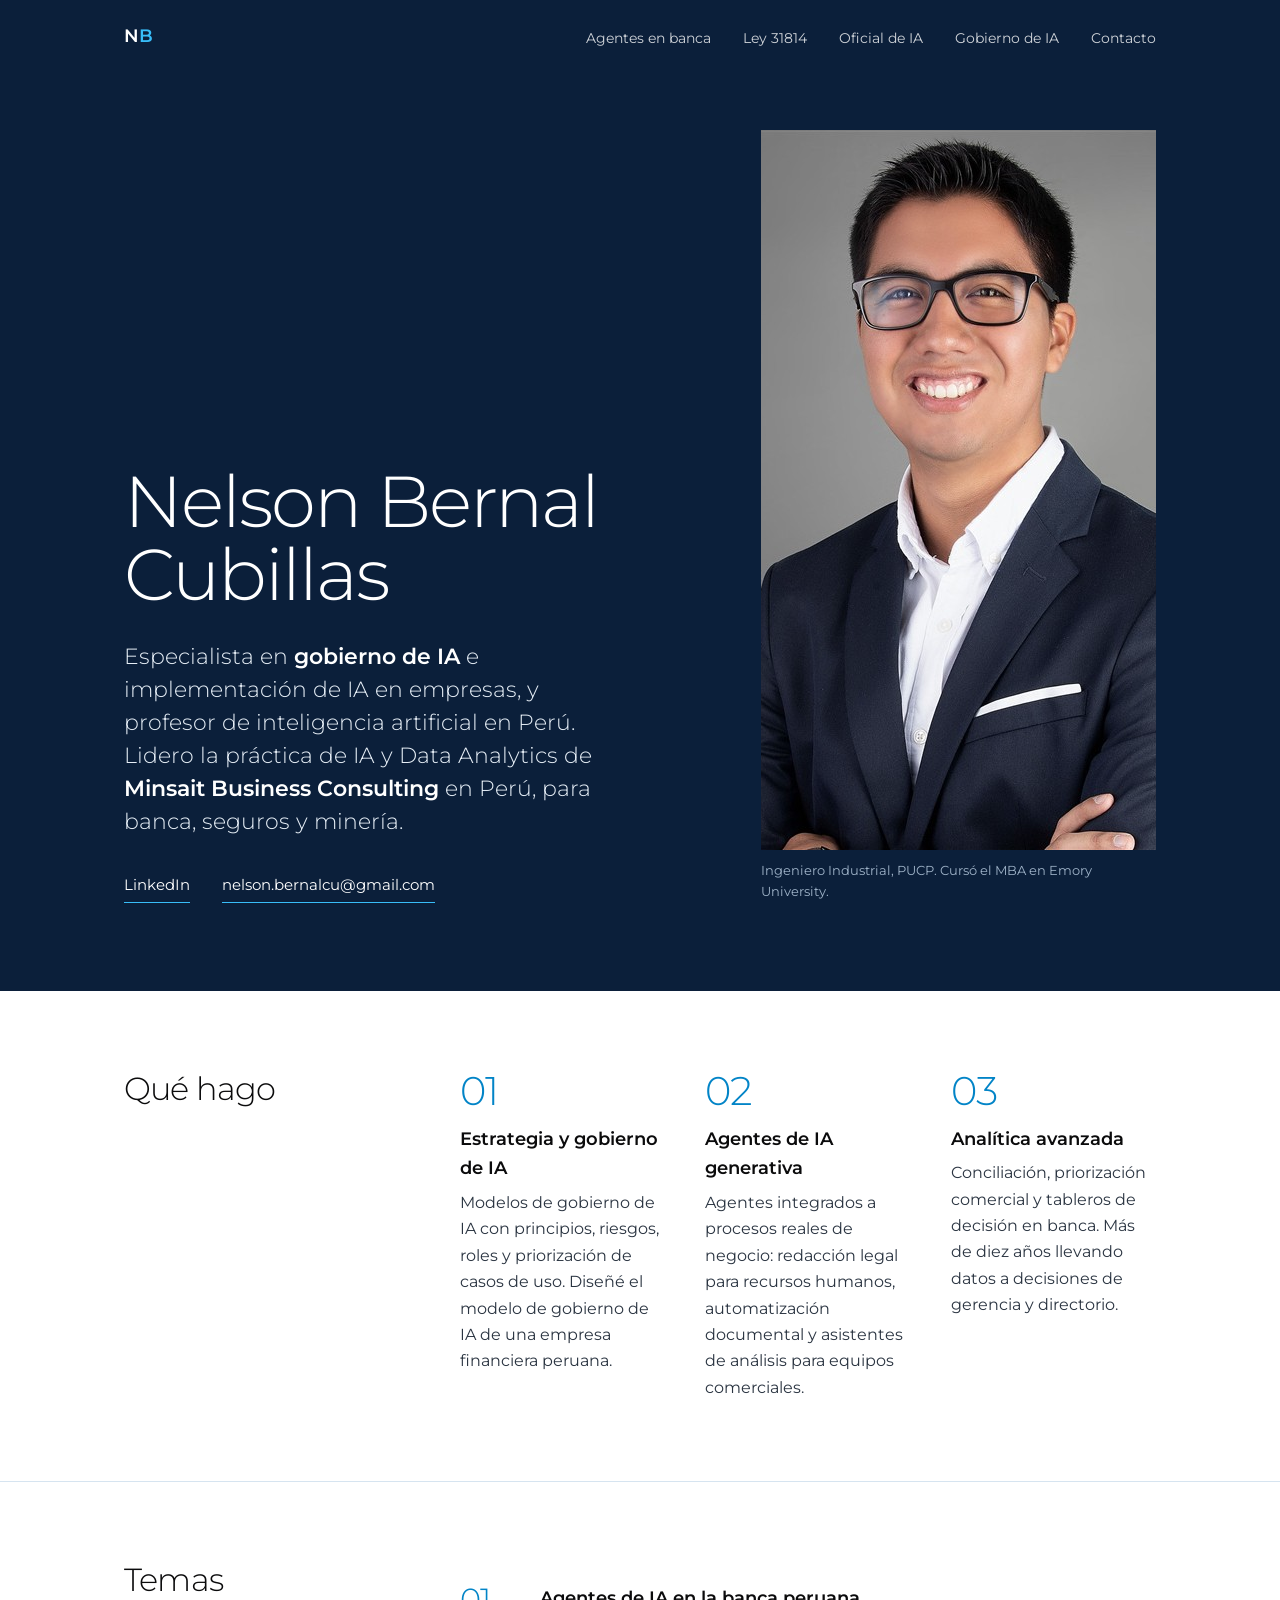
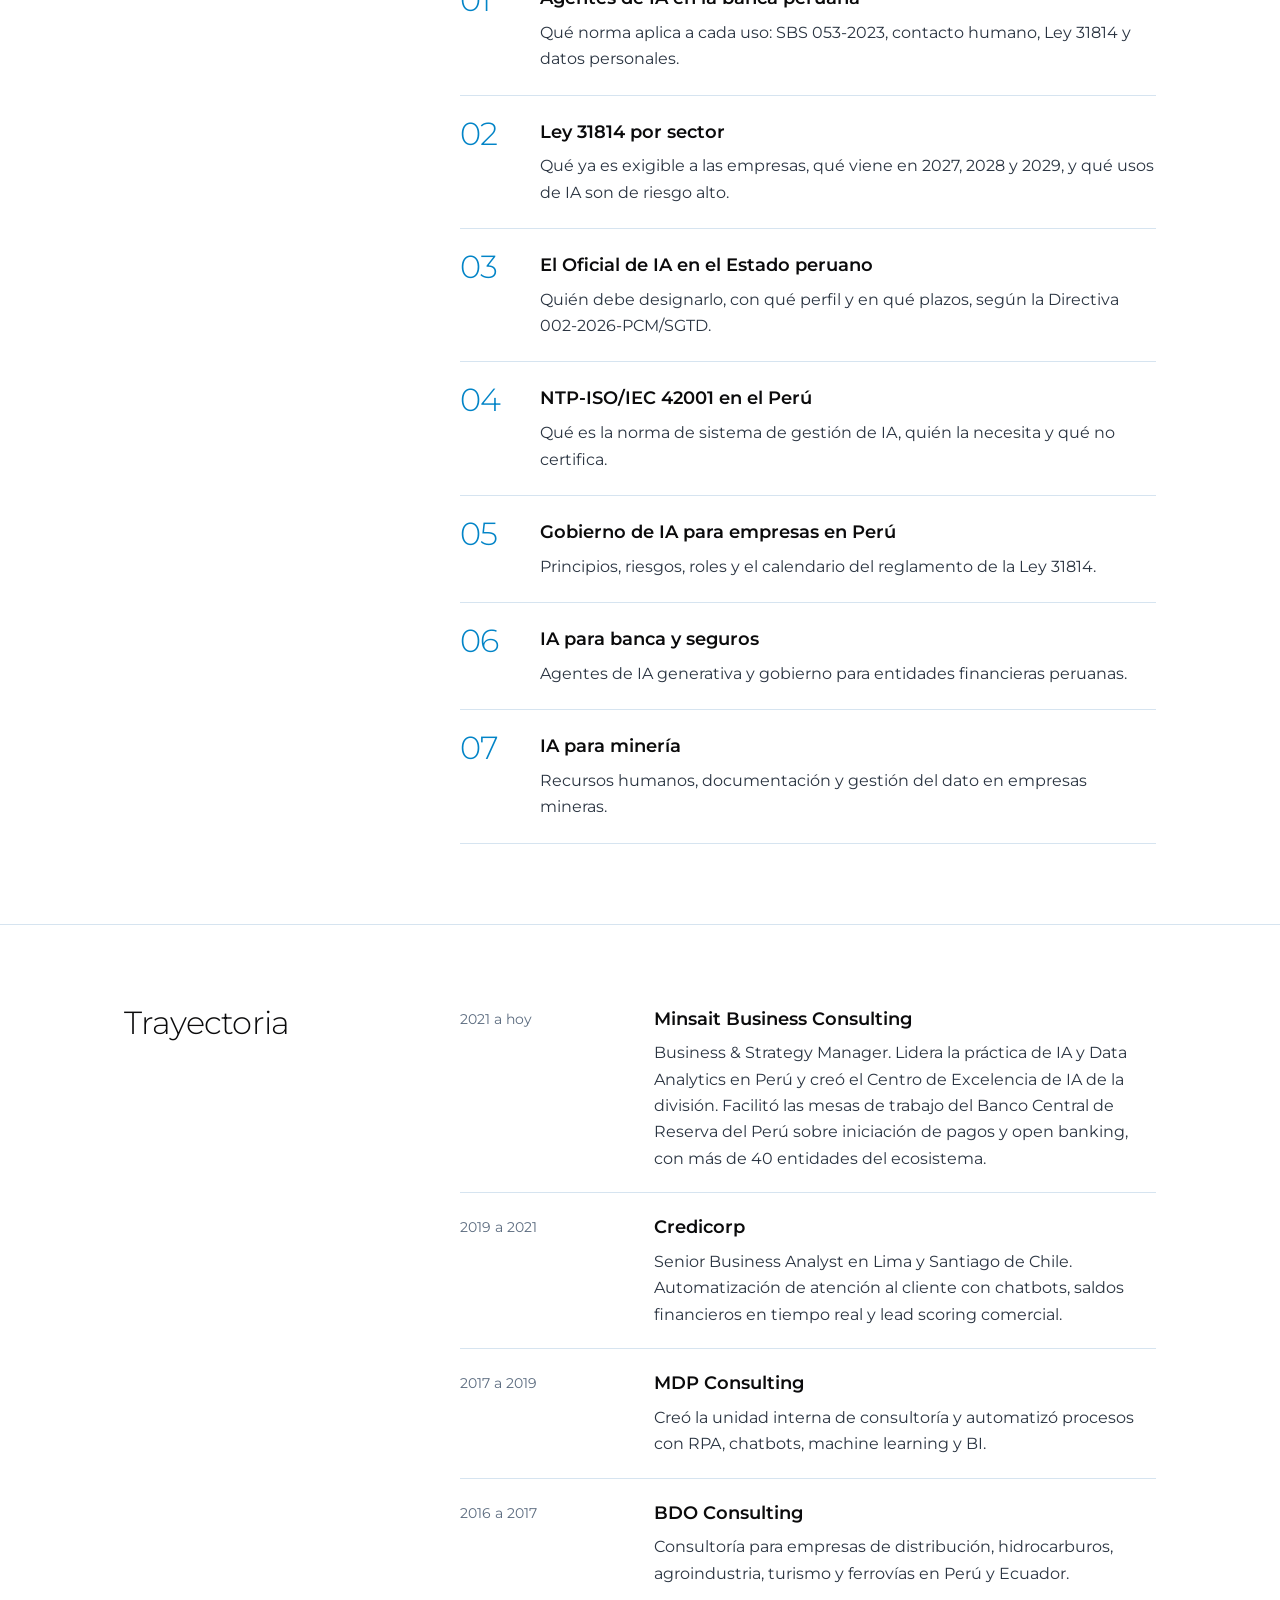
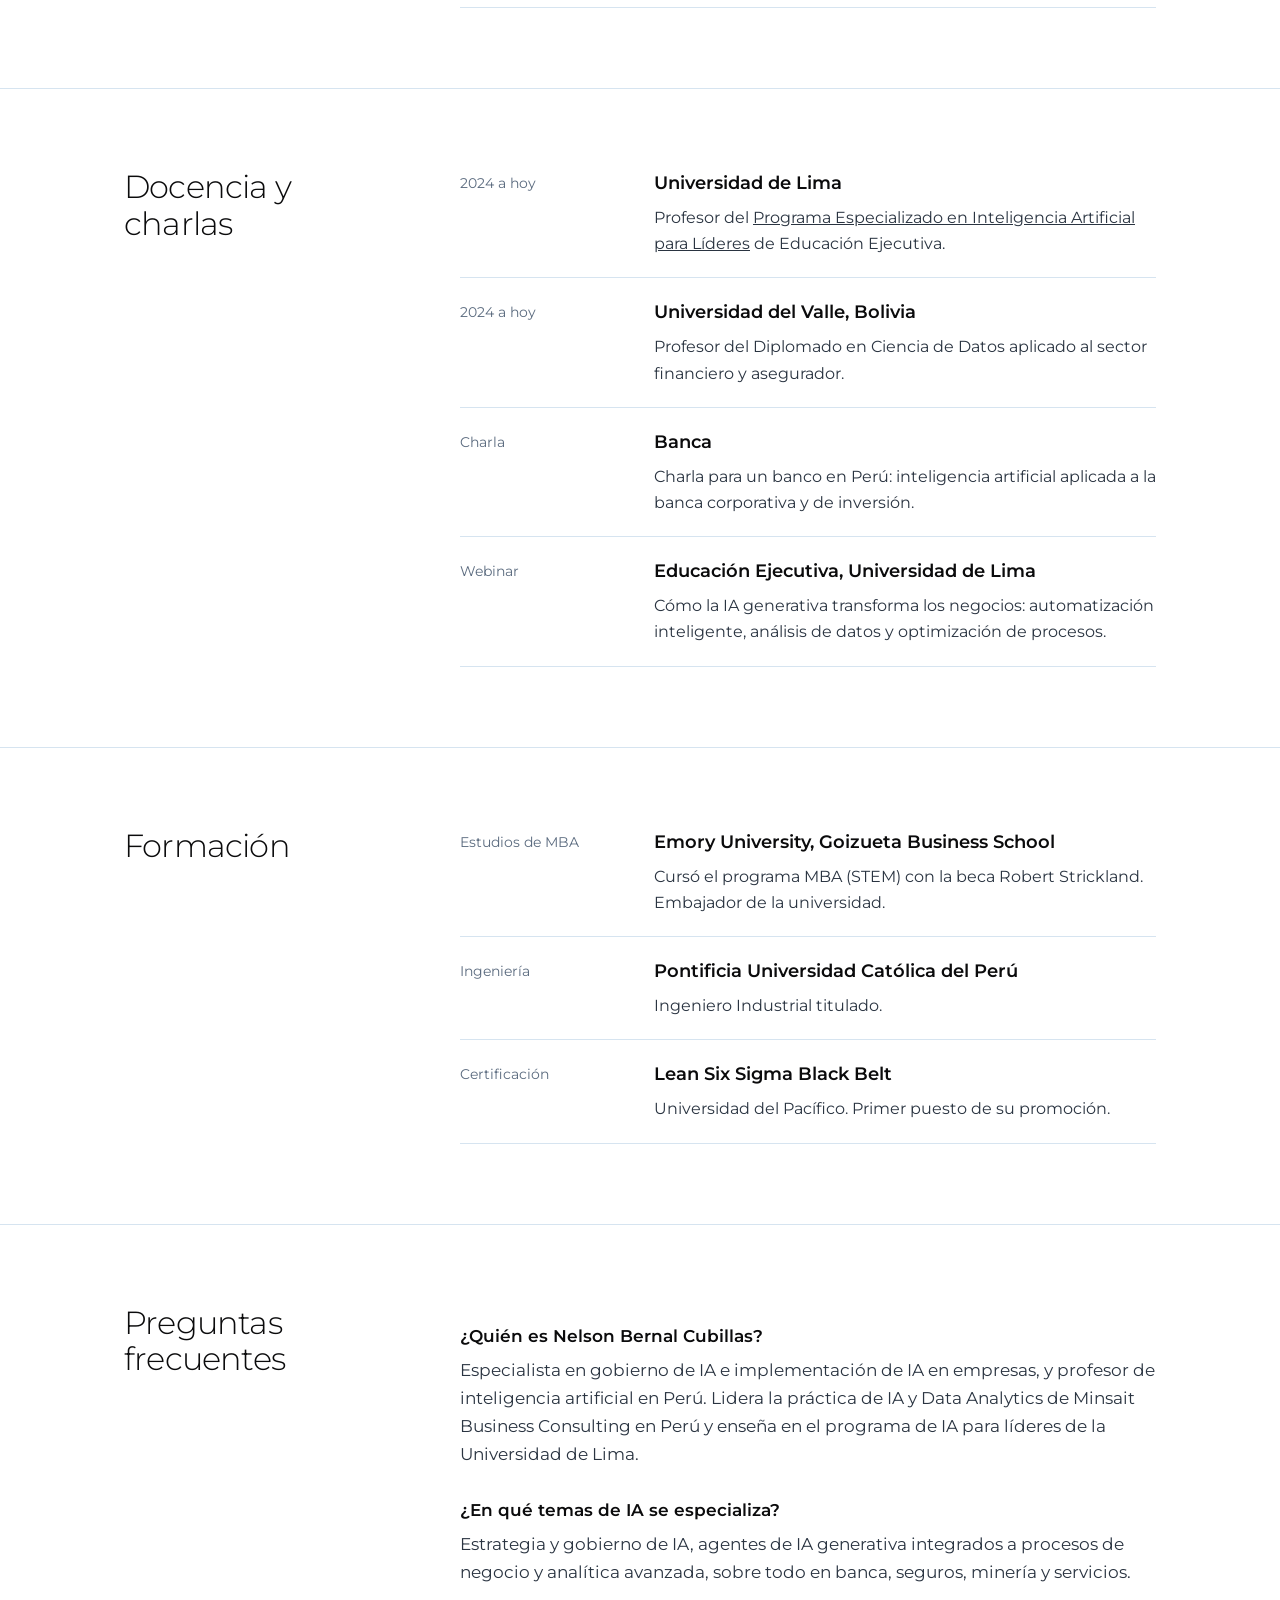
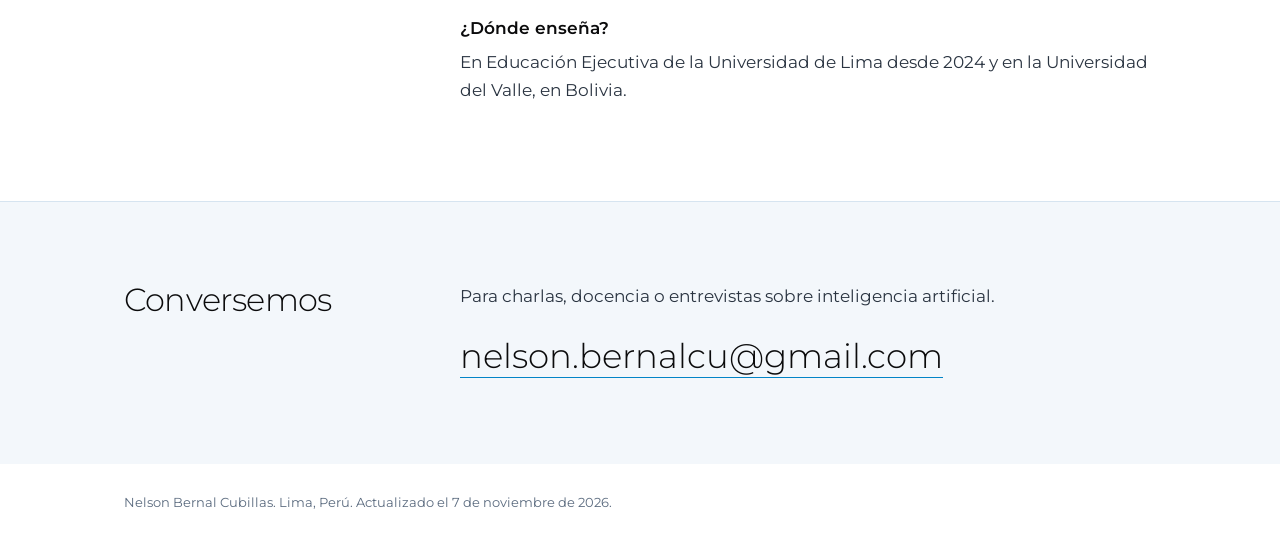
<file: index.html>
<!doctype html>
<html lang="es-PE">
<head>
<meta charset="utf-8">
<meta name="viewport" content="width=device-width, initial-scale=1">
<title>Nelson Bernal Cubillas | Especialista en gobierno de IA e implementación de IA en Perú</title>
<meta name="description" content="Nelson Bernal Cubillas es especialista en gobierno de IA e implementación de IA en empresas, y profesor de inteligencia artificial en Perú. Lidera la práctica de IA y Data Analytics de Minsait Perú: estrategia y gobierno de IA, agentes de IA generativa y analítica avanzada para banca, seguros y minería.">
<link rel="canonical" href="https://nelson2206.github.io/nelson-bernal-cubillas/">
<link rel="icon" href="favicon.svg" type="image/svg+xml">
<meta property="og:type" content="profile">
<meta property="og:title" content="Nelson Bernal Cubillas | Especialista en gobierno de IA e implementación de IA en Perú">
<meta property="og:description" content="Estrategia y gobierno de IA, agentes de IA generativa y analítica avanzada para banca, seguros y minería.">
<meta property="og:url" content="https://nelson2206.github.io/nelson-bernal-cubillas/">
<meta property="og:image" content="https://nelson2206.github.io/nelson-bernal-cubillas/nelson-bernal-cubillas.jpg">
<meta property="og:locale" content="es_PE">
<meta name="twitter:card" content="summary">
<link rel="preconnect" href="https://fonts.googleapis.com">
<link rel="preconnect" href="https://fonts.gstatic.com" crossorigin>
<link href="https://fonts.googleapis.com/css2?family=Montserrat:wght@300;400;600&display=swap" rel="stylesheet">

<script type="application/ld+json">
{
  "@context": "https://schema.org",
  "@graph": [
    {
      "@type": "ProfilePage",
      "@id": "https://nelson2206.github.io/nelson-bernal-cubillas/#page",
      "url": "https://nelson2206.github.io/nelson-bernal-cubillas/",
      "name": "Nelson Bernal Cubillas",
      "inLanguage": "es-PE",
      "dateModified": "2026-11-08",
      "mainEntity": {
        "@id": "https://nelson2206.github.io/nelson-bernal-cubillas/#person"
      }
    },
    {
      "@type": "Person",
      "@id": "https://nelson2206.github.io/nelson-bernal-cubillas/#person",
      "name": "Nelson Bernal Cubillas",
      "alternateName": [
        "Nelson Eduardo Bernal Cubillas",
        "Nelson Bernal"
      ],
      "givenName": "Nelson",
      "familyName": "Bernal Cubillas",
      "description": "Especialista en gobierno de IA e implementación de IA en empresas, y profesor de inteligencia artificial en Perú. Lidera la práctica de IA y Data Analytics de Minsait Business Consulting en Perú.",
      "jobTitle": "Líder de la práctica de IA y Data Analytics, Minsait Business Consulting Perú",
      "image": "https://nelson2206.github.io/nelson-bernal-cubillas/nelson-bernal-cubillas.jpg",
      "url": "https://nelson2206.github.io/nelson-bernal-cubillas/",
      "email": "mailto:nelson.bernalcu@gmail.com",
      "nationality": {
        "@type": "Country",
        "name": "Perú"
      },
      "homeLocation": {
        "@type": "Place",
        "name": "Lima, Perú"
      },
      "worksFor": {
        "@type": "Organization",
        "name": "Minsait Business Consulting",
        "url": "https://www.minsait.com"
      },
      "hasOccupation": [
        {
          "@type": "Occupation",
          "name": "Consultor de inteligencia artificial",
          "occupationLocation": {
            "@type": "Country",
            "name": "Perú"
          }
        },
        {
          "@type": "Occupation",
          "name": "Profesor de posgrado en inteligencia artificial y ciencia de datos"
        }
      ],
      "alumniOf": [
        {
          "@type": "CollegeOrUniversity",
          "name": "Emory University, Goizueta Business School"
        },
        {
          "@type": "CollegeOrUniversity",
          "name": "Pontificia Universidad Católica del Perú"
        }
      ],
      "affiliation": [
        {
          "@type": "CollegeOrUniversity",
          "name": "Universidad de Lima",
          "url": "https://www.ulima.edu.pe/educacion-ejecutiva/programas-de-especializacion/pec-inteligencia-artificial"
        }
      ],
      "hasCredential": [
        {
          "@type": "EducationalOccupationalCredential",
          "name": "Ingeniero Industrial, Pontificia Universidad Católica del Perú"
        },
        {
          "@type": "EducationalOccupationalCredential",
          "name": "Lean Six Sigma Black Belt, Universidad del Pacífico"
        }
      ],
      "knowsAbout": [
        "Inteligencia artificial",
        "Estrategia de inteligencia artificial",
        "Gobierno de la inteligencia artificial",
        "IA generativa",
        "Agentes de IA",
        "Analítica avanzada",
        "Ciencia de datos",
        "Open banking",
        "Banca corporativa",
        "Transformación digital en minería"
      ],
      "knowsLanguage": [
        "es",
        "en"
      ],
      "sameAs": [
        "https://www.linkedin.com/in/nelson-bernal/"
      ],
      "subjectOf": [
        {
          "@type": "WebPage",
          "name": "Docentes del Programa Especializado en Inteligencia Artificial para Líderes, Universidad de Lima",
          "url": "https://www.ulima.edu.pe/educacion-ejecutiva/programas-de-especializacion/pec-inteligencia-artificial"
        },
        {
          "@type": "WebPage",
          "name": "Tesis de Nelson Eduardo Bernal Cubillas, Repositorio de Tesis PUCP",
          "url": "https://tesis.pucp.edu.pe/repositorio/handle/20.500.12404/13/browse?type=author&value=Bernal+Cubillas,+Nelson+Eduardo"
        }
      ]
    },
    {
      "@type": "FAQPage",
      "mainEntity": [
        {
          "@type": "Question",
          "name": "¿Quién es Nelson Bernal Cubillas?",
          "acceptedAnswer": {
            "@type": "Answer",
            "text": "Nelson Bernal Cubillas es especialista en gobierno de IA e implementación de IA en empresas, y profesor de inteligencia artificial en Perú. Lidera la práctica de IA y Data Analytics de Minsait Business Consulting en Perú y enseña en el Programa Especializado en Inteligencia Artificial para Líderes de la Universidad de Lima. Es Ingeniero Industrial por la PUCP y cursó el MBA en Emory University (Goizueta Business School)."
          }
        },
        {
          "@type": "Question",
          "name": "¿En qué temas de inteligencia artificial se especializa?",
          "acceptedAnswer": {
            "@type": "Answer",
            "text": "Estrategia y gobierno de IA, diseño e implementación de agentes de IA generativa integrados a procesos de negocio, y analítica avanzada. Trabaja principalmente con banca, seguros, minería y empresas de servicios."
          }
        },
        {
          "@type": "Question",
          "name": "¿Dónde enseña inteligencia artificial?",
          "acceptedAnswer": {
            "@type": "Answer",
            "text": "En el Programa Especializado en Inteligencia Artificial para Líderes de Educación Ejecutiva de la Universidad de Lima, desde 2024, y en el Diplomado en Ciencia de Datos aplicado al sector financiero y asegurador de la Universidad del Valle, en Bolivia."
          }
        },
        {
          "@type": "Question",
          "name": "¿Cómo contactar a Nelson Bernal Cubillas?",
          "acceptedAnswer": {
            "@type": "Answer",
            "text": "Por correo a nelson.bernalcu@gmail.com o por LinkedIn en linkedin.com/in/nelson-bernal."
          }
        }
      ]
    }
  ]
}
</script>

<link rel="stylesheet" href="styles.css">
</head>
<body>

<header class="top">
  <div class="wrap">
    <a class="mark" href="#">N<span>B</span></a>
    <nav aria-label="Secciones">
      <a href="agentes-ia-banca/">Agentes en banca</a>
      <a href="ley-31814/">Ley 31814</a>
      <a href="oficial-de-ia/">Oficial de IA</a>
      <a href="gobierno-de-ia/">Gobierno de IA</a>
      <a href="#contacto">Contacto</a>
    </nav>
  </div>
</header>

<main>
<div class="hero">
  <div class="wrap">
    <div>
      <h1>Nelson Bernal Cubillas</h1>
      <p class="lead">Especialista en <strong>gobierno de IA</strong> e implementación de IA en empresas, y profesor de inteligencia artificial en Perú. Lidero la práctica de IA y Data Analytics de <strong>Minsait Business Consulting</strong> en Perú, para banca, seguros y minería.</p>
      <div class="links">
        <a href="https://www.linkedin.com/in/nelson-bernal/" rel="me">LinkedIn</a>
        <a href="mailto:nelson.bernalcu@gmail.com">nelson.bernalcu@gmail.com</a>
      </div>
    </div>
    <figure>
      <img src="nelson-bernal-cubillas.jpg" alt="Nelson Bernal Cubillas, consultor de inteligencia artificial en Perú" width="720" height="720">
      <figcaption>Ingeniero Industrial, PUCP. Cursó el MBA en Emory University.</figcaption>
    </figure>
  </div>
</div>

<section id="practica">
  <div class="wrap grid">
    <h2>Qué hago</h2>
    <div class="three">
      <div>
        <div class="num">01</div>
        <h3>Estrategia y gobierno de IA</h3>
        <p>Modelos de gobierno de IA con principios, riesgos, roles y priorización de casos de uso. Diseñé el modelo de gobierno de IA de una empresa financiera peruana.</p>
      </div>
      <div>
        <div class="num">02</div>
        <h3>Agentes de IA generativa</h3>
        <p>Agentes integrados a procesos reales de negocio: redacción legal para recursos humanos, automatización documental y asistentes de análisis para equipos comerciales.</p>
      </div>
      <div>
        <div class="num">03</div>
        <h3>Analítica avanzada</h3>
        <p>Conciliación, priorización comercial y tableros de decisión en banca. Más de diez años llevando datos a decisiones de gerencia y directorio.</p>
      </div>
    </div>
  </div>
</section>


<section id="temas">
  <div class="wrap grid">
    <h2>Temas</h2>
    <ul class="topics">
      <li><a href="agentes-ia-banca/"><div class="num">01</div><div><h3>Agentes de IA en la banca peruana</h3><p>Qué norma aplica a cada uso: SBS 053-2023, contacto humano, Ley 31814 y datos personales.</p></div></a></li>
      <li><a href="ley-31814/"><div class="num">02</div><div><h3>Ley 31814 por sector</h3><p>Qué ya es exigible a las empresas, qué viene en 2027, 2028 y 2029, y qué usos de IA son de riesgo alto.</p></div></a></li>
      <li><a href="oficial-de-ia/"><div class="num">03</div><div><h3>El Oficial de IA en el Estado peruano</h3><p>Quién debe designarlo, con qué perfil y en qué plazos, según la Directiva 002-2026-PCM/SGTD.</p></div></a></li>
      <li><a href="iso-42001/"><div class="num">04</div><div><h3>NTP-ISO/IEC 42001 en el Perú</h3><p>Qué es la norma de sistema de gestión de IA, quién la necesita y qué no certifica.</p></div></a></li>
      <li><a href="gobierno-de-ia/"><div class="num">05</div><div><h3>Gobierno de IA para empresas en Perú</h3><p>Principios, riesgos, roles y el calendario del reglamento de la Ley 31814.</p></div></a></li>
      <li><a href="ia-banca-seguros/"><div class="num">06</div><div><h3>IA para banca y seguros</h3><p>Agentes de IA generativa y gobierno para entidades financieras peruanas.</p></div></a></li>
      <li><a href="ia-mineria/"><div class="num">07</div><div><h3>IA para minería</h3><p>Recursos humanos, documentación y gestión del dato en empresas mineras.</p></div></a></li>
    </ul>
  </div>
</section>

<section id="trayectoria">
  <div class="wrap grid">
    <h2>Trayectoria</h2>
    <ul class="list">
      <li><span class="when">2021 a hoy</span><div><h3>Minsait Business Consulting</h3><p>Business &amp; Strategy Manager. Lidera la práctica de IA y Data Analytics en Perú y creó el Centro de Excelencia de IA de la división. Facilitó las mesas de trabajo del Banco Central de Reserva del Perú sobre iniciación de pagos y open banking, con más de 40 entidades del ecosistema.</p></div></li>
      <li><span class="when">2019 a 2021</span><div><h3>Credicorp</h3><p>Senior Business Analyst en Lima y Santiago de Chile. Automatización de atención al cliente con chatbots, saldos financieros en tiempo real y lead scoring comercial.</p></div></li>
      <li><span class="when">2017 a 2019</span><div><h3>MDP Consulting</h3><p>Creó la unidad interna de consultoría y automatizó procesos con RPA, chatbots, machine learning y BI.</p></div></li>
      <li><span class="when">2016 a 2017</span><div><h3>BDO Consulting</h3><p>Consultoría para empresas de distribución, hidrocarburos, agroindustria, turismo y ferrovías en Perú y Ecuador.</p></div></li>
    </ul>
  </div>
</section>

<section id="docencia">
  <div class="wrap grid">
    <h2>Docencia y charlas</h2>
    <ul class="list">
      <li><span class="when">2024 a hoy</span><div><h3>Universidad de Lima</h3><p>Profesor del <a href="https://www.ulima.edu.pe/educacion-ejecutiva/programas-de-especializacion/pec-inteligencia-artificial">Programa Especializado en Inteligencia Artificial para Líderes</a> de Educación Ejecutiva.</p></div></li>
      <li><span class="when">2024 a hoy</span><div><h3>Universidad del Valle, Bolivia</h3><p>Profesor del Diplomado en Ciencia de Datos aplicado al sector financiero y asegurador.</p></div></li>
      <li><span class="when">Charla</span><div><h3>Banca</h3><p>Charla para un banco en Perú: inteligencia artificial aplicada a la banca corporativa y de inversión.</p></div></li>
      <li><span class="when">Webinar</span><div><h3>Educación Ejecutiva, Universidad de Lima</h3><p>Cómo la IA generativa transforma los negocios: automatización inteligente, análisis de datos y optimización de procesos.</p></div></li>
    </ul>
  </div>
</section>

<section id="formacion">
  <div class="wrap grid">
    <h2>Formación</h2>
    <ul class="list">
      <li><span class="when">Estudios de MBA</span><div><h3>Emory University, Goizueta Business School</h3><p>Cursó el programa MBA (STEM) con la beca Robert Strickland. Embajador de la universidad.</p></div></li>
      <li><span class="when">Ingeniería</span><div><h3>Pontificia Universidad Católica del Perú</h3><p>Ingeniero Industrial titulado.</p></div></li>
      <li><span class="when">Certificación</span><div><h3>Lean Six Sigma Black Belt</h3><p>Universidad del Pacífico. Primer puesto de su promoción.</p></div></li>
    </ul>
  </div>
</section>

<section id="preguntas">
  <div class="wrap grid">
    <h2>Preguntas frecuentes</h2>
    <dl class="faq">
      <dt>¿Quién es Nelson Bernal Cubillas?</dt>
      <dd>Especialista en gobierno de IA e implementación de IA en empresas, y profesor de inteligencia artificial en Perú. Lidera la práctica de IA y Data Analytics de Minsait Business Consulting en Perú y enseña en el programa de IA para líderes de la Universidad de Lima.</dd>
      <dt>¿En qué temas de IA se especializa?</dt>
      <dd>Estrategia y gobierno de IA, agentes de IA generativa integrados a procesos de negocio y analítica avanzada, sobre todo en banca, seguros, minería y servicios.</dd>
      <dt>¿Dónde enseña?</dt>
      <dd>En Educación Ejecutiva de la Universidad de Lima desde 2024 y en la Universidad del Valle, en Bolivia.</dd>
    </dl>
  </div>
</section>

<section id="contacto" class="contact">
  <div class="wrap grid">
    <h2>Conversemos</h2>
    <div>
      <p style="margin:0 0 18px;color:#2A3441">Para charlas, docencia o entrevistas sobre inteligencia artificial.</p>
      <a class="big" href="mailto:nelson.bernalcu@gmail.com">nelson.bernalcu@gmail.com</a>
    </div>
  </div>
</section>
</main>

<footer>
  <div class="wrap">Nelson Bernal Cubillas. Lima, Perú. Actualizado el 7 de noviembre de 2026.</div>
</footer>

</body>
</html>
</file>
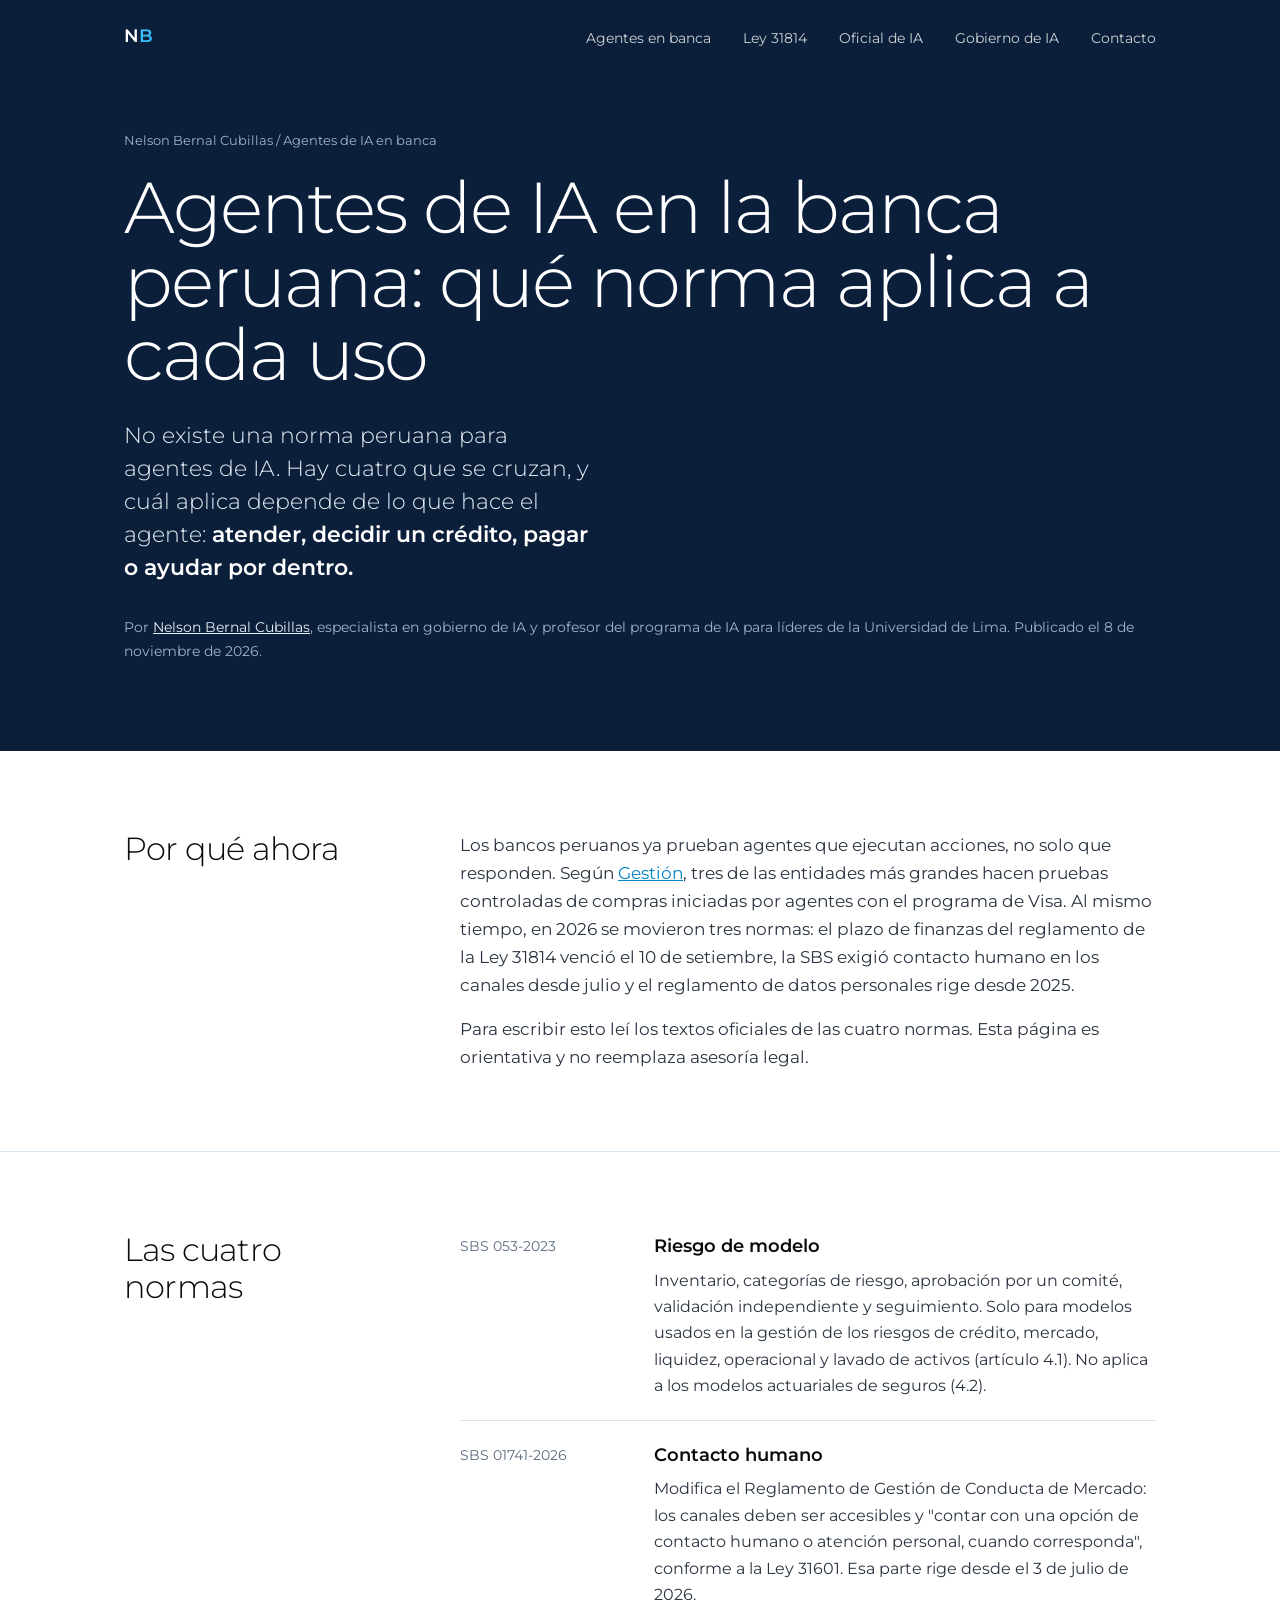
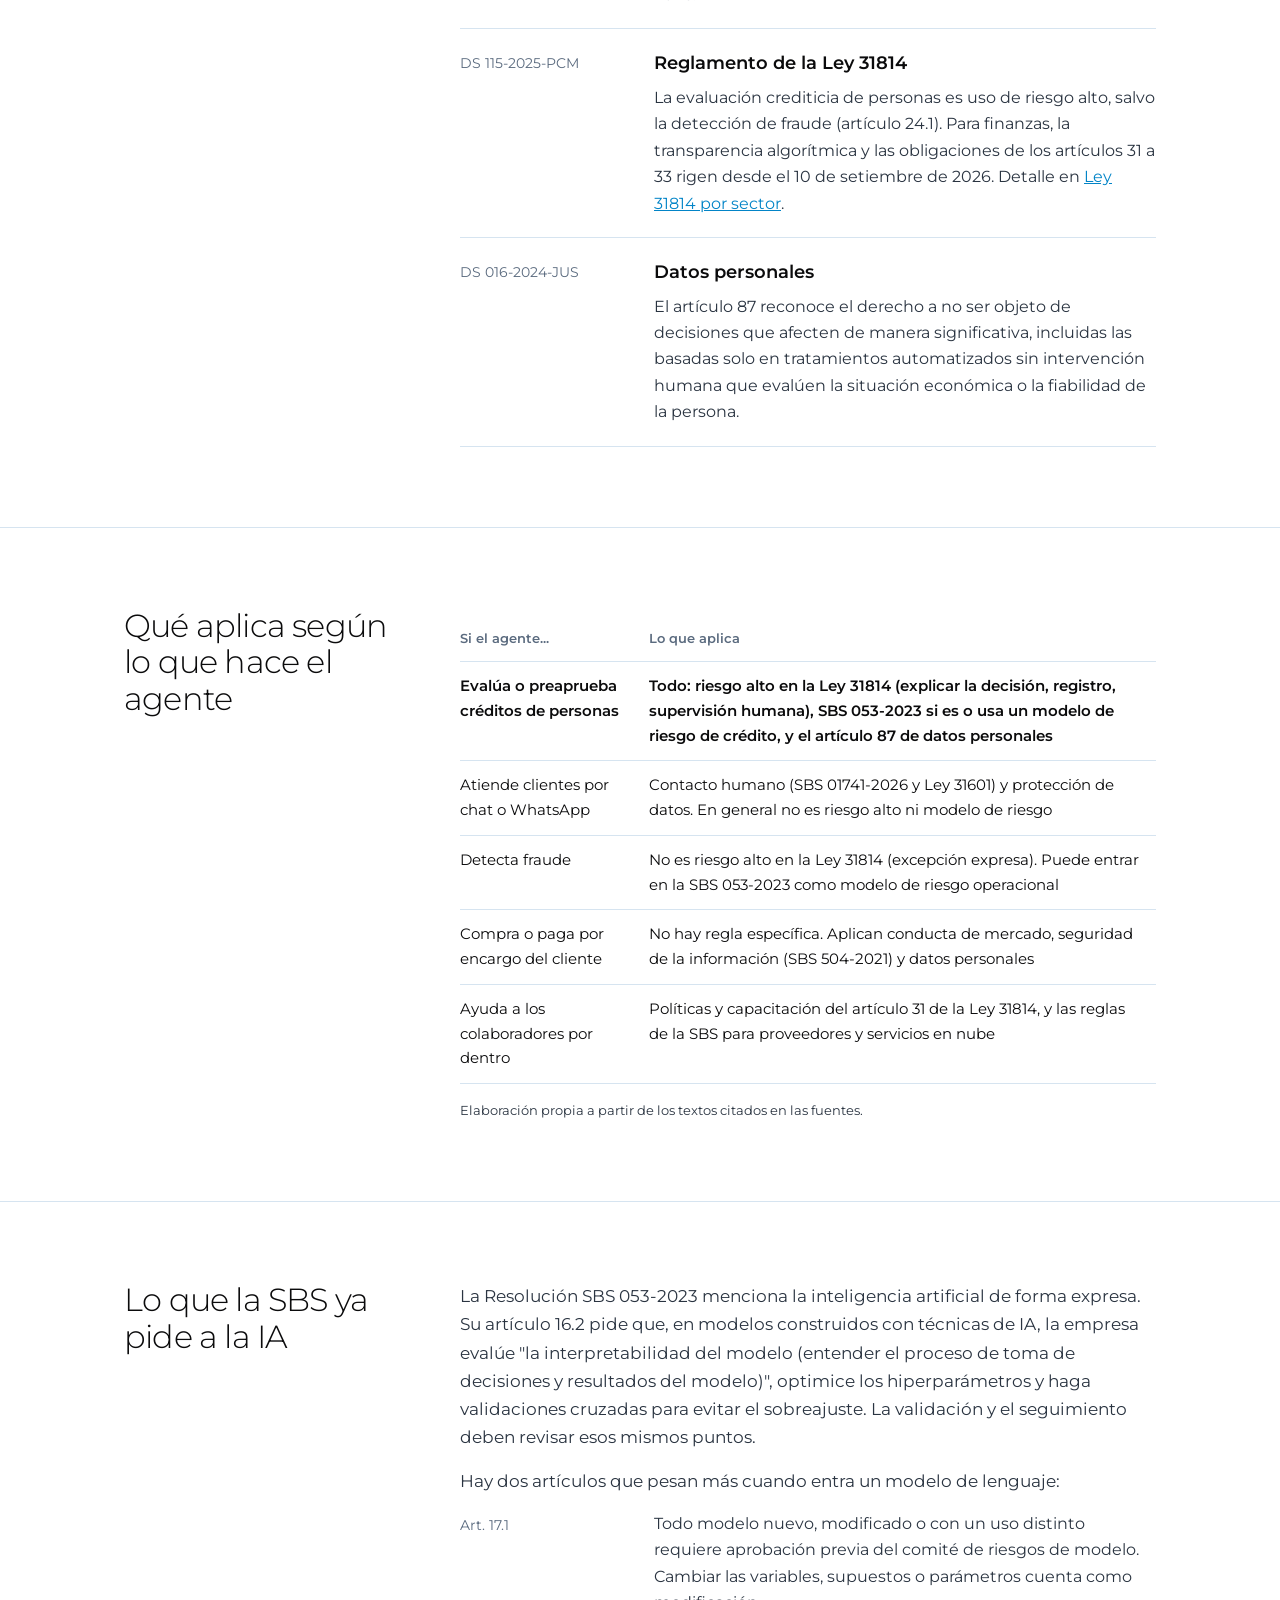
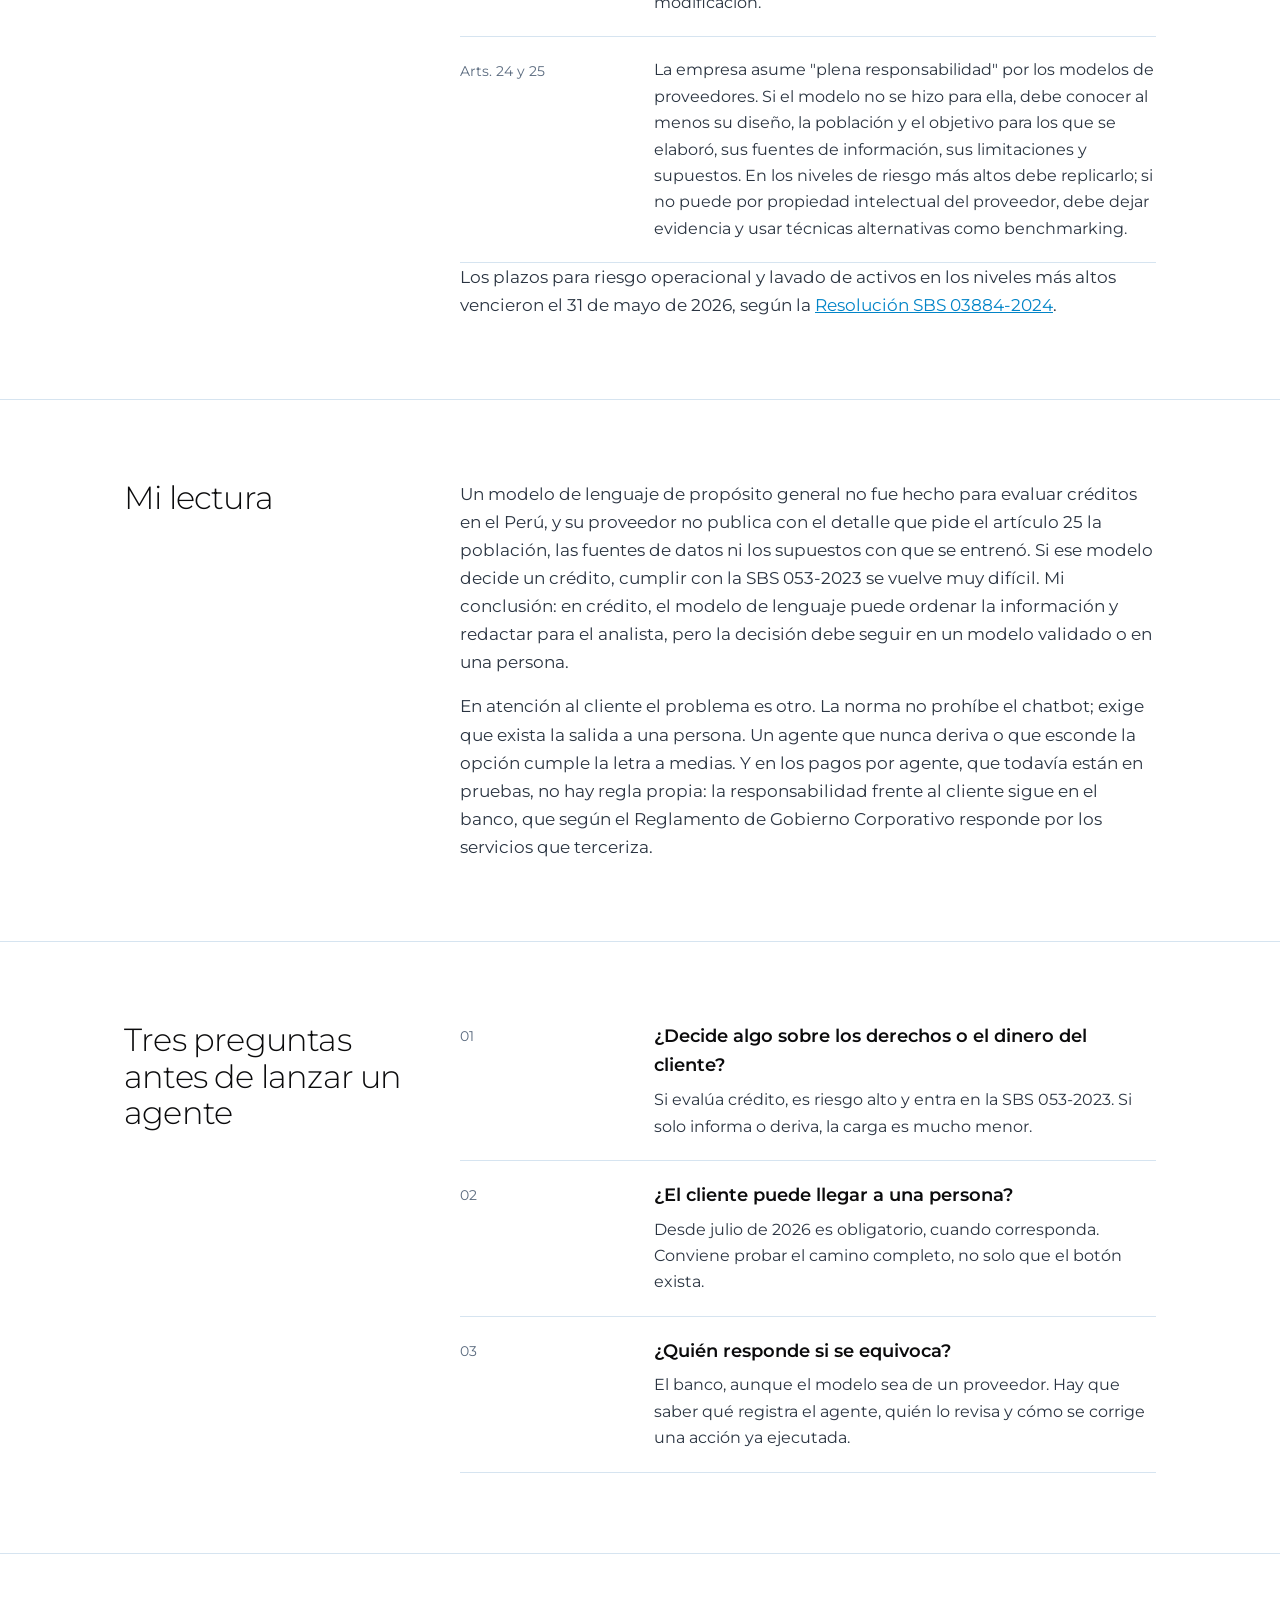
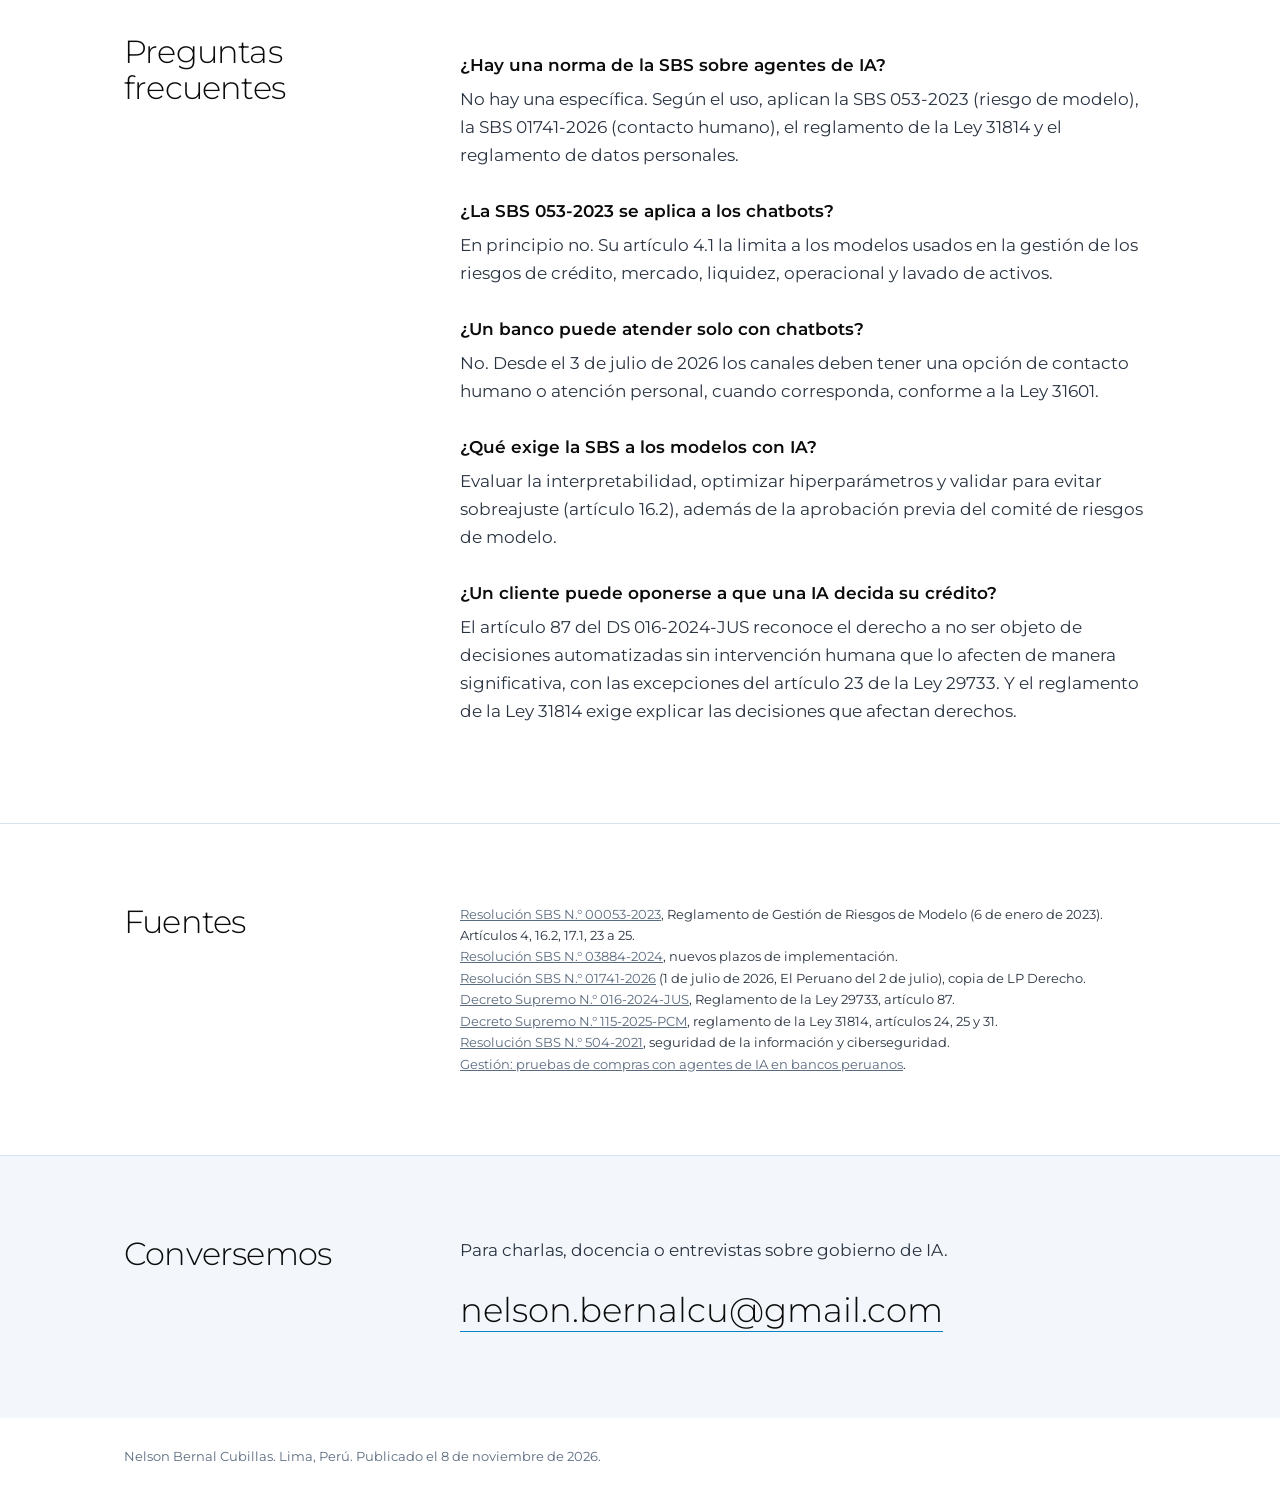
<file: agentes-ia-banca/index.html>
<!doctype html>
<html lang="es-PE">
<head>
<meta charset="utf-8">
<meta name="viewport" content="width=device-width, initial-scale=1">
<title>Agentes de IA en la banca peruana: qué norma aplica a cada uso | Nelson Bernal Cubillas</title>
<meta name="description" content="No hay una norma peruana para agentes de IA. Según lo que haga el agente, aplican la Resolución SBS 053-2023 de riesgo de modelo, la SBS 01741-2026 sobre contacto humano, el reglamento de la Ley 31814 y el de datos personales. Explicado con el texto oficial.">
<meta name="author" content="Nelson Bernal Cubillas">
<link rel="canonical" href="https://nelson2206.github.io/nelson-bernal-cubillas/agentes-ia-banca/">
<link rel="icon" href="../favicon.svg" type="image/svg+xml">
<meta property="og:type" content="article">
<meta property="og:title" content="Agentes de IA en la banca peruana: qué norma aplica a cada uso">
<meta property="og:description" content="SBS 053-2023, SBS 01741-2026, Ley 31814 y datos personales: qué exige cada una según lo que hace el agente.">
<meta property="og:url" content="https://nelson2206.github.io/nelson-bernal-cubillas/agentes-ia-banca/">
<meta property="og:image" content="https://nelson2206.github.io/nelson-bernal-cubillas/nelson-bernal-cubillas.jpg">
<meta property="og:locale" content="es_PE">
<meta property="article:published_time" content="2026-11-08">
<meta name="twitter:card" content="summary">
<link rel="preconnect" href="https://fonts.googleapis.com">
<link rel="preconnect" href="https://fonts.gstatic.com" crossorigin>
<link href="https://fonts.googleapis.com/css2?family=Montserrat:wght@300;400;600&display=swap" rel="stylesheet">
<link rel="stylesheet" href="../styles.css">
<script type="application/ld+json">
{
  "@context": "https://schema.org",
  "@graph": [
    {
      "@type": "Article",
      "@id": "https://nelson2206.github.io/nelson-bernal-cubillas/agentes-ia-banca/#article",
      "headline": "Agentes de IA en la banca peruana: qué norma aplica a cada uso",
      "description": "No hay una norma peruana para agentes de IA. Según lo que haga el agente, aplican la Resolución SBS 053-2023 de riesgo de modelo, la SBS 01741-2026 sobre contacto humano, el reglamento de la Ley 31814 y el de datos personales.",
      "inLanguage": "es-PE",
      "datePublished": "2026-11-08",
      "dateModified": "2026-11-08",
      "url": "https://nelson2206.github.io/nelson-bernal-cubillas/agentes-ia-banca/",
      "mainEntityOfPage": "https://nelson2206.github.io/nelson-bernal-cubillas/agentes-ia-banca/",
      "image": "https://nelson2206.github.io/nelson-bernal-cubillas/nelson-bernal-cubillas.jpg",
      "author": { "@id": "https://nelson2206.github.io/nelson-bernal-cubillas/#person" },
      "publisher": { "@id": "https://nelson2206.github.io/nelson-bernal-cubillas/#person" },
      "isPartOf": { "@id": "https://nelson2206.github.io/nelson-bernal-cubillas/#page" },
      "about": [
        { "@type": "Thing", "name": "Agentes de inteligencia artificial en banca" },
        { "@type": "Legislation", "name": "Resolución SBS N.° 00053-2023, Reglamento de Gestión de Riesgos de Modelo", "legislationDate": "2023-01-06", "legislationJurisdiction": "PE" },
        { "@type": "Legislation", "name": "Resolución SBS N.° 01741-2026", "legislationDate": "2026-07-01", "legislationJurisdiction": "PE" },
        { "@type": "Legislation", "name": "Decreto Supremo N.° 016-2024-JUS, Reglamento de la Ley de Protección de Datos Personales", "legislationJurisdiction": "PE" }
      ],
      "citation": [
        "https://busquedas.elperuano.pe/dispositivo/NL/2141173-1",
        "https://img.lpderecho.pe/wp-content/uploads/2026/07/Resolucion-SBS-01741-2026-LPDerecho.pdf",
        "https://img.lpderecho.pe/wp-content/uploads/2024/11/Decreto-Supremo-016-2024-JUS-LPDerecho.pdf",
        "https://busquedas.elperuano.pe/dispositivo/NL/2436426-1"
      ]
    },
    {
      "@type": "BreadcrumbList",
      "itemListElement": [
        { "@type": "ListItem", "position": 1, "name": "Nelson Bernal Cubillas", "item": "https://nelson2206.github.io/nelson-bernal-cubillas/" },
        { "@type": "ListItem", "position": 2, "name": "Agentes de IA en banca", "item": "https://nelson2206.github.io/nelson-bernal-cubillas/agentes-ia-banca/" }
      ]
    },
    {
      "@type": "FAQPage",
      "mainEntity": [
        {
          "@type": "Question",
          "name": "¿Hay una norma de la SBS sobre agentes de IA?",
          "acceptedAnswer": { "@type": "Answer", "text": "No hay una norma específica para agentes de IA. Según el uso, aplican la Resolución SBS 00053-2023 (riesgo de modelo, si el agente es o usa un modelo de gestión de riesgos), la Resolución SBS 01741-2026 (contacto humano en los canales), el reglamento de la Ley 31814 (si el uso es de riesgo alto, como la evaluación crediticia) y el reglamento de protección de datos personales (DS 016-2024-JUS)." }
        },
        {
          "@type": "Question",
          "name": "¿La Resolución SBS 053-2023 se aplica a los chatbots de los bancos?",
          "acceptedAnswer": { "@type": "Answer", "text": "En principio no. Su artículo 4.1 limita el reglamento a los modelos usados en la gestión de los riesgos de crédito, mercado, liquidez, operacional y lavado de activos. Un chatbot de atención no es uno de esos modelos, salvo que decida o calcule algo dentro de esa gestión de riesgos." }
        },
        {
          "@type": "Question",
          "name": "¿Un banco puede atender solo con chatbots?",
          "acceptedAnswer": { "@type": "Answer", "text": "No. Desde el 3 de julio de 2026, el Reglamento de Gestión de Conducta de Mercado, modificado por la Resolución SBS 01741-2026, exige que los canales tengan una opción de contacto humano o atención personal, cuando corresponda, conforme a la Ley 31601." }
        },
        {
          "@type": "Question",
          "name": "¿Qué exige la SBS a los modelos construidos con inteligencia artificial?",
          "acceptedAnswer": { "@type": "Answer", "text": "El artículo 16.2 de la Resolución SBS 00053-2023 pide, como mínimo, evaluar la interpretabilidad del modelo, optimizar sus hiperparámetros y hacer validaciones cruzadas u otras técnicas para evitar el sobreajuste. Además, todo modelo nuevo o modificado necesita aprobación previa del comité de riesgos de modelo." }
        },
        {
          "@type": "Question",
          "name": "¿Un cliente puede oponerse a que una IA decida sobre su crédito?",
          "acceptedAnswer": { "@type": "Answer", "text": "El artículo 87 del reglamento de la Ley 29733 (DS 016-2024-JUS) reconoce el derecho a no ser objeto de decisiones que afecten de manera significativa, incluidas las basadas solo en tratamientos automatizados sin intervención humana que evalúen la situación económica o la fiabilidad, con las excepciones del artículo 23 de la Ley. Además, el reglamento de la Ley 31814 clasifica la evaluación crediticia como uso de riesgo alto y exige explicar las decisiones que afectan derechos." }
        }
      ]
    }
  ]
}
</script>
</head>
<body>

<header class="top">
  <div class="wrap">
    <a class="mark" href="../">N<span>B</span></a>
    <nav aria-label="Secciones">
      <a href="../agentes-ia-banca/">Agentes en banca</a>
      <a href="../ley-31814/">Ley 31814</a>
      <a href="../oficial-de-ia/">Oficial de IA</a>
      <a href="../gobierno-de-ia/">Gobierno de IA</a>
      <a href="../#contacto">Contacto</a>
    </nav>
  </div>
</header>
<main>
<div class="hero">
  <div class="wrap" style="display:block">
    <p class="crumbs"><a href="../">Nelson Bernal Cubillas</a> / Agentes de IA en banca</p>
    <h1>Agentes de IA en la banca peruana: qué norma aplica a cada uso</h1>
    <p class="lead">No existe una norma peruana para agentes de IA. Hay cuatro que se cruzan, y cuál aplica depende de lo que hace el agente: <strong>atender, decidir un crédito, pagar o ayudar por dentro.</strong></p>
    <p class="byline">Por <a href="../" rel="author" style="color:#E6EEF6">Nelson Bernal Cubillas</a>, especialista en gobierno de IA y profesor del programa de IA para líderes de la Universidad de Lima. Publicado el 8 de noviembre de 2026.</p>
  </div>
</div>

<section>
  <div class="wrap grid">
    <h2>Por qué ahora</h2>
    <div class="prose">
      <p>Los bancos peruanos ya prueban agentes que ejecutan acciones, no solo que responden. Según <a href="https://gestion.pe/tu-dinero/bancos-agentes-de-ia-ya-hacen-compras-de-peruanos-en-3-entidades-mas-grandes-pueden-salirse-de-control-noticia/">Gestión</a>, tres de las entidades más grandes hacen pruebas controladas de compras iniciadas por agentes con el programa de Visa. Al mismo tiempo, en 2026 se movieron tres normas: el plazo de finanzas del reglamento de la Ley 31814 venció el 10 de setiembre, la SBS exigió contacto humano en los canales desde julio y el reglamento de datos personales rige desde 2025.</p>
      <p>Para escribir esto leí los textos oficiales de las cuatro normas. Esta página es orientativa y no reemplaza asesoría legal.</p>
    </div>
  </div>
</section>

<section>
  <div class="wrap grid">
    <h2>Las cuatro normas</h2>
    <ul class="list">
      <li><span class="when">SBS 053-2023</span><div><h3>Riesgo de modelo</h3><p>Inventario, categorías de riesgo, aprobación por un comité, validación independiente y seguimiento. Solo para modelos usados en la gestión de los riesgos de crédito, mercado, liquidez, operacional y lavado de activos (artículo 4.1). No aplica a los modelos actuariales de seguros (4.2).</p></div></li>
      <li><span class="when">SBS 01741-2026</span><div><h3>Contacto humano</h3><p>Modifica el Reglamento de Gestión de Conducta de Mercado: los canales deben ser accesibles y "contar con una opción de contacto humano o atención personal, cuando corresponda", conforme a la Ley 31601. Esa parte rige desde el 3 de julio de 2026.</p></div></li>
      <li><span class="when">DS 115-2025-PCM</span><div><h3>Reglamento de la Ley 31814</h3><p>La evaluación crediticia de personas es uso de riesgo alto, salvo la detección de fraude (artículo 24.1). Para finanzas, la transparencia algorítmica y las obligaciones de los artículos 31 a 33 rigen desde el 10 de setiembre de 2026. Detalle en <a href="../ley-31814/" style="color:var(--sky-dark)">Ley 31814 por sector</a>.</p></div></li>
      <li><span class="when">DS 016-2024-JUS</span><div><h3>Datos personales</h3><p>El artículo 87 reconoce el derecho a no ser objeto de decisiones que afecten de manera significativa, incluidas las basadas solo en tratamientos automatizados sin intervención humana que evalúen la situación económica o la fiabilidad de la persona.</p></div></li>
    </ul>
  </div>
</section>

<section>
  <div class="wrap grid">
    <h2>Qué aplica según lo que hace el agente</h2>
    <div class="prose">
      <div class="tablewrap">
        <table class="plazos">
          <thead><tr><th>Si el agente...</th><th>Lo que aplica</th></tr></thead>
          <tbody>
            <tr class="hit"><td>Evalúa o preaprueba créditos de personas</td><td>Todo: riesgo alto en la Ley 31814 (explicar la decisión, registro, supervisión humana), SBS 053-2023 si es o usa un modelo de riesgo de crédito, y el artículo 87 de datos personales</td></tr>
            <tr><td>Atiende clientes por chat o WhatsApp</td><td>Contacto humano (SBS 01741-2026 y Ley 31601) y protección de datos. En general no es riesgo alto ni modelo de riesgo</td></tr>
            <tr><td>Detecta fraude</td><td>No es riesgo alto en la Ley 31814 (excepción expresa). Puede entrar en la SBS 053-2023 como modelo de riesgo operacional</td></tr>
            <tr><td>Compra o paga por encargo del cliente</td><td>No hay regla específica. Aplican conducta de mercado, seguridad de la información (SBS 504-2021) y datos personales</td></tr>
            <tr><td>Ayuda a los colaboradores por dentro</td><td>Políticas y capacitación del artículo 31 de la Ley 31814, y las reglas de la SBS para proveedores y servicios en nube</td></tr>
          </tbody>
        </table>
      </div>
      <p class="src">Elaboración propia a partir de los textos citados en las fuentes.</p>
    </div>
  </div>
</section>

<section>
  <div class="wrap grid">
    <h2>Lo que la SBS ya pide a la IA</h2>
    <div class="prose">
      <p>La Resolución SBS 053-2023 menciona la inteligencia artificial de forma expresa. Su artículo 16.2 pide que, en modelos construidos con técnicas de IA, la empresa evalúe "la interpretabilidad del modelo (entender el proceso de toma de decisiones y resultados del modelo)", optimice los hiperparámetros y haga validaciones cruzadas para evitar el sobreajuste. La validación y el seguimiento deben revisar esos mismos puntos.</p>
      <p>Hay dos artículos que pesan más cuando entra un modelo de lenguaje:</p>
      <ul class="list">
        <li><span class="when">Art. 17.1</span><div><p>Todo modelo nuevo, modificado o con un uso distinto requiere aprobación previa del comité de riesgos de modelo. Cambiar las variables, supuestos o parámetros cuenta como modificación.</p></div></li>
        <li><span class="when">Arts. 24 y 25</span><div><p>La empresa asume "plena responsabilidad" por los modelos de proveedores. Si el modelo no se hizo para ella, debe conocer al menos su diseño, la población y el objetivo para los que se elaboró, sus fuentes de información, sus limitaciones y supuestos. En los niveles de riesgo más altos debe replicarlo; si no puede por propiedad intelectual del proveedor, debe dejar evidencia y usar técnicas alternativas como benchmarking.</p></div></li>
      </ul>
      <p>Los plazos para riesgo operacional y lavado de activos en los niveles más altos vencieron el 31 de mayo de 2026, según la <a href="https://busquedas.elperuano.pe/dispositivo/NL/2343661-1">Resolución SBS 03884-2024</a>.</p>
    </div>
  </div>
</section>

<section>
  <div class="wrap grid">
    <h2>Mi lectura</h2>
    <div class="prose">
      <p>Un modelo de lenguaje de propósito general no fue hecho para evaluar créditos en el Perú, y su proveedor no publica con el detalle que pide el artículo 25 la población, las fuentes de datos ni los supuestos con que se entrenó. Si ese modelo decide un crédito, cumplir con la SBS 053-2023 se vuelve muy difícil. Mi conclusión: en crédito, el modelo de lenguaje puede ordenar la información y redactar para el analista, pero la decisión debe seguir en un modelo validado o en una persona.</p>
      <p>En atención al cliente el problema es otro. La norma no prohíbe el chatbot; exige que exista la salida a una persona. Un agente que nunca deriva o que esconde la opción cumple la letra a medias. Y en los pagos por agente, que todavía están en pruebas, no hay regla propia: la responsabilidad frente al cliente sigue en el banco, que según el Reglamento de Gobierno Corporativo responde por los servicios que terceriza.</p>
    </div>
  </div>
</section>

<section>
  <div class="wrap grid">
    <h2>Tres preguntas antes de lanzar un agente</h2>
    <ul class="list">
      <li><span class="when">01</span><div><h3>¿Decide algo sobre los derechos o el dinero del cliente?</h3><p>Si evalúa crédito, es riesgo alto y entra en la SBS 053-2023. Si solo informa o deriva, la carga es mucho menor.</p></div></li>
      <li><span class="when">02</span><div><h3>¿El cliente puede llegar a una persona?</h3><p>Desde julio de 2026 es obligatorio, cuando corresponda. Conviene probar el camino completo, no solo que el botón exista.</p></div></li>
      <li><span class="when">03</span><div><h3>¿Quién responde si se equivoca?</h3><p>El banco, aunque el modelo sea de un proveedor. Hay que saber qué registra el agente, quién lo revisa y cómo se corrige una acción ya ejecutada.</p></div></li>
    </ul>
  </div>
</section>

<section id="preguntas">
  <div class="wrap grid">
    <h2>Preguntas frecuentes</h2>
    <dl class="faq">
      <dt>¿Hay una norma de la SBS sobre agentes de IA?</dt>
      <dd>No hay una específica. Según el uso, aplican la SBS 053-2023 (riesgo de modelo), la SBS 01741-2026 (contacto humano), el reglamento de la Ley 31814 y el reglamento de datos personales.</dd>
      <dt>¿La SBS 053-2023 se aplica a los chatbots?</dt>
      <dd>En principio no. Su artículo 4.1 la limita a los modelos usados en la gestión de los riesgos de crédito, mercado, liquidez, operacional y lavado de activos.</dd>
      <dt>¿Un banco puede atender solo con chatbots?</dt>
      <dd>No. Desde el 3 de julio de 2026 los canales deben tener una opción de contacto humano o atención personal, cuando corresponda, conforme a la Ley 31601.</dd>
      <dt>¿Qué exige la SBS a los modelos con IA?</dt>
      <dd>Evaluar la interpretabilidad, optimizar hiperparámetros y validar para evitar sobreajuste (artículo 16.2), además de la aprobación previa del comité de riesgos de modelo.</dd>
      <dt>¿Un cliente puede oponerse a que una IA decida su crédito?</dt>
      <dd>El artículo 87 del DS 016-2024-JUS reconoce el derecho a no ser objeto de decisiones automatizadas sin intervención humana que lo afecten de manera significativa, con las excepciones del artículo 23 de la Ley 29733. Y el reglamento de la Ley 31814 exige explicar las decisiones que afectan derechos.</dd>
    </dl>
  </div>
</section>

<section>
  <div class="wrap grid">
    <h2>Fuentes</h2>
    <div class="prose">
      <p class="src"><a href="https://busquedas.elperuano.pe/dispositivo/NL/2141173-1">Resolución SBS N.° 00053-2023</a>, Reglamento de Gestión de Riesgos de Modelo (6 de enero de 2023). Artículos 4, 16.2, 17.1, 23 a 25.<br>
      <a href="https://busquedas.elperuano.pe/dispositivo/NL/2343661-1">Resolución SBS N.° 03884-2024</a>, nuevos plazos de implementación.<br>
      <a href="https://img.lpderecho.pe/wp-content/uploads/2026/07/Resolucion-SBS-01741-2026-LPDerecho.pdf">Resolución SBS N.° 01741-2026</a> (1 de julio de 2026, El Peruano del 2 de julio), copia de LP Derecho.<br>
      <a href="https://img.lpderecho.pe/wp-content/uploads/2024/11/Decreto-Supremo-016-2024-JUS-LPDerecho.pdf">Decreto Supremo N.° 016-2024-JUS</a>, Reglamento de la Ley 29733, artículo 87.<br>
      <a href="https://busquedas.elperuano.pe/dispositivo/NL/2436426-1">Decreto Supremo N.° 115-2025-PCM</a>, reglamento de la Ley 31814, artículos 24, 25 y 31.<br>
      <a href="https://busquedas.elperuano.pe/dispositivo/NL/1929393-1">Resolución SBS N.° 504-2021</a>, seguridad de la información y ciberseguridad.<br>
      <a href="https://gestion.pe/tu-dinero/bancos-agentes-de-ia-ya-hacen-compras-de-peruanos-en-3-entidades-mas-grandes-pueden-salirse-de-control-noticia/">Gestión: pruebas de compras con agentes de IA en bancos peruanos</a>.</p>
    </div>
  </div>
</section>

<section class="contact" id="contacto">
  <div class="wrap grid">
    <h2>Conversemos</h2>
    <div>
      <p style="margin:0 0 18px;color:#2A3441">Para charlas, docencia o entrevistas sobre gobierno de IA.</p>
      <a class="big" href="mailto:nelson.bernalcu@gmail.com">nelson.bernalcu@gmail.com</a>
    </div>
  </div>
</section>
</main>
<footer>
  <div class="wrap">Nelson Bernal Cubillas. Lima, Perú. Publicado el 8 de noviembre de 2026.</div>
</footer>
</body>
</html>
</file>
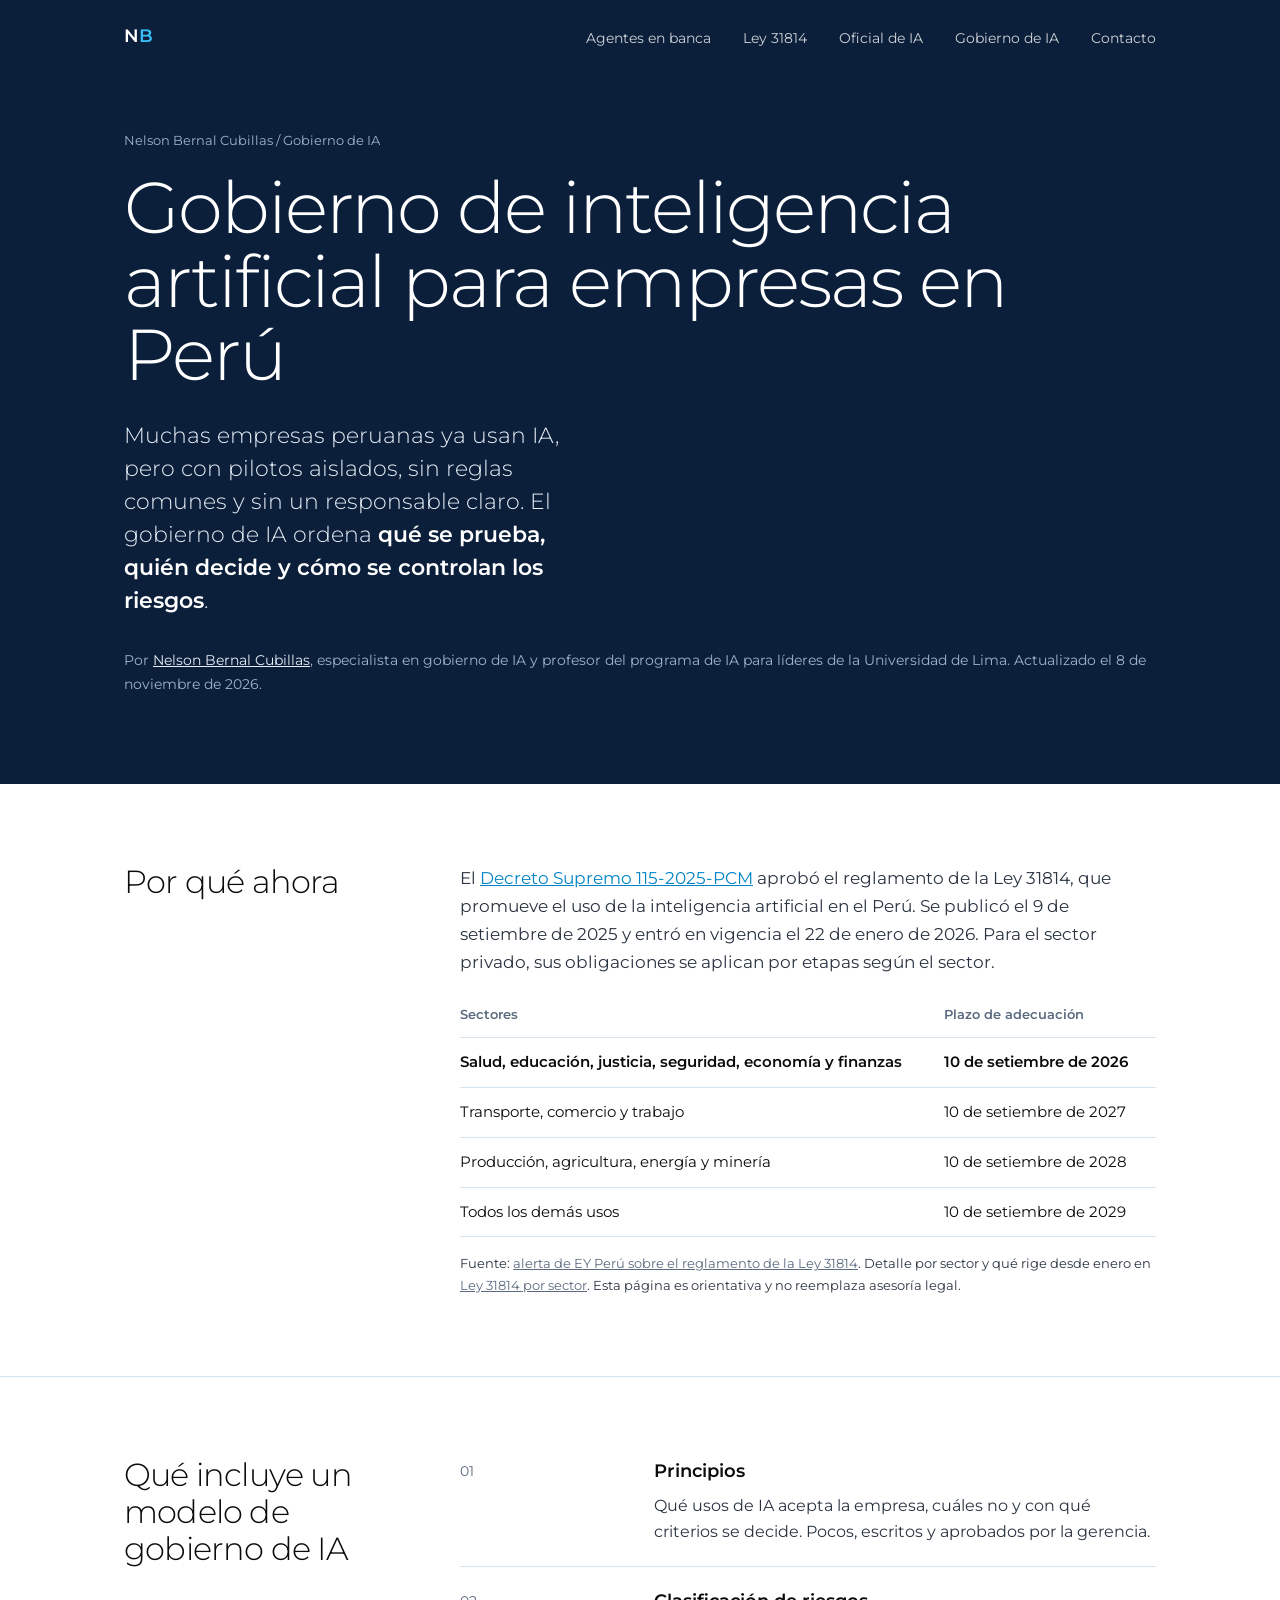
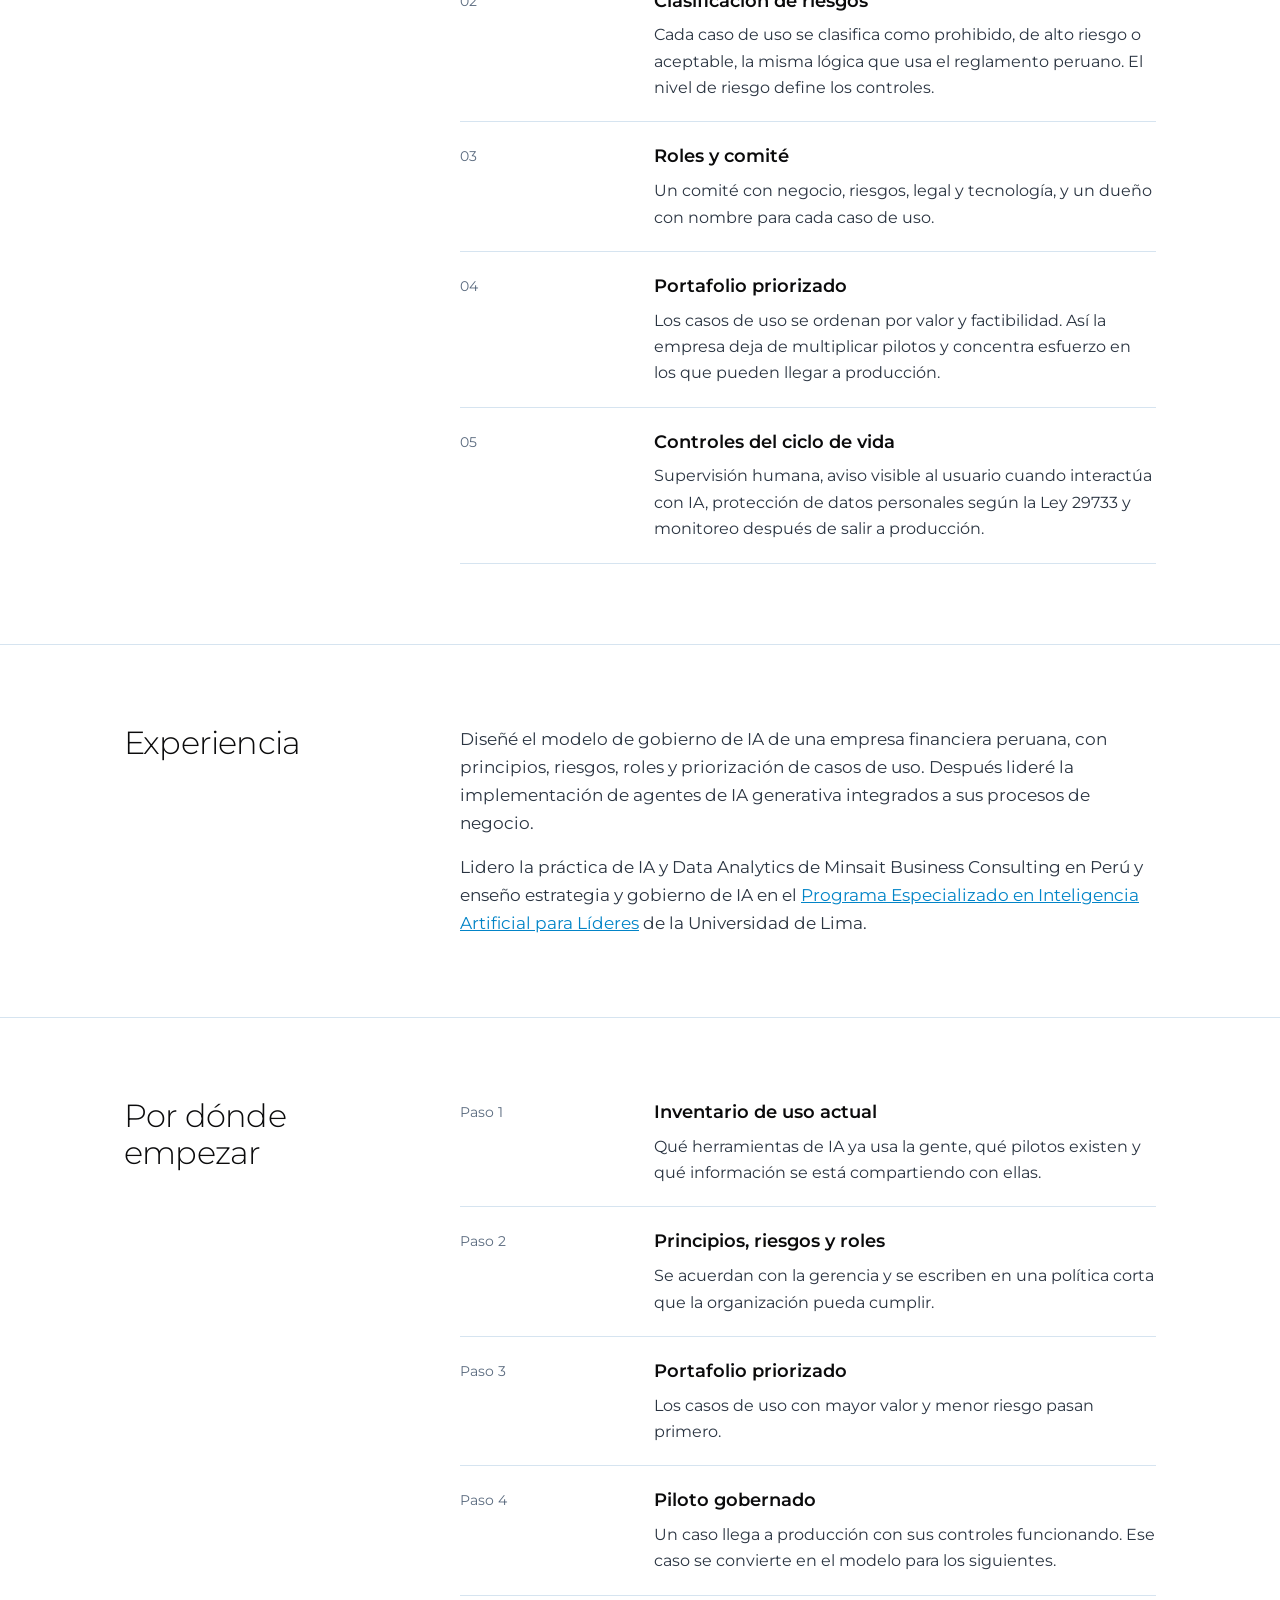
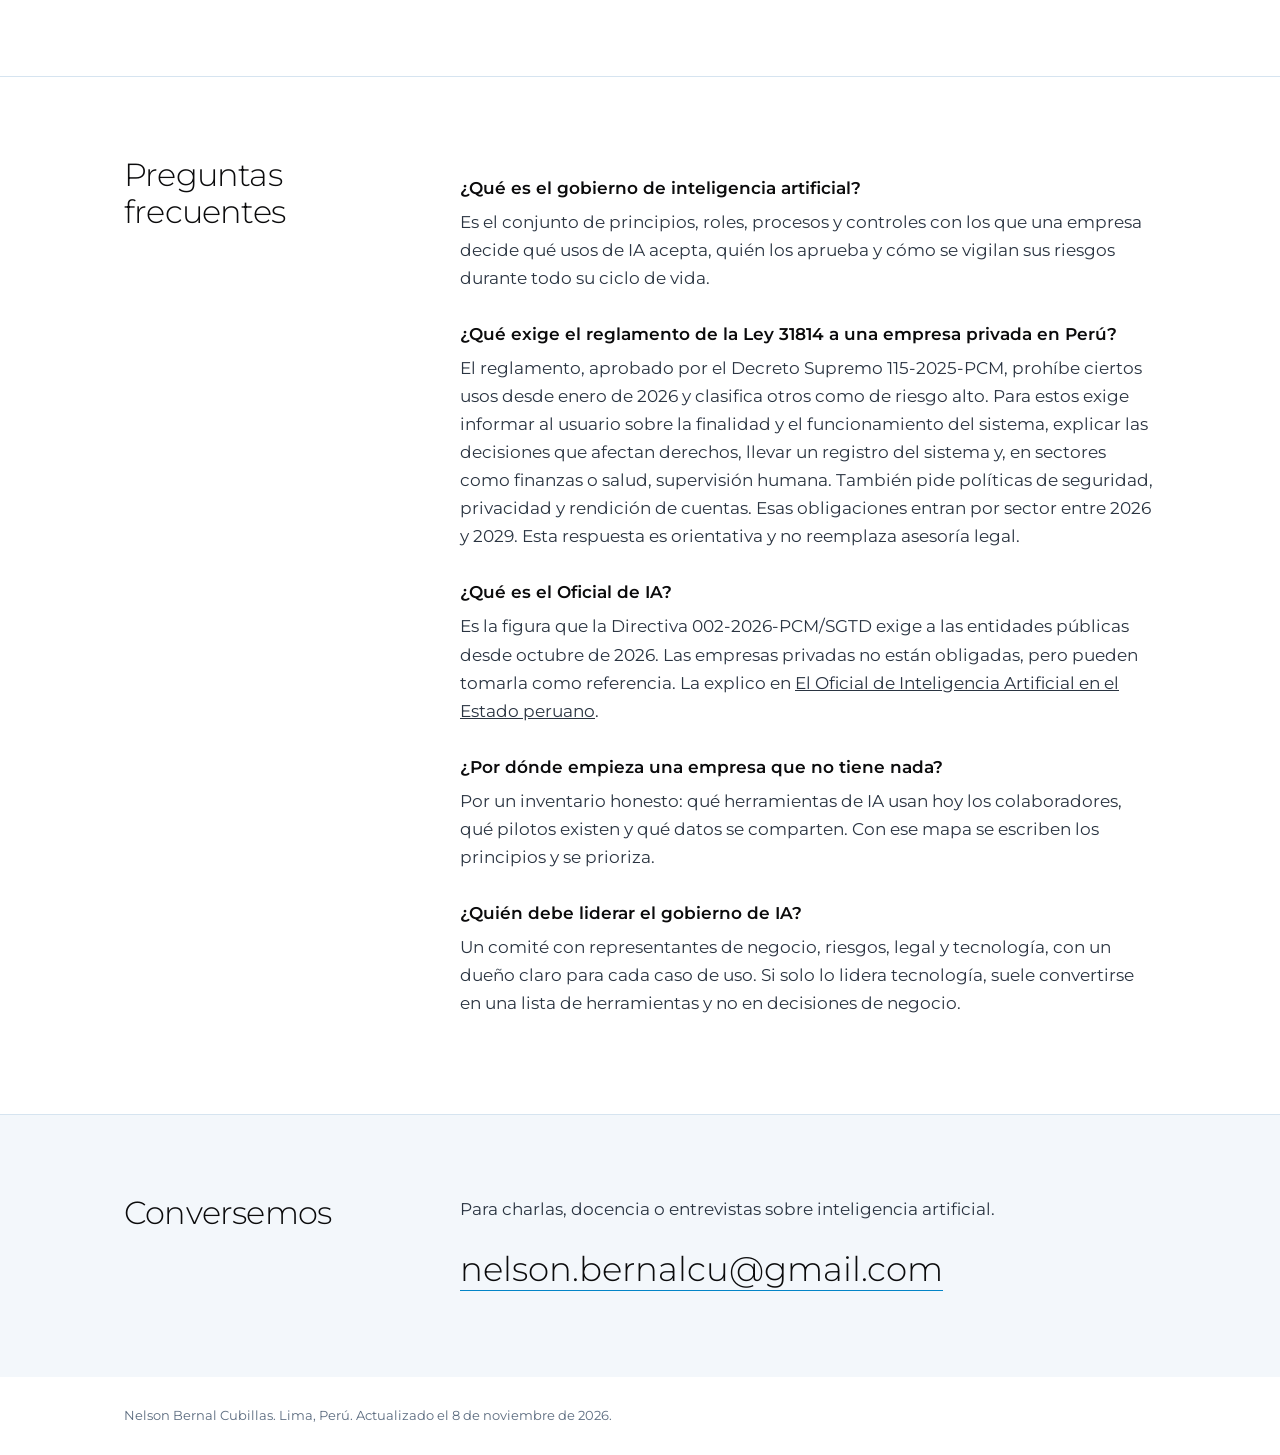
<file: gobierno-de-ia/index.html>
<!doctype html>
<html lang="es-PE">
<head>
<meta charset="utf-8">
<meta name="viewport" content="width=device-width, initial-scale=1">
<title>Gobierno de IA para empresas en Perú | Nelson Bernal Cubillas</title>
<meta name="description" content="Cómo diseñar el gobierno de inteligencia artificial de una empresa peruana: principios, riesgos, roles, priorización de casos de uso y adecuación al reglamento de la Ley 31814.">
<meta name="author" content="Nelson Bernal Cubillas">
<link rel="canonical" href="https://nelson2206.github.io/nelson-bernal-cubillas/gobierno-de-ia/">
<link rel="icon" href="../favicon.svg" type="image/svg+xml">
<meta property="og:type" content="article">
<meta property="og:title" content="Gobierno de IA para empresas en Perú | Nelson Bernal Cubillas">
<meta property="og:description" content="Cómo diseñar el gobierno de inteligencia artificial de una empresa peruana: principios, riesgos, roles, priorización de casos de uso y adecuación al reglamento de la Ley 31814.">
<meta property="og:url" content="https://nelson2206.github.io/nelson-bernal-cubillas/gobierno-de-ia/">
<meta property="og:image" content="https://nelson2206.github.io/nelson-bernal-cubillas/nelson-bernal-cubillas.jpg">
<meta property="og:locale" content="es_PE">
<meta name="twitter:card" content="summary">
<link rel="preconnect" href="https://fonts.googleapis.com">
<link rel="preconnect" href="https://fonts.gstatic.com" crossorigin>
<link href="https://fonts.googleapis.com/css2?family=Montserrat:wght@300;400;600&display=swap" rel="stylesheet">
<link rel="stylesheet" href="../styles.css">
<script type="application/ld+json">
{
  "@context": "https://schema.org",
  "@graph": [
    {
      "@type": "WebPage",
      "@id": "https://nelson2206.github.io/nelson-bernal-cubillas/gobierno-de-ia/#page",
      "url": "https://nelson2206.github.io/nelson-bernal-cubillas/gobierno-de-ia/",
      "name": "Gobierno de IA para empresas en Perú | Nelson Bernal Cubillas",
      "description": "Cómo diseñar el gobierno de inteligencia artificial de una empresa peruana: principios, riesgos, roles, priorización de casos de uso y adecuación al reglamento de la Ley 31814.",
      "inLanguage": "es-PE",
      "dateModified": "2026-11-08",
      "author": {
        "@id": "https://nelson2206.github.io/nelson-bernal-cubillas/#person"
      },
      "about": {
        "@id": "https://nelson2206.github.io/nelson-bernal-cubillas/gobierno-de-ia/#article"
      },
      "isPartOf": {
        "@id": "https://nelson2206.github.io/nelson-bernal-cubillas/#page"
      }
    },
    {
      "@type": "Article",
      "@id": "https://nelson2206.github.io/nelson-bernal-cubillas/gobierno-de-ia/#article",
      "headline": "Gobierno de IA para empresas en Perú",
      "description": "Cómo diseñar el gobierno de inteligencia artificial de una empresa peruana: principios, riesgos, roles, priorización de casos de uso y adecuación al reglamento de la Ley 31814.",
      "inLanguage": "es-PE",
      "datePublished": "2026-09-23",
      "dateModified": "2026-11-08",
      "url": "https://nelson2206.github.io/nelson-bernal-cubillas/gobierno-de-ia/",
      "mainEntityOfPage": {
        "@id": "https://nelson2206.github.io/nelson-bernal-cubillas/gobierno-de-ia/#page"
      },
      "image": "https://nelson2206.github.io/nelson-bernal-cubillas/nelson-bernal-cubillas.jpg",
      "author": {
        "@id": "https://nelson2206.github.io/nelson-bernal-cubillas/#person"
      },
      "publisher": {
        "@id": "https://nelson2206.github.io/nelson-bernal-cubillas/#person"
      },
      "about": {
        "@type": "Thing",
        "name": "Gobierno de la inteligencia artificial"
      }
    },
    {
      "@type": "BreadcrumbList",
      "itemListElement": [
        {
          "@type": "ListItem",
          "position": 1,
          "name": "Nelson Bernal Cubillas",
          "item": "https://nelson2206.github.io/nelson-bernal-cubillas/"
        },
        {
          "@type": "ListItem",
          "position": 2,
          "name": "Gobierno de IA",
          "item": "https://nelson2206.github.io/nelson-bernal-cubillas/gobierno-de-ia/"
        }
      ]
    },
    {
      "@type": "FAQPage",
      "mainEntity": [
        {
          "@type": "Question",
          "name": "¿Qué es el gobierno de inteligencia artificial?",
          "acceptedAnswer": {
            "@type": "Answer",
            "text": "Es el conjunto de principios, roles, procesos y controles con los que una empresa decide qué usos de IA acepta, quién los aprueba y cómo se vigilan sus riesgos durante todo su ciclo de vida."
          }
        },
        {
          "@type": "Question",
          "name": "¿Qué exige el reglamento de la Ley 31814 a una empresa privada en Perú?",
          "acceptedAnswer": {
            "@type": "Answer",
            "text": "El reglamento, aprobado por el Decreto Supremo 115-2025-PCM, prohíbe ciertos usos desde enero de 2026 y clasifica otros como de riesgo alto. Para estos exige informar al usuario sobre la finalidad y el funcionamiento del sistema, explicar las decisiones que afectan derechos, llevar un registro del sistema y, en sectores como finanzas o salud, supervisión humana. También pide políticas de seguridad, privacidad y rendición de cuentas. Esas obligaciones entran por sector entre 2026 y 2029. Esta respuesta es orientativa y no reemplaza asesoría legal."
          }
        },
        {
          "@type": "Question",
          "name": "¿Por dónde empieza una empresa que no tiene nada?",
          "acceptedAnswer": {
            "@type": "Answer",
            "text": "Por un inventario honesto: qué herramientas de IA usan hoy los colaboradores, qué pilotos existen y qué datos se comparten. Con ese mapa se escriben los principios y se prioriza."
          }
        },
        {
          "@type": "Question",
          "name": "¿Quién debe liderar el gobierno de IA?",
          "acceptedAnswer": {
            "@type": "Answer",
            "text": "Un comité con representantes de negocio, riesgos, legal y tecnología, con un dueño claro para cada caso de uso. Si solo lo lidera tecnología, suele convertirse en una lista de herramientas y no en decisiones de negocio."
          }
        }
      ]
    }
  ]
}
</script>
</head>
<body>

<header class="top">
  <div class="wrap">
    <a class="mark" href="../">N<span>B</span></a>
    <nav aria-label="Secciones">
      <a href="../agentes-ia-banca/">Agentes en banca</a>
      <a href="../ley-31814/">Ley 31814</a>
      <a href="../oficial-de-ia/">Oficial de IA</a>
      <a href="../gobierno-de-ia/">Gobierno de IA</a>
      <a href="../#contacto">Contacto</a>
    </nav>
  </div>
</header>
<main>
<div class="hero">
  <div class="wrap" style="display:block">
    <p class="crumbs"><a href="../">Nelson Bernal Cubillas</a> / Gobierno de IA</p>
    <h1>Gobierno de inteligencia artificial para empresas en Perú</h1>
    <p class="lead">Muchas empresas peruanas ya usan IA, pero con pilotos aislados, sin reglas comunes y sin un responsable claro. El gobierno de IA ordena <strong>qué se prueba, quién decide y cómo se controlan los riesgos</strong>.</p>
    <p class="byline">Por <a href="../" rel="author" style="color:#E6EEF6">Nelson Bernal Cubillas</a>, especialista en gobierno de IA y profesor del programa de IA para líderes de la Universidad de Lima. Actualizado el 8 de noviembre de 2026.</p>
  </div>
</div>

<section>
  <div class="wrap grid">
    <h2>Por qué ahora</h2>
    <div class="prose">
      <p>El <a href="https://busquedas.elperuano.pe/dispositivo/NL/2436426-1">Decreto Supremo 115-2025-PCM</a> aprobó el reglamento de la Ley 31814, que promueve el uso de la inteligencia artificial en el Perú. Se publicó el 9 de setiembre de 2025 y entró en vigencia el 22 de enero de 2026. Para el sector privado, sus obligaciones se aplican por etapas según el sector.</p>
      <div class="tablewrap">
        <table class="plazos">
          <thead><tr><th>Sectores</th><th>Plazo de adecuación</th></tr></thead>
          <tbody>
            <tr class="hit"><td>Salud, educación, justicia, seguridad, economía y finanzas</td><td>10 de setiembre de 2026</td></tr>
            <tr><td>Transporte, comercio y trabajo</td><td>10 de setiembre de 2027</td></tr>
            <tr><td>Producción, agricultura, energía y minería</td><td>10 de setiembre de 2028</td></tr>
            <tr><td>Todos los demás usos</td><td>10 de setiembre de 2029</td></tr>
          </tbody>
        </table>
      </div>
      
      <p class="src">Fuente: <a href="https://www.ey.com/es_pe/technical/tax-alert/reglamento-ley-promueve-uso-inteligencia-artificial">alerta de EY Perú sobre el reglamento de la Ley 31814</a>. Detalle por sector y qué rige desde enero en <a href="../ley-31814/">Ley 31814 por sector</a>. Esta página es orientativa y no reemplaza asesoría legal.</p>
    </div>
  </div>
</section>
<section>
  <div class="wrap grid">
    <h2>Qué incluye un modelo de gobierno de IA</h2>
    <ul class="list">
      <li><span class="when">01</span><div><h3>Principios</h3><p>Qué usos de IA acepta la empresa, cuáles no y con qué criterios se decide. Pocos, escritos y aprobados por la gerencia.</p></div></li>
      <li><span class="when">02</span><div><h3>Clasificación de riesgos</h3><p>Cada caso de uso se clasifica como prohibido, de alto riesgo o aceptable, la misma lógica que usa el reglamento peruano. El nivel de riesgo define los controles.</p></div></li>
      <li><span class="when">03</span><div><h3>Roles y comité</h3><p>Un comité con negocio, riesgos, legal y tecnología, y un dueño con nombre para cada caso de uso.</p></div></li>
      <li><span class="when">04</span><div><h3>Portafolio priorizado</h3><p>Los casos de uso se ordenan por valor y factibilidad. Así la empresa deja de multiplicar pilotos y concentra esfuerzo en los que pueden llegar a producción.</p></div></li>
      <li><span class="when">05</span><div><h3>Controles del ciclo de vida</h3><p>Supervisión humana, aviso visible al usuario cuando interactúa con IA, protección de datos personales según la Ley 29733 y monitoreo después de salir a producción.</p></div></li>
    </ul>
  </div>
</section>
<section>
  <div class="wrap grid">
    <h2>Experiencia</h2>
    <div class="prose">
      <p>Diseñé el modelo de gobierno de IA de una empresa financiera peruana, con principios, riesgos, roles y priorización de casos de uso. Después lideré la implementación de agentes de IA generativa integrados a sus procesos de negocio.</p>
      <p>Lidero la práctica de IA y Data Analytics de Minsait Business Consulting en Perú y enseño estrategia y gobierno de IA en el <a href="https://www.ulima.edu.pe/educacion-ejecutiva/programas-de-especializacion/pec-inteligencia-artificial">Programa Especializado en Inteligencia Artificial para Líderes</a> de la Universidad de Lima.</p>
    </div>
  </div>
</section>
<section>
  <div class="wrap grid">
    <h2>Por dónde empezar</h2>
    <ul class="list">
      <li><span class="when">Paso 1</span><div><h3>Inventario de uso actual</h3><p>Qué herramientas de IA ya usa la gente, qué pilotos existen y qué información se está compartiendo con ellas.</p></div></li>
      <li><span class="when">Paso 2</span><div><h3>Principios, riesgos y roles</h3><p>Se acuerdan con la gerencia y se escriben en una política corta que la organización pueda cumplir.</p></div></li>
      <li><span class="when">Paso 3</span><div><h3>Portafolio priorizado</h3><p>Los casos de uso con mayor valor y menor riesgo pasan primero.</p></div></li>
      <li><span class="when">Paso 4</span><div><h3>Piloto gobernado</h3><p>Un caso llega a producción con sus controles funcionando. Ese caso se convierte en el modelo para los siguientes.</p></div></li>
    </ul>
  </div>
</section>

<section id="preguntas">
  <div class="wrap grid">
    <h2>Preguntas frecuentes</h2>
    <dl class="faq">
      <dt>¿Qué es el gobierno de inteligencia artificial?</dt>
      <dd>Es el conjunto de principios, roles, procesos y controles con los que una empresa decide qué usos de IA acepta, quién los aprueba y cómo se vigilan sus riesgos durante todo su ciclo de vida.</dd>
      <dt>¿Qué exige el reglamento de la Ley 31814 a una empresa privada en Perú?</dt>
      <dd>El reglamento, aprobado por el Decreto Supremo 115-2025-PCM, prohíbe ciertos usos desde enero de 2026 y clasifica otros como de riesgo alto. Para estos exige informar al usuario sobre la finalidad y el funcionamiento del sistema, explicar las decisiones que afectan derechos, llevar un registro del sistema y, en sectores como finanzas o salud, supervisión humana. También pide políticas de seguridad, privacidad y rendición de cuentas. Esas obligaciones entran por sector entre 2026 y 2029. Esta respuesta es orientativa y no reemplaza asesoría legal.</dd>
      <dt>¿Qué es el Oficial de IA?</dt>
      <dd>Es la figura que la Directiva 002-2026-PCM/SGTD exige a las entidades públicas desde octubre de 2026. Las empresas privadas no están obligadas, pero pueden tomarla como referencia. La explico en <a href="../oficial-de-ia/">El Oficial de Inteligencia Artificial en el Estado peruano</a>.</dd>
      <dt>¿Por dónde empieza una empresa que no tiene nada?</dt>
      <dd>Por un inventario honesto: qué herramientas de IA usan hoy los colaboradores, qué pilotos existen y qué datos se comparten. Con ese mapa se escriben los principios y se prioriza.</dd>
      <dt>¿Quién debe liderar el gobierno de IA?</dt>
      <dd>Un comité con representantes de negocio, riesgos, legal y tecnología, con un dueño claro para cada caso de uso. Si solo lo lidera tecnología, suele convertirse en una lista de herramientas y no en decisiones de negocio.</dd>
    </dl>
  </div>
</section>

<section class="contact">
  <div class="wrap grid">
    <h2>Conversemos</h2>
    <div>
      <p style="margin:0 0 18px;color:#2A3441">Para charlas, docencia o entrevistas sobre inteligencia artificial.</p>
      <a class="big" href="mailto:nelson.bernalcu@gmail.com">nelson.bernalcu@gmail.com</a>
    </div>
  </div>
</section>
</main>
<footer>
  <div class="wrap">Nelson Bernal Cubillas. Lima, Perú. Actualizado el 8 de noviembre de 2026.</div>
</footer>
</body>
</html>
</file>
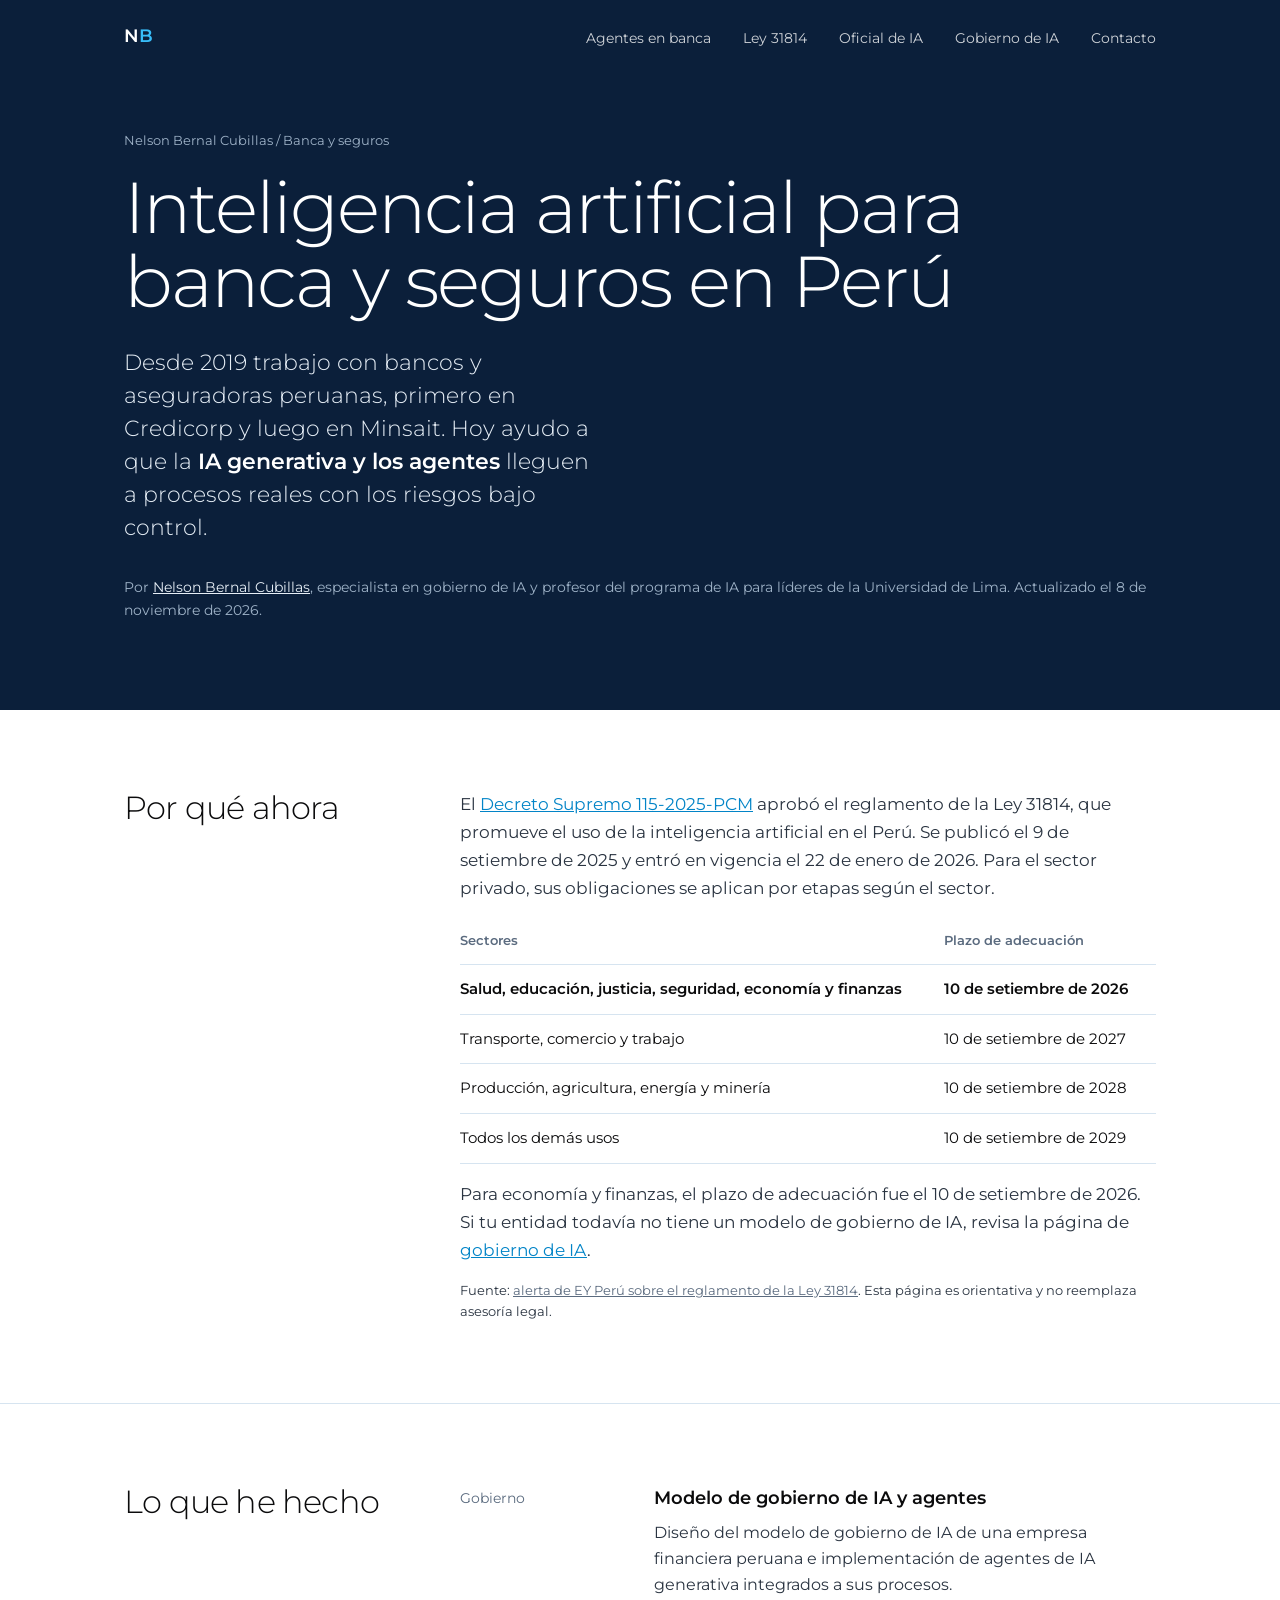
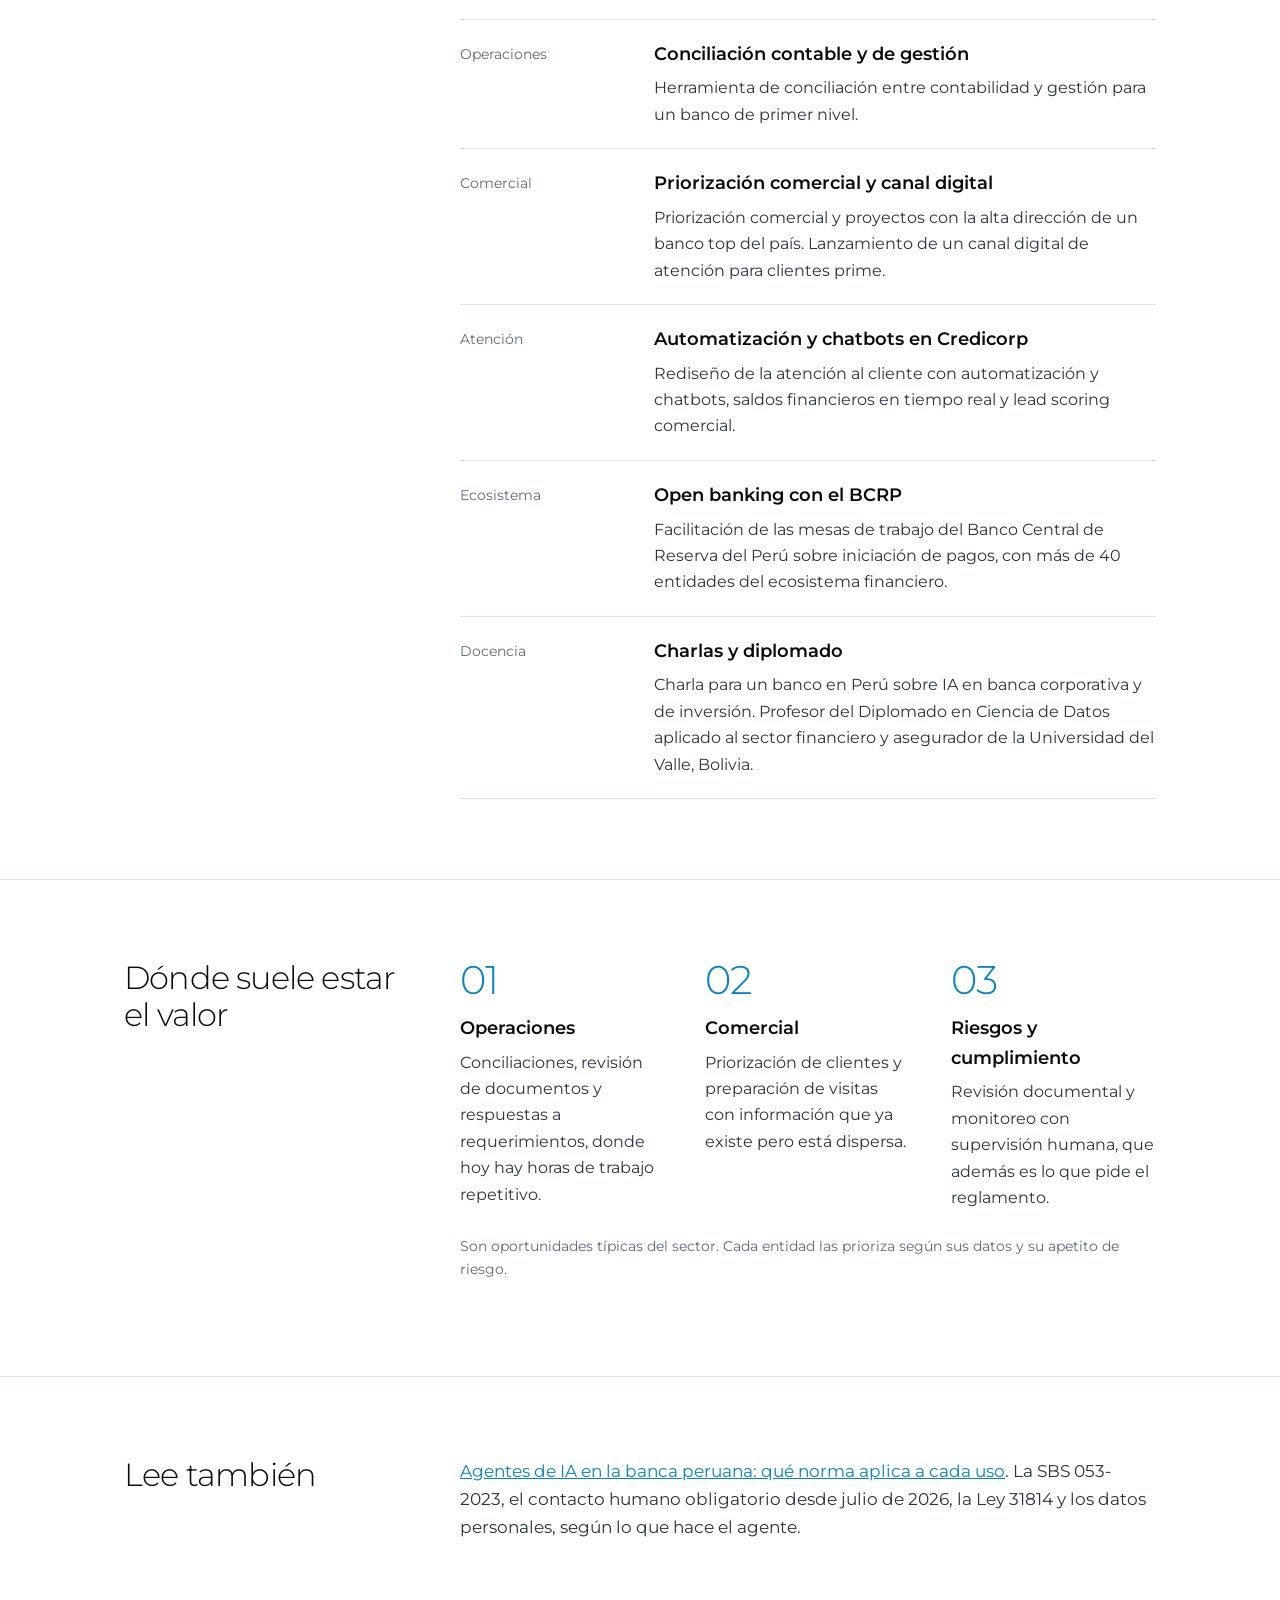
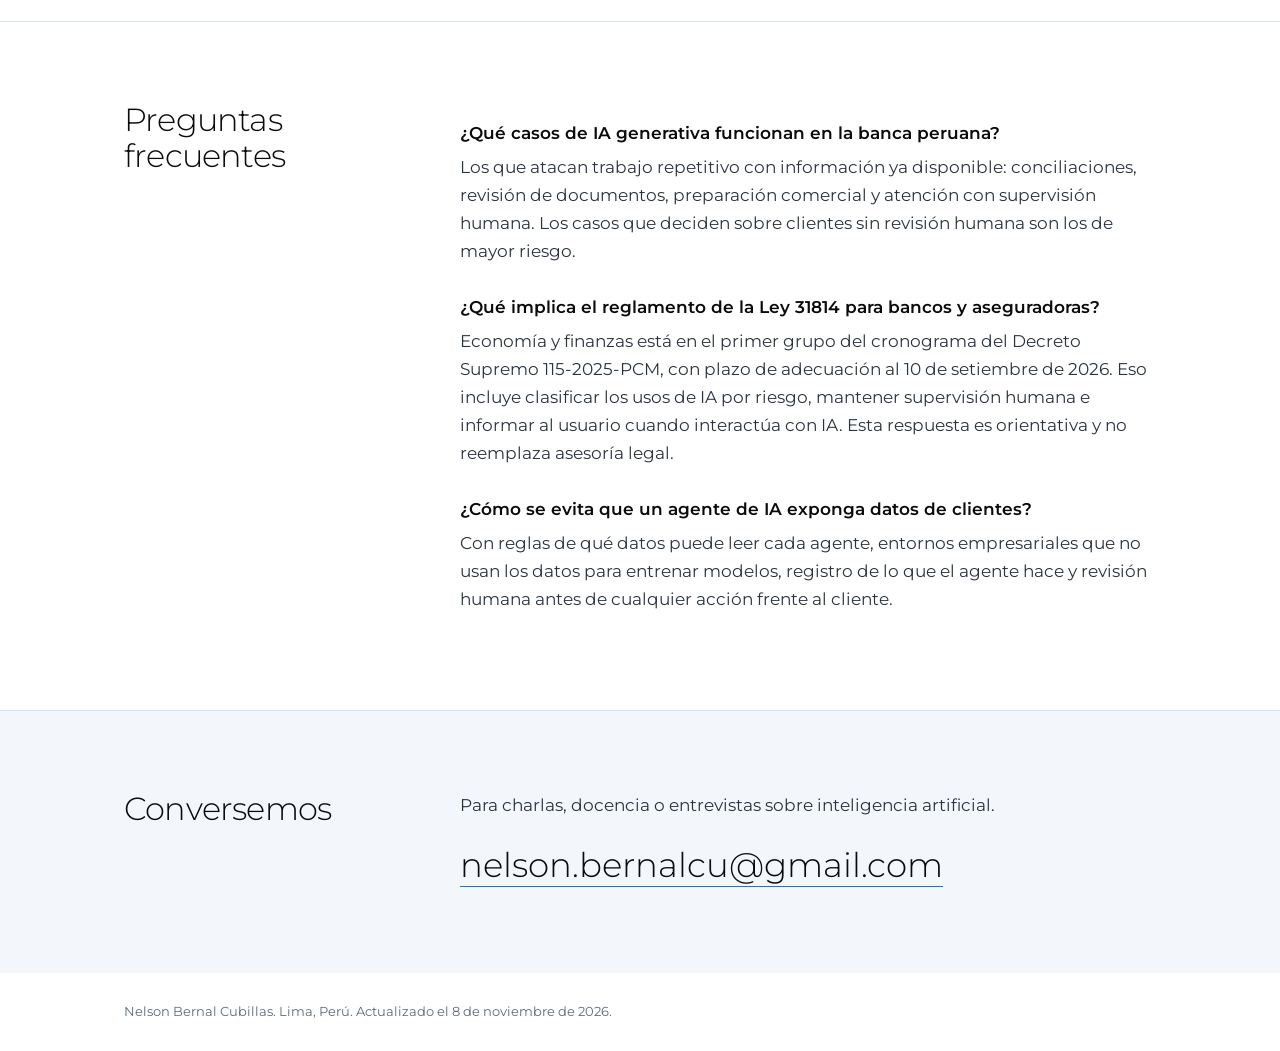
<file: ia-banca-seguros/index.html>
<!doctype html>
<html lang="es-PE">
<head>
<meta charset="utf-8">
<meta name="viewport" content="width=device-width, initial-scale=1">
<title>Inteligencia artificial para banca y seguros en Perú | Nelson Bernal Cubillas</title>
<meta name="description" content="Estrategia, gobierno y agentes de IA generativa para bancos y aseguradoras en Perú, con experiencia en Credicorp, Minsait y las mesas de trabajo del BCRP.">
<meta name="author" content="Nelson Bernal Cubillas">
<link rel="canonical" href="https://nelson2206.github.io/nelson-bernal-cubillas/ia-banca-seguros/">
<link rel="icon" href="../favicon.svg" type="image/svg+xml">
<meta property="og:type" content="article">
<meta property="og:title" content="Inteligencia artificial para banca y seguros en Perú | Nelson Bernal Cubillas">
<meta property="og:description" content="Estrategia, gobierno y agentes de IA generativa para bancos y aseguradoras en Perú, con experiencia en Credicorp, Minsait y las mesas de trabajo del BCRP.">
<meta property="og:url" content="https://nelson2206.github.io/nelson-bernal-cubillas/ia-banca-seguros/">
<meta property="og:image" content="https://nelson2206.github.io/nelson-bernal-cubillas/nelson-bernal-cubillas.jpg">
<meta property="og:locale" content="es_PE">
<meta name="twitter:card" content="summary">
<link rel="preconnect" href="https://fonts.googleapis.com">
<link rel="preconnect" href="https://fonts.gstatic.com" crossorigin>
<link href="https://fonts.googleapis.com/css2?family=Montserrat:wght@300;400;600&display=swap" rel="stylesheet">
<link rel="stylesheet" href="../styles.css">
<script type="application/ld+json">
{
  "@context": "https://schema.org",
  "@graph": [
    {
      "@type": "WebPage",
      "@id": "https://nelson2206.github.io/nelson-bernal-cubillas/ia-banca-seguros/#page",
      "url": "https://nelson2206.github.io/nelson-bernal-cubillas/ia-banca-seguros/",
      "name": "Inteligencia artificial para banca y seguros en Perú | Nelson Bernal Cubillas",
      "description": "Estrategia, gobierno y agentes de IA generativa para bancos y aseguradoras en Perú, con experiencia en Credicorp, Minsait y las mesas de trabajo del BCRP.",
      "inLanguage": "es-PE",
      "dateModified": "2026-11-08",
      "author": {
        "@id": "https://nelson2206.github.io/nelson-bernal-cubillas/#person"
      },
      "about": {
        "@id": "https://nelson2206.github.io/nelson-bernal-cubillas/ia-banca-seguros/#article"
      },
      "isPartOf": {
        "@id": "https://nelson2206.github.io/nelson-bernal-cubillas/#page"
      }
    },
    {
      "@type": "Article",
      "@id": "https://nelson2206.github.io/nelson-bernal-cubillas/ia-banca-seguros/#article",
      "headline": "Inteligencia artificial para banca y seguros en Perú",
      "description": "Estrategia, gobierno y agentes de IA generativa para bancos y aseguradoras en Perú, con experiencia en Credicorp, Minsait y las mesas de trabajo del BCRP.",
      "inLanguage": "es-PE",
      "datePublished": "2026-09-23",
      "dateModified": "2026-11-08",
      "url": "https://nelson2206.github.io/nelson-bernal-cubillas/ia-banca-seguros/",
      "mainEntityOfPage": {
        "@id": "https://nelson2206.github.io/nelson-bernal-cubillas/ia-banca-seguros/#page"
      },
      "image": "https://nelson2206.github.io/nelson-bernal-cubillas/nelson-bernal-cubillas.jpg",
      "author": {
        "@id": "https://nelson2206.github.io/nelson-bernal-cubillas/#person"
      },
      "publisher": {
        "@id": "https://nelson2206.github.io/nelson-bernal-cubillas/#person"
      },
      "about": {
        "@type": "Thing",
        "name": "Inteligencia artificial en banca y seguros"
      }
    },
    {
      "@type": "BreadcrumbList",
      "itemListElement": [
        {
          "@type": "ListItem",
          "position": 1,
          "name": "Nelson Bernal Cubillas",
          "item": "https://nelson2206.github.io/nelson-bernal-cubillas/"
        },
        {
          "@type": "ListItem",
          "position": 2,
          "name": "Banca y seguros",
          "item": "https://nelson2206.github.io/nelson-bernal-cubillas/ia-banca-seguros/"
        }
      ]
    },
    {
      "@type": "FAQPage",
      "mainEntity": [
        {
          "@type": "Question",
          "name": "¿Qué casos de IA generativa funcionan en la banca peruana?",
          "acceptedAnswer": {
            "@type": "Answer",
            "text": "Los que atacan trabajo repetitivo con información ya disponible: conciliaciones, revisión de documentos, preparación comercial y atención con supervisión humana. Los casos que deciden sobre clientes sin revisión humana son los de mayor riesgo."
          }
        },
        {
          "@type": "Question",
          "name": "¿Qué implica el reglamento de la Ley 31814 para bancos y aseguradoras?",
          "acceptedAnswer": {
            "@type": "Answer",
            "text": "Economía y finanzas está en el primer grupo del cronograma del Decreto Supremo 115-2025-PCM, con plazo de adecuación al 10 de setiembre de 2026. Eso incluye clasificar los usos de IA por riesgo, mantener supervisión humana e informar al usuario cuando interactúa con IA. Esta respuesta es orientativa y no reemplaza asesoría legal."
          }
        },
        {
          "@type": "Question",
          "name": "¿Cómo se evita que un agente de IA exponga datos de clientes?",
          "acceptedAnswer": {
            "@type": "Answer",
            "text": "Con reglas de qué datos puede leer cada agente, entornos empresariales que no usan los datos para entrenar modelos, registro de lo que el agente hace y revisión humana antes de cualquier acción frente al cliente."
          }
        }
      ]
    }
  ]
}
</script>
</head>
<body>

<header class="top">
  <div class="wrap">
    <a class="mark" href="../">N<span>B</span></a>
    <nav aria-label="Secciones">
      <a href="../agentes-ia-banca/">Agentes en banca</a>
      <a href="../ley-31814/">Ley 31814</a>
      <a href="../oficial-de-ia/">Oficial de IA</a>
      <a href="../gobierno-de-ia/">Gobierno de IA</a>
      <a href="../#contacto">Contacto</a>
    </nav>
  </div>
</header>
<main>
<div class="hero">
  <div class="wrap" style="display:block">
    <p class="crumbs"><a href="../">Nelson Bernal Cubillas</a> / Banca y seguros</p>
    <h1>Inteligencia artificial para banca y seguros en Perú</h1>
    <p class="lead">Desde 2019 trabajo con bancos y aseguradoras peruanas, primero en Credicorp y luego en Minsait. Hoy ayudo a que la <strong>IA generativa y los agentes</strong> lleguen a procesos reales con los riesgos bajo control.</p>
    <p class="byline">Por <a href="../" rel="author" style="color:#E6EEF6">Nelson Bernal Cubillas</a>, especialista en gobierno de IA y profesor del programa de IA para líderes de la Universidad de Lima. Actualizado el 8 de noviembre de 2026.</p>
  </div>
</div>

<section>
  <div class="wrap grid">
    <h2>Por qué ahora</h2>
    <div class="prose">
      <p>El <a href="https://busquedas.elperuano.pe/dispositivo/NL/2436426-1">Decreto Supremo 115-2025-PCM</a> aprobó el reglamento de la Ley 31814, que promueve el uso de la inteligencia artificial en el Perú. Se publicó el 9 de setiembre de 2025 y entró en vigencia el 22 de enero de 2026. Para el sector privado, sus obligaciones se aplican por etapas según el sector.</p>
      <div class="tablewrap">
        <table class="plazos">
          <thead><tr><th>Sectores</th><th>Plazo de adecuación</th></tr></thead>
          <tbody>
            <tr class="hit"><td>Salud, educación, justicia, seguridad, economía y finanzas</td><td>10 de setiembre de 2026</td></tr>
            <tr><td>Transporte, comercio y trabajo</td><td>10 de setiembre de 2027</td></tr>
            <tr><td>Producción, agricultura, energía y minería</td><td>10 de setiembre de 2028</td></tr>
            <tr><td>Todos los demás usos</td><td>10 de setiembre de 2029</td></tr>
          </tbody>
        </table>
      </div>
      <p>Para economía y finanzas, el plazo de adecuación fue el 10 de setiembre de 2026. Si tu entidad todavía no tiene un modelo de gobierno de IA, revisa la página de <a href="../gobierno-de-ia/">gobierno de IA</a>.</p>
      <p class="src">Fuente: <a href="https://www.ey.com/es_pe/technical/tax-alert/reglamento-ley-promueve-uso-inteligencia-artificial">alerta de EY Perú sobre el reglamento de la Ley 31814</a>. Esta página es orientativa y no reemplaza asesoría legal.</p>
    </div>
  </div>
</section>
<section>
  <div class="wrap grid">
    <h2>Lo que he hecho</h2>
    <ul class="list">
      <li><span class="when">Gobierno</span><div><h3>Modelo de gobierno de IA y agentes</h3><p>Diseño del modelo de gobierno de IA de una empresa financiera peruana e implementación de agentes de IA generativa integrados a sus procesos.</p></div></li>
      <li><span class="when">Operaciones</span><div><h3>Conciliación contable y de gestión</h3><p>Herramienta de conciliación entre contabilidad y gestión para un banco de primer nivel.</p></div></li>
      <li><span class="when">Comercial</span><div><h3>Priorización comercial y canal digital</h3><p>Priorización comercial y proyectos con la alta dirección de un banco top del país. Lanzamiento de un canal digital de atención para clientes prime.</p></div></li>
      <li><span class="when">Atención</span><div><h3>Automatización y chatbots en Credicorp</h3><p>Rediseño de la atención al cliente con automatización y chatbots, saldos financieros en tiempo real y lead scoring comercial.</p></div></li>
      <li><span class="when">Ecosistema</span><div><h3>Open banking con el BCRP</h3><p>Facilitación de las mesas de trabajo del Banco Central de Reserva del Perú sobre iniciación de pagos, con más de 40 entidades del ecosistema financiero.</p></div></li>
      <li><span class="when">Docencia</span><div><h3>Charlas y diplomado</h3><p>Charla para un banco en Perú sobre IA en banca corporativa y de inversión. Profesor del Diplomado en Ciencia de Datos aplicado al sector financiero y asegurador de la Universidad del Valle, Bolivia.</p></div></li>
    </ul>
  </div>
</section>
<section>
  <div class="wrap grid">
    <h2>Dónde suele estar el valor</h2>
    <div>
    <div class="three">
      <div><div class="num">01</div><h3>Operaciones</h3><p>Conciliaciones, revisión de documentos y respuestas a requerimientos, donde hoy hay horas de trabajo repetitivo.</p></div>
      <div><div class="num">02</div><h3>Comercial</h3><p>Priorización de clientes y preparación de visitas con información que ya existe pero está dispersa.</p></div>
      <div><div class="num">03</div><h3>Riesgos y cumplimiento</h3><p>Revisión documental y monitoreo con supervisión humana, que además es lo que pide el reglamento.</p></div>
    </div>
    <p class="note">Son oportunidades típicas del sector. Cada entidad las prioriza según sus datos y su apetito de riesgo.</p>
    </div>
  </div>
</section>

<section>
  <div class="wrap grid">
    <h2>Lee también</h2>
    <div class="prose">
      <p><a href="../agentes-ia-banca/">Agentes de IA en la banca peruana: qué norma aplica a cada uso</a>. La SBS 053-2023, el contacto humano obligatorio desde julio de 2026, la Ley 31814 y los datos personales, según lo que hace el agente.</p>
    </div>
  </div>
</section>

<section id="preguntas">
  <div class="wrap grid">
    <h2>Preguntas frecuentes</h2>
    <dl class="faq">
      <dt>¿Qué casos de IA generativa funcionan en la banca peruana?</dt>
      <dd>Los que atacan trabajo repetitivo con información ya disponible: conciliaciones, revisión de documentos, preparación comercial y atención con supervisión humana. Los casos que deciden sobre clientes sin revisión humana son los de mayor riesgo.</dd>
      <dt>¿Qué implica el reglamento de la Ley 31814 para bancos y aseguradoras?</dt>
      <dd>Economía y finanzas está en el primer grupo del cronograma del Decreto Supremo 115-2025-PCM, con plazo de adecuación al 10 de setiembre de 2026. Eso incluye clasificar los usos de IA por riesgo, mantener supervisión humana e informar al usuario cuando interactúa con IA. Esta respuesta es orientativa y no reemplaza asesoría legal.</dd>
      <dt>¿Cómo se evita que un agente de IA exponga datos de clientes?</dt>
      <dd>Con reglas de qué datos puede leer cada agente, entornos empresariales que no usan los datos para entrenar modelos, registro de lo que el agente hace y revisión humana antes de cualquier acción frente al cliente.</dd>
    </dl>
  </div>
</section>

<section class="contact">
  <div class="wrap grid">
    <h2>Conversemos</h2>
    <div>
      <p style="margin:0 0 18px;color:#2A3441">Para charlas, docencia o entrevistas sobre inteligencia artificial.</p>
      <a class="big" href="mailto:nelson.bernalcu@gmail.com">nelson.bernalcu@gmail.com</a>
    </div>
  </div>
</section>
</main>
<footer>
  <div class="wrap">Nelson Bernal Cubillas. Lima, Perú. Actualizado el 8 de noviembre de 2026.</div>
</footer>
</body>
</html>
</file>
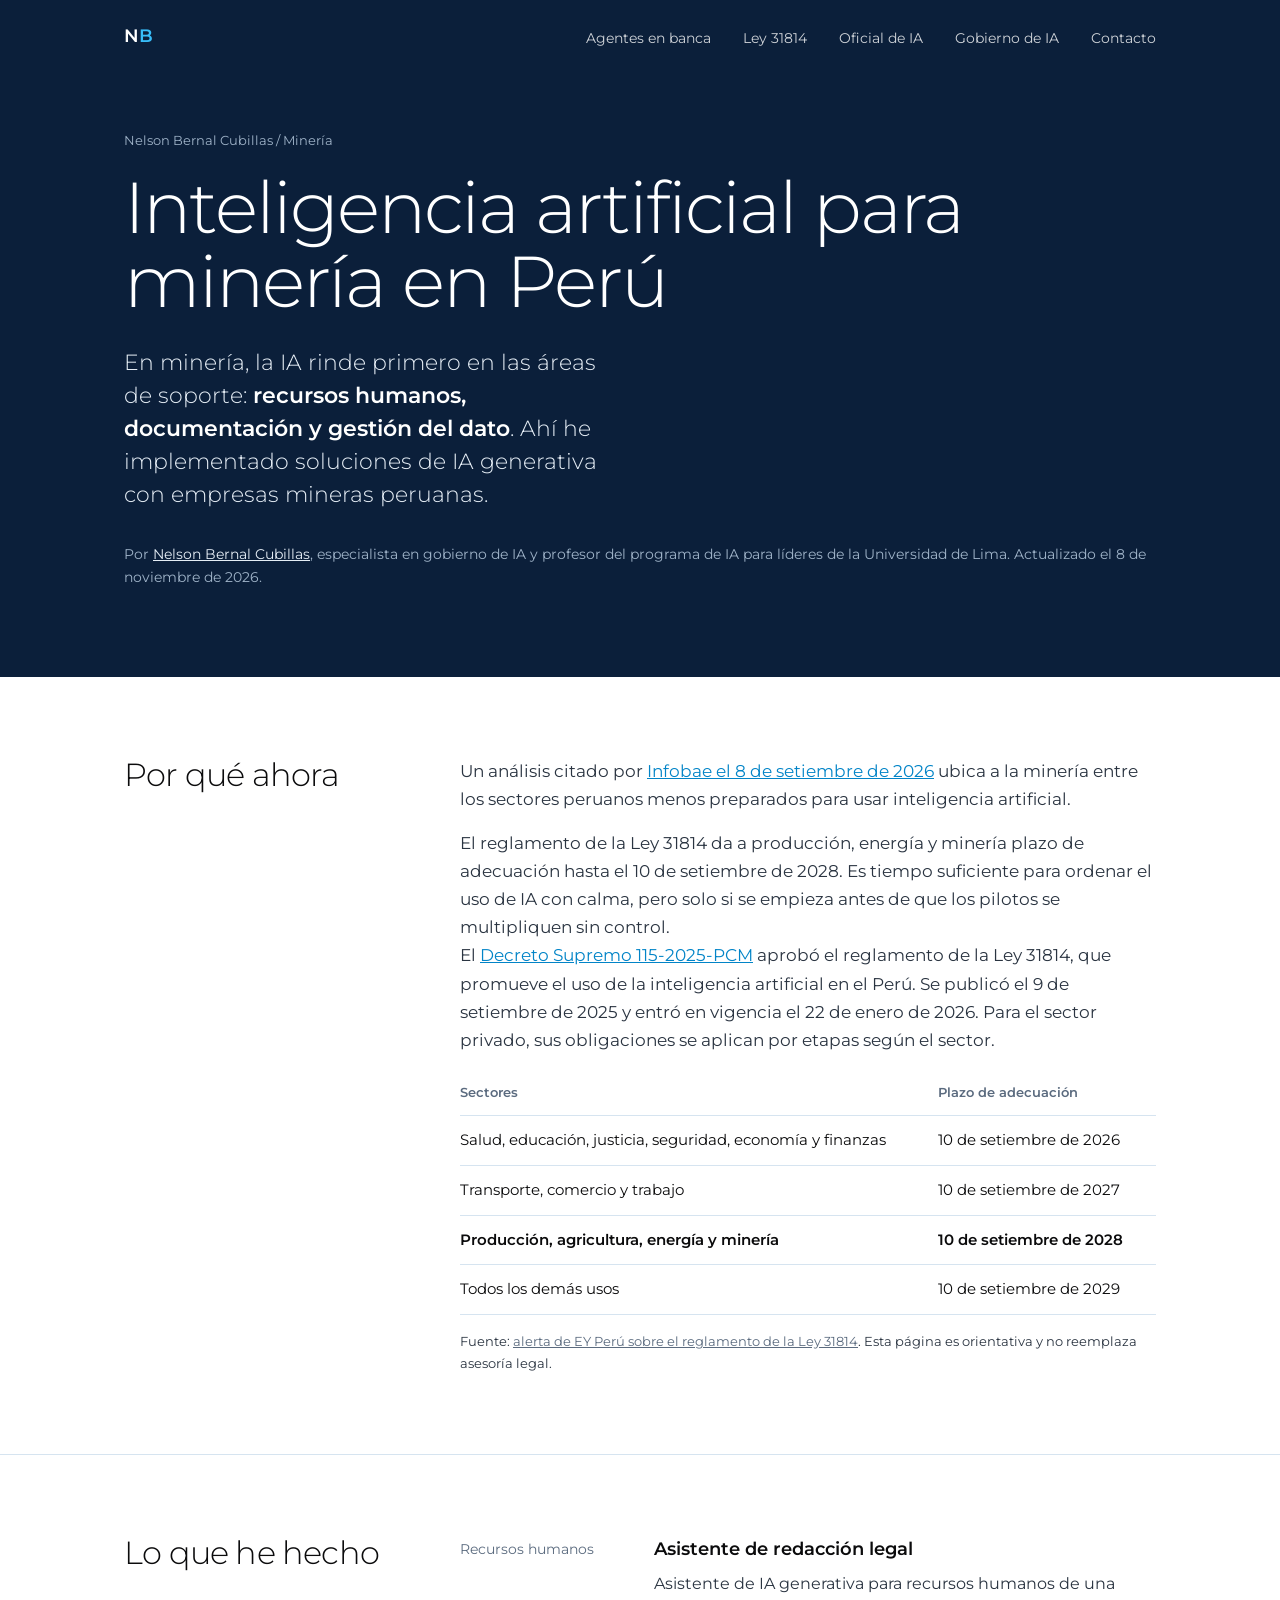
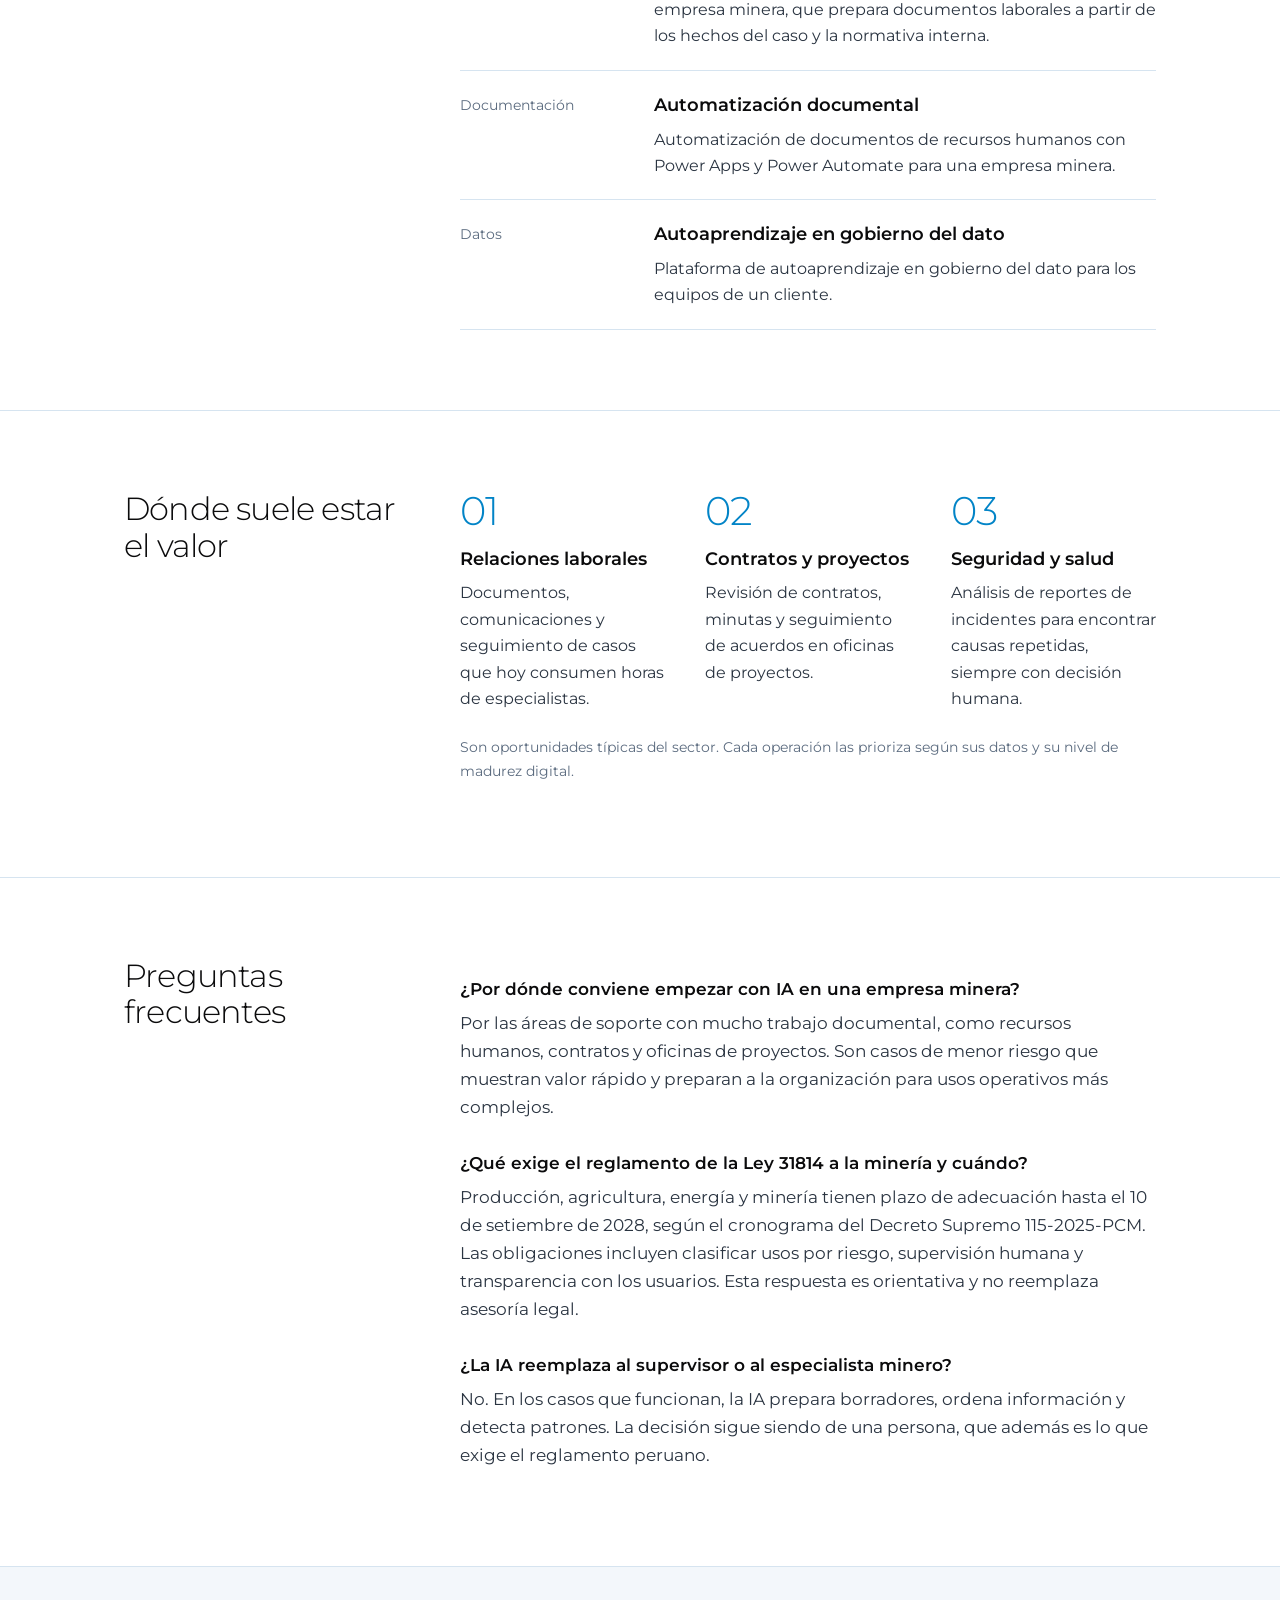
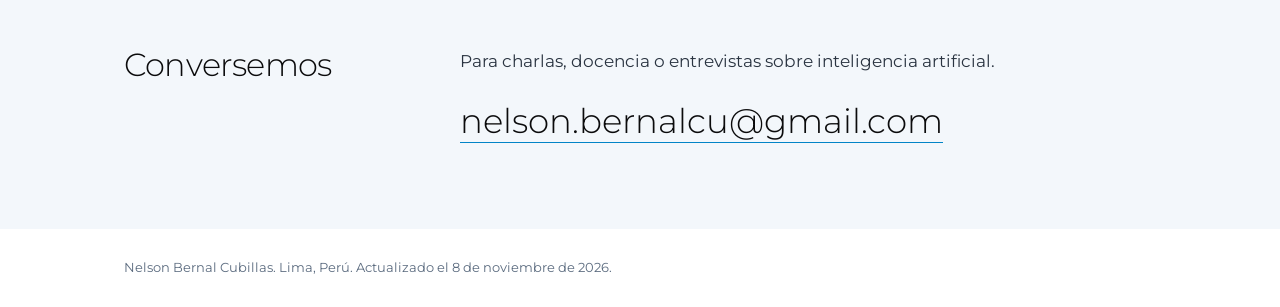
<file: ia-mineria/index.html>
<!doctype html>
<html lang="es-PE">
<head>
<meta charset="utf-8">
<meta name="viewport" content="width=device-width, initial-scale=1">
<title>Inteligencia artificial para minería en Perú | Nelson Bernal Cubillas</title>
<meta name="description" content="IA generativa aplicada a empresas mineras en Perú: recursos humanos, documentación y gestión del dato, con experiencia en proyectos reales y el calendario del reglamento de la Ley 31814.">
<meta name="author" content="Nelson Bernal Cubillas">
<link rel="canonical" href="https://nelson2206.github.io/nelson-bernal-cubillas/ia-mineria/">
<link rel="icon" href="../favicon.svg" type="image/svg+xml">
<meta property="og:type" content="article">
<meta property="og:title" content="Inteligencia artificial para minería en Perú | Nelson Bernal Cubillas">
<meta property="og:description" content="IA generativa aplicada a empresas mineras en Perú: recursos humanos, documentación y gestión del dato, con experiencia en proyectos reales y el calendario del reglamento de la Ley 31814.">
<meta property="og:url" content="https://nelson2206.github.io/nelson-bernal-cubillas/ia-mineria/">
<meta property="og:image" content="https://nelson2206.github.io/nelson-bernal-cubillas/nelson-bernal-cubillas.jpg">
<meta property="og:locale" content="es_PE">
<meta name="twitter:card" content="summary">
<link rel="preconnect" href="https://fonts.googleapis.com">
<link rel="preconnect" href="https://fonts.gstatic.com" crossorigin>
<link href="https://fonts.googleapis.com/css2?family=Montserrat:wght@300;400;600&display=swap" rel="stylesheet">
<link rel="stylesheet" href="../styles.css">
<script type="application/ld+json">
{
  "@context": "https://schema.org",
  "@graph": [
    {
      "@type": "WebPage",
      "@id": "https://nelson2206.github.io/nelson-bernal-cubillas/ia-mineria/#page",
      "url": "https://nelson2206.github.io/nelson-bernal-cubillas/ia-mineria/",
      "name": "Inteligencia artificial para minería en Perú | Nelson Bernal Cubillas",
      "description": "IA generativa aplicada a empresas mineras en Perú: recursos humanos, documentación y gestión del dato, con experiencia en proyectos reales y el calendario del reglamento de la Ley 31814.",
      "inLanguage": "es-PE",
      "dateModified": "2026-11-08",
      "author": {
        "@id": "https://nelson2206.github.io/nelson-bernal-cubillas/#person"
      },
      "about": {
        "@id": "https://nelson2206.github.io/nelson-bernal-cubillas/ia-mineria/#article"
      },
      "isPartOf": {
        "@id": "https://nelson2206.github.io/nelson-bernal-cubillas/#page"
      }
    },
    {
      "@type": "Article",
      "@id": "https://nelson2206.github.io/nelson-bernal-cubillas/ia-mineria/#article",
      "headline": "Inteligencia artificial para minería en Perú",
      "description": "IA generativa aplicada a empresas mineras en Perú: recursos humanos, documentación y gestión del dato, con experiencia en proyectos reales y el calendario del reglamento de la Ley 31814.",
      "inLanguage": "es-PE",
      "datePublished": "2026-09-23",
      "dateModified": "2026-11-08",
      "url": "https://nelson2206.github.io/nelson-bernal-cubillas/ia-mineria/",
      "mainEntityOfPage": {
        "@id": "https://nelson2206.github.io/nelson-bernal-cubillas/ia-mineria/#page"
      },
      "image": "https://nelson2206.github.io/nelson-bernal-cubillas/nelson-bernal-cubillas.jpg",
      "author": {
        "@id": "https://nelson2206.github.io/nelson-bernal-cubillas/#person"
      },
      "publisher": {
        "@id": "https://nelson2206.github.io/nelson-bernal-cubillas/#person"
      },
      "about": {
        "@type": "Thing",
        "name": "Inteligencia artificial en minería"
      }
    },
    {
      "@type": "BreadcrumbList",
      "itemListElement": [
        {
          "@type": "ListItem",
          "position": 1,
          "name": "Nelson Bernal Cubillas",
          "item": "https://nelson2206.github.io/nelson-bernal-cubillas/"
        },
        {
          "@type": "ListItem",
          "position": 2,
          "name": "Minería",
          "item": "https://nelson2206.github.io/nelson-bernal-cubillas/ia-mineria/"
        }
      ]
    },
    {
      "@type": "FAQPage",
      "mainEntity": [
        {
          "@type": "Question",
          "name": "¿Por dónde conviene empezar con IA en una empresa minera?",
          "acceptedAnswer": {
            "@type": "Answer",
            "text": "Por las áreas de soporte con mucho trabajo documental, como recursos humanos, contratos y oficinas de proyectos. Son casos de menor riesgo que muestran valor rápido y preparan a la organización para usos operativos más complejos."
          }
        },
        {
          "@type": "Question",
          "name": "¿Qué exige el reglamento de la Ley 31814 a la minería y cuándo?",
          "acceptedAnswer": {
            "@type": "Answer",
            "text": "Producción, agricultura, energía y minería tienen plazo de adecuación hasta el 10 de setiembre de 2028, según el cronograma del Decreto Supremo 115-2025-PCM. Las obligaciones incluyen clasificar usos por riesgo, supervisión humana y transparencia con los usuarios. Esta respuesta es orientativa y no reemplaza asesoría legal."
          }
        },
        {
          "@type": "Question",
          "name": "¿La IA reemplaza al supervisor o al especialista minero?",
          "acceptedAnswer": {
            "@type": "Answer",
            "text": "No. En los casos que funcionan, la IA prepara borradores, ordena información y detecta patrones. La decisión sigue siendo de una persona, que además es lo que exige el reglamento peruano."
          }
        }
      ]
    }
  ]
}
</script>
</head>
<body>

<header class="top">
  <div class="wrap">
    <a class="mark" href="../">N<span>B</span></a>
    <nav aria-label="Secciones">
      <a href="../agentes-ia-banca/">Agentes en banca</a>
      <a href="../ley-31814/">Ley 31814</a>
      <a href="../oficial-de-ia/">Oficial de IA</a>
      <a href="../gobierno-de-ia/">Gobierno de IA</a>
      <a href="../#contacto">Contacto</a>
    </nav>
  </div>
</header>
<main>
<div class="hero">
  <div class="wrap" style="display:block">
    <p class="crumbs"><a href="../">Nelson Bernal Cubillas</a> / Minería</p>
    <h1>Inteligencia artificial para minería en Perú</h1>
    <p class="lead">En minería, la IA rinde primero en las áreas de soporte: <strong>recursos humanos, documentación y gestión del dato</strong>. Ahí he implementado soluciones de IA generativa con empresas mineras peruanas.</p>
    <p class="byline">Por <a href="../" rel="author" style="color:#E6EEF6">Nelson Bernal Cubillas</a>, especialista en gobierno de IA y profesor del programa de IA para líderes de la Universidad de Lima. Actualizado el 8 de noviembre de 2026.</p>
  </div>
</div>

<section>
  <div class="wrap grid">
    <h2>Por qué ahora</h2>
    <div>
    <div class="prose">
      <p>Un análisis citado por <a href="https://www.infobae.com/peru/2026/09/08/no-pasan-del-chatgpt-8-de-cada-10-empresas-peruanas-no-estan-preparadas-para-usar-inteligencia-artificial-advierten-expertos/">Infobae el 8 de setiembre de 2026</a> ubica a la minería entre los sectores peruanos menos preparados para usar inteligencia artificial.</p>
      <p>El reglamento de la Ley 31814 da a producción, energía y minería plazo de adecuación hasta el 10 de setiembre de 2028. Es tiempo suficiente para ordenar el uso de IA con calma, pero solo si se empieza antes de que los pilotos se multipliquen sin control.</p>
    </div>
    <div class="prose">
      <p>El <a href="https://busquedas.elperuano.pe/dispositivo/NL/2436426-1">Decreto Supremo 115-2025-PCM</a> aprobó el reglamento de la Ley 31814, que promueve el uso de la inteligencia artificial en el Perú. Se publicó el 9 de setiembre de 2025 y entró en vigencia el 22 de enero de 2026. Para el sector privado, sus obligaciones se aplican por etapas según el sector.</p>
      <div class="tablewrap">
        <table class="plazos">
          <thead><tr><th>Sectores</th><th>Plazo de adecuación</th></tr></thead>
          <tbody>
            <tr><td>Salud, educación, justicia, seguridad, economía y finanzas</td><td>10 de setiembre de 2026</td></tr>
            <tr><td>Transporte, comercio y trabajo</td><td>10 de setiembre de 2027</td></tr>
            <tr class="hit"><td>Producción, agricultura, energía y minería</td><td>10 de setiembre de 2028</td></tr>
            <tr><td>Todos los demás usos</td><td>10 de setiembre de 2029</td></tr>
          </tbody>
        </table>
      </div>
      
      <p class="src">Fuente: <a href="https://www.ey.com/es_pe/technical/tax-alert/reglamento-ley-promueve-uso-inteligencia-artificial">alerta de EY Perú sobre el reglamento de la Ley 31814</a>. Esta página es orientativa y no reemplaza asesoría legal.</p>
    </div>
    </div>
  </div>
</section>
<section>
  <div class="wrap grid">
    <h2>Lo que he hecho</h2>
    <ul class="list">
      <li><span class="when">Recursos humanos</span><div><h3>Asistente de redacción legal</h3><p>Asistente de IA generativa para recursos humanos de una empresa minera, que prepara documentos laborales a partir de los hechos del caso y la normativa interna.</p></div></li>
      <li><span class="when">Documentación</span><div><h3>Automatización documental</h3><p>Automatización de documentos de recursos humanos con Power Apps y Power Automate para una empresa minera.</p></div></li>
      <li><span class="when">Datos</span><div><h3>Autoaprendizaje en gobierno del dato</h3><p>Plataforma de autoaprendizaje en gobierno del dato para los equipos de un cliente.</p></div></li>
    </ul>
  </div>
</section>
<section>
  <div class="wrap grid">
    <h2>Dónde suele estar el valor</h2>
    <div>
    <div class="three">
      <div><div class="num">01</div><h3>Relaciones laborales</h3><p>Documentos, comunicaciones y seguimiento de casos que hoy consumen horas de especialistas.</p></div>
      <div><div class="num">02</div><h3>Contratos y proyectos</h3><p>Revisión de contratos, minutas y seguimiento de acuerdos en oficinas de proyectos.</p></div>
      <div><div class="num">03</div><h3>Seguridad y salud</h3><p>Análisis de reportes de incidentes para encontrar causas repetidas, siempre con decisión humana.</p></div>
    </div>
    <p class="note">Son oportunidades típicas del sector. Cada operación las prioriza según sus datos y su nivel de madurez digital.</p>
    </div>
  </div>
</section>

<section id="preguntas">
  <div class="wrap grid">
    <h2>Preguntas frecuentes</h2>
    <dl class="faq">
      <dt>¿Por dónde conviene empezar con IA en una empresa minera?</dt>
      <dd>Por las áreas de soporte con mucho trabajo documental, como recursos humanos, contratos y oficinas de proyectos. Son casos de menor riesgo que muestran valor rápido y preparan a la organización para usos operativos más complejos.</dd>
      <dt>¿Qué exige el reglamento de la Ley 31814 a la minería y cuándo?</dt>
      <dd>Producción, agricultura, energía y minería tienen plazo de adecuación hasta el 10 de setiembre de 2028, según el cronograma del Decreto Supremo 115-2025-PCM. Las obligaciones incluyen clasificar usos por riesgo, supervisión humana y transparencia con los usuarios. Esta respuesta es orientativa y no reemplaza asesoría legal.</dd>
      <dt>¿La IA reemplaza al supervisor o al especialista minero?</dt>
      <dd>No. En los casos que funcionan, la IA prepara borradores, ordena información y detecta patrones. La decisión sigue siendo de una persona, que además es lo que exige el reglamento peruano.</dd>
    </dl>
  </div>
</section>

<section class="contact">
  <div class="wrap grid">
    <h2>Conversemos</h2>
    <div>
      <p style="margin:0 0 18px;color:#2A3441">Para charlas, docencia o entrevistas sobre inteligencia artificial.</p>
      <a class="big" href="mailto:nelson.bernalcu@gmail.com">nelson.bernalcu@gmail.com</a>
    </div>
  </div>
</section>
</main>
<footer>
  <div class="wrap">Nelson Bernal Cubillas. Lima, Perú. Actualizado el 8 de noviembre de 2026.</div>
</footer>
</body>
</html>
</file>
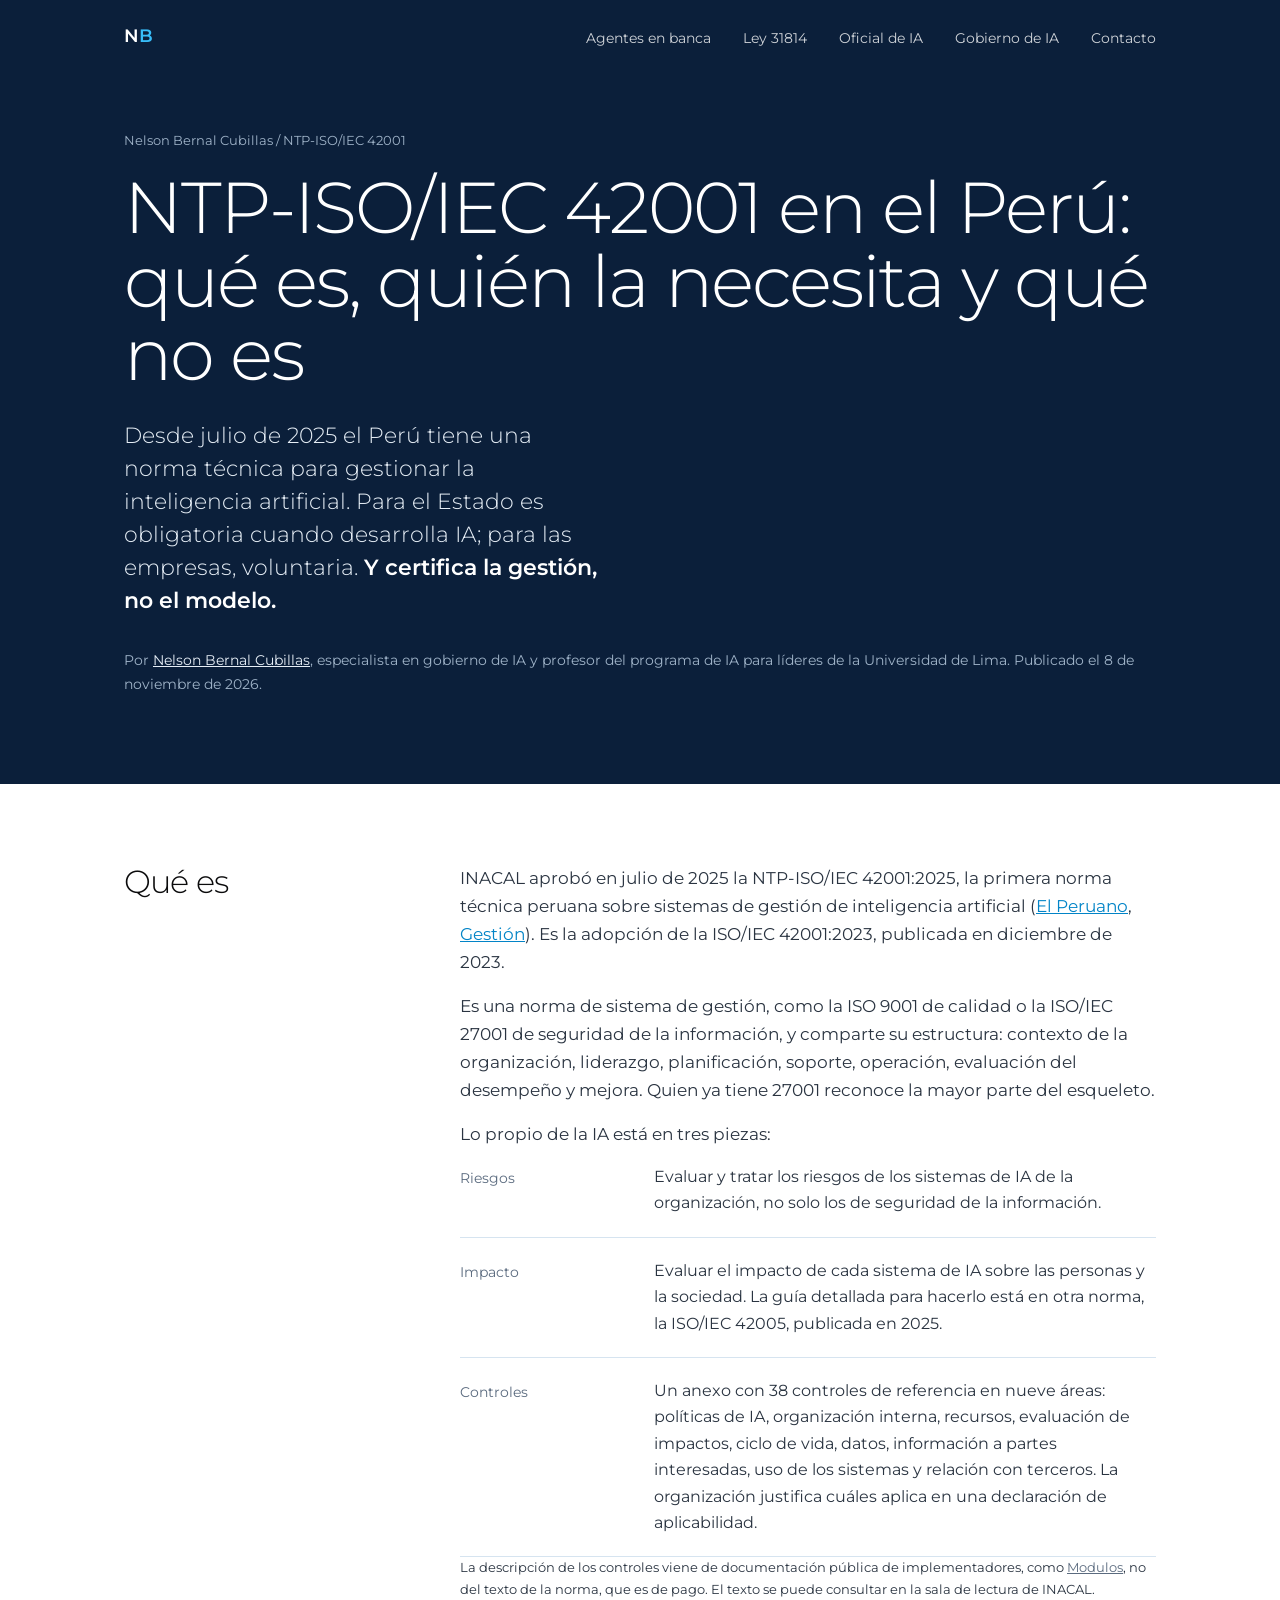
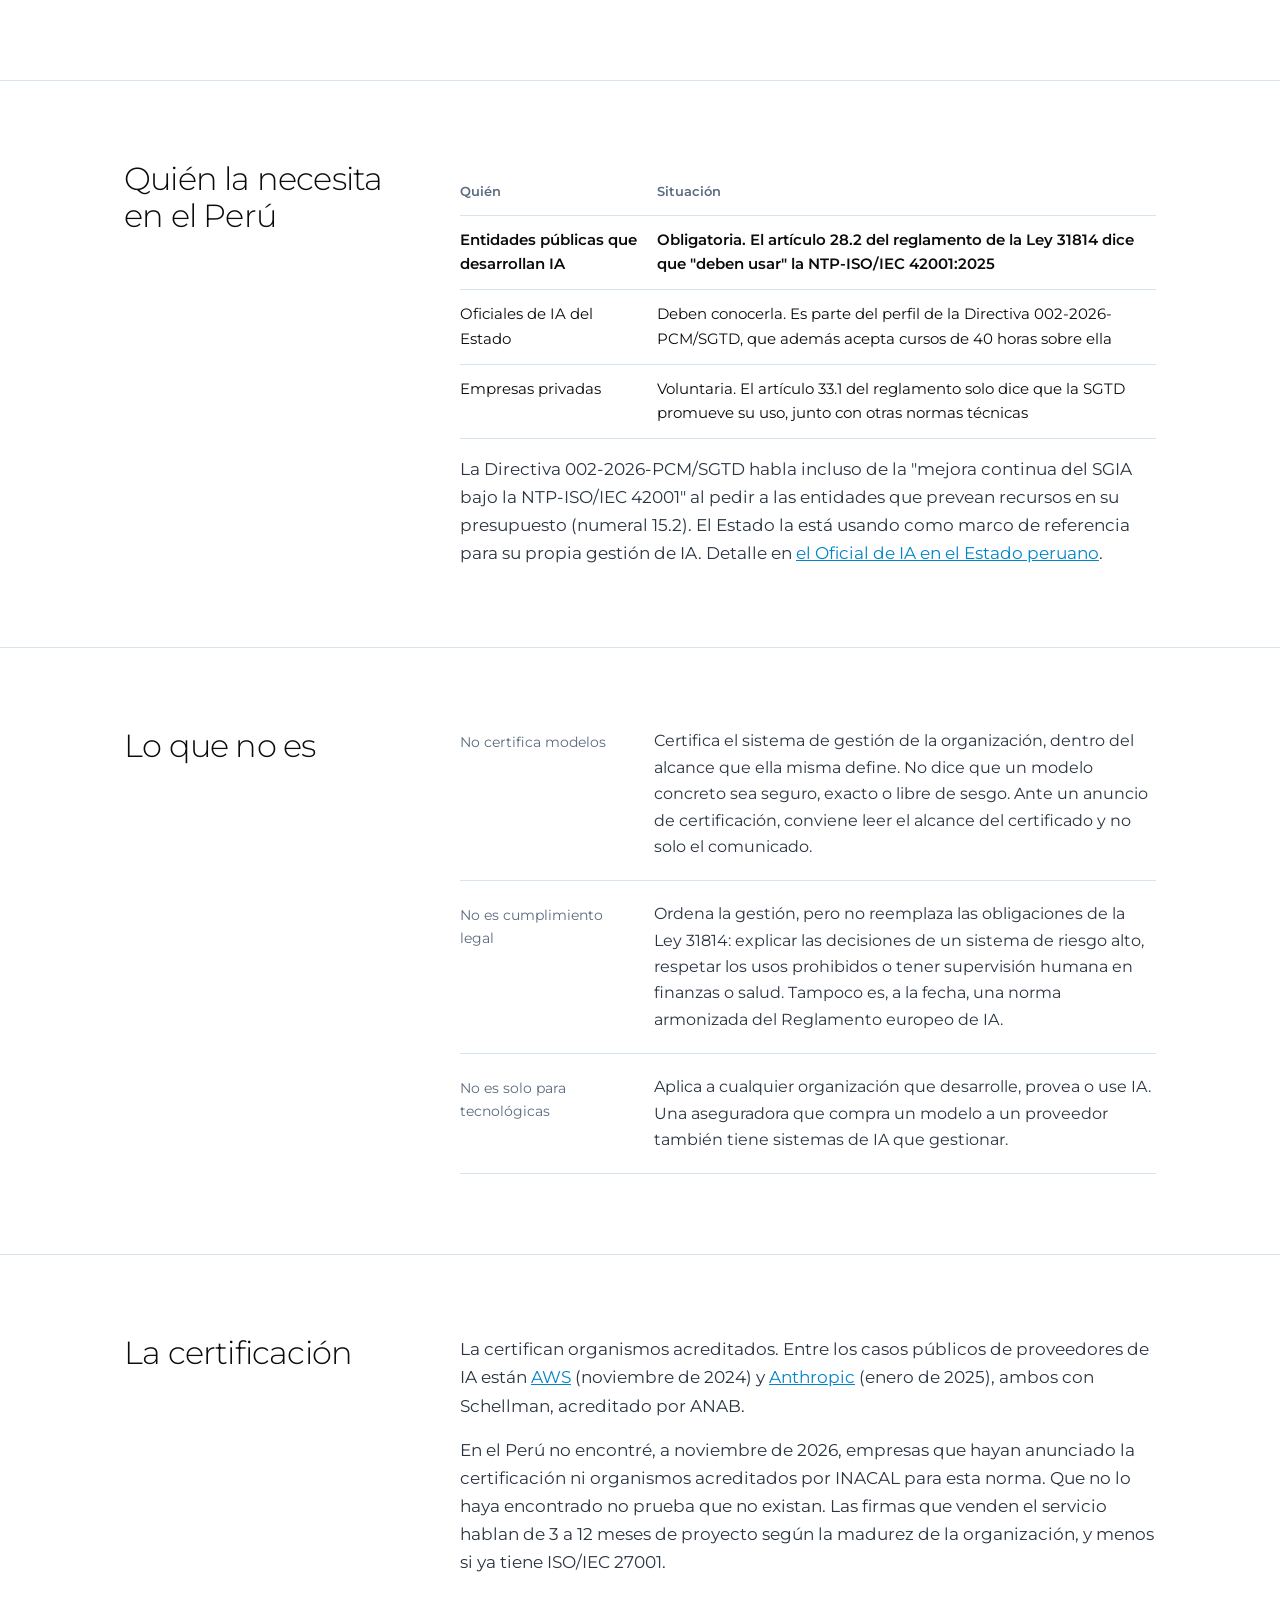
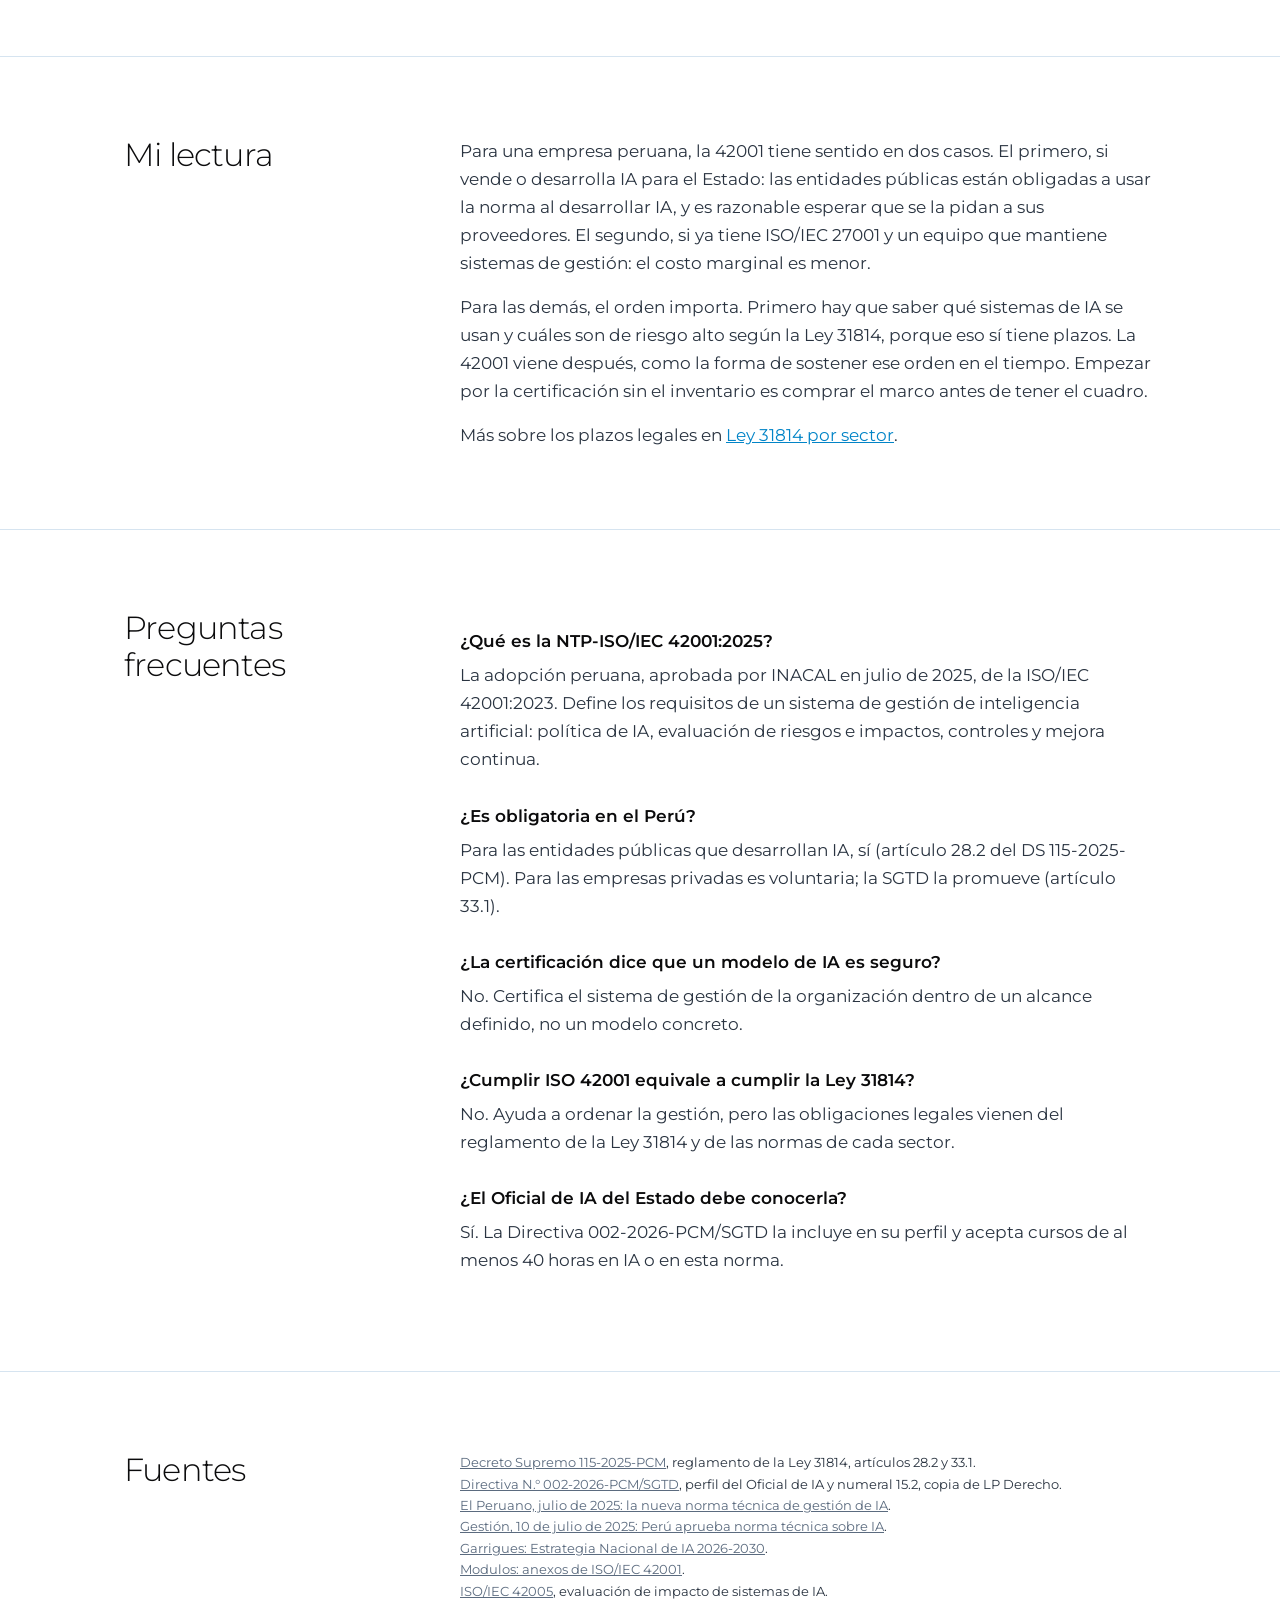
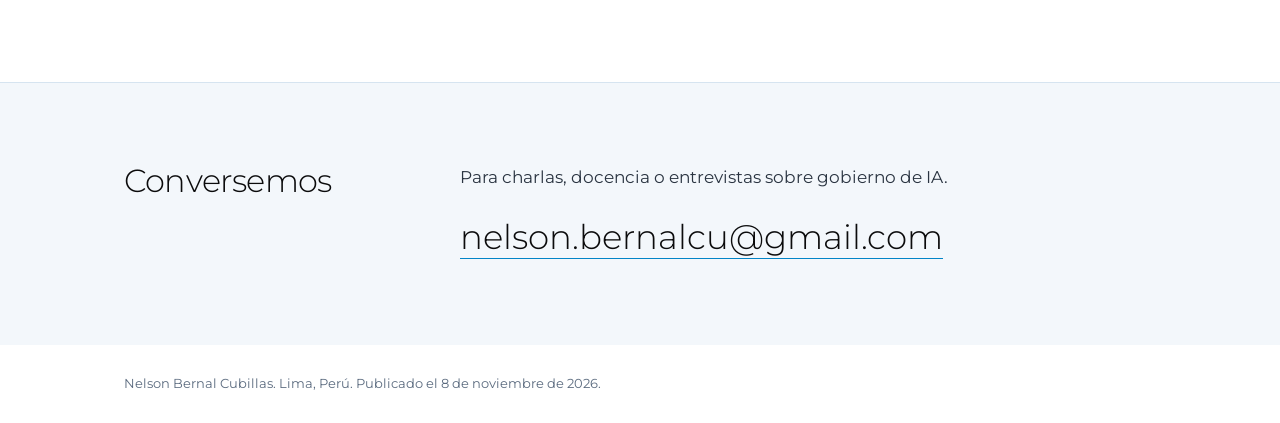
<file: iso-42001/index.html>
<!doctype html>
<html lang="es-PE">
<head>
<meta charset="utf-8">
<meta name="viewport" content="width=device-width, initial-scale=1">
<title>NTP-ISO/IEC 42001 en el Perú: qué es, quién la necesita y qué no es | Nelson Bernal Cubillas</title>
<meta name="description" content="La NTP-ISO/IEC 42001:2025 es la norma técnica peruana de sistema de gestión de IA. Es obligatoria para entidades públicas que desarrollan IA y voluntaria para empresas. Qué exige, qué certifica y qué no.">
<meta name="author" content="Nelson Bernal Cubillas">
<link rel="canonical" href="https://nelson2206.github.io/nelson-bernal-cubillas/iso-42001/">
<link rel="icon" href="../favicon.svg" type="image/svg+xml">
<meta property="og:type" content="article">
<meta property="og:title" content="NTP-ISO/IEC 42001 en el Perú: qué es, quién la necesita y qué no es">
<meta property="og:description" content="Obligatoria para el Estado cuando desarrolla IA, voluntaria para empresas. Certifica la gestión, no el modelo.">
<meta property="og:url" content="https://nelson2206.github.io/nelson-bernal-cubillas/iso-42001/">
<meta property="og:image" content="https://nelson2206.github.io/nelson-bernal-cubillas/nelson-bernal-cubillas.jpg">
<meta property="og:locale" content="es_PE">
<meta property="article:published_time" content="2026-11-08">
<meta name="twitter:card" content="summary">
<link rel="preconnect" href="https://fonts.googleapis.com">
<link rel="preconnect" href="https://fonts.gstatic.com" crossorigin>
<link href="https://fonts.googleapis.com/css2?family=Montserrat:wght@300;400;600&display=swap" rel="stylesheet">
<link rel="stylesheet" href="../styles.css">
<script type="application/ld+json">
{
  "@context": "https://schema.org",
  "@graph": [
    {
      "@type": "Article",
      "@id": "https://nelson2206.github.io/nelson-bernal-cubillas/iso-42001/#article",
      "headline": "NTP-ISO/IEC 42001 en el Perú: qué es, quién la necesita y qué no es",
      "description": "La NTP-ISO/IEC 42001:2025 es la norma técnica peruana de sistema de gestión de IA. Es obligatoria para entidades públicas que desarrollan IA y voluntaria para empresas.",
      "inLanguage": "es-PE",
      "datePublished": "2026-11-08",
      "dateModified": "2026-11-08",
      "url": "https://nelson2206.github.io/nelson-bernal-cubillas/iso-42001/",
      "mainEntityOfPage": "https://nelson2206.github.io/nelson-bernal-cubillas/iso-42001/",
      "image": "https://nelson2206.github.io/nelson-bernal-cubillas/nelson-bernal-cubillas.jpg",
      "author": { "@id": "https://nelson2206.github.io/nelson-bernal-cubillas/#person" },
      "publisher": { "@id": "https://nelson2206.github.io/nelson-bernal-cubillas/#person" },
      "isPartOf": { "@id": "https://nelson2206.github.io/nelson-bernal-cubillas/#page" },
      "about": [
        { "@type": "Thing", "name": "NTP-ISO/IEC 42001:2025, Sistema de gestión de inteligencia artificial" },
        { "@type": "Thing", "name": "ISO/IEC 42001:2023" },
        { "@type": "Thing", "name": "Gobierno de la inteligencia artificial" }
      ],
      "citation": [
        "https://busquedas.elperuano.pe/dispositivo/NL/2436426-1",
        "https://www.elperuano.pe/noticia/274278-tu-organizacion-usa-ia-conoce-la-nueva-norma-tecnica-que-exige-gestion-etica-y-segura",
        "https://gestion.pe/peru/peru-aprueba-primera-norma-tecnica-referida-a-la-inteligencia-artificial-noticia/",
        "https://img.lpderecho.pe/wp-content/uploads/2026/10/Directiva-002-2026-PCM-SGTD-LPDerecho.pdf"
      ]
    },
    {
      "@type": "BreadcrumbList",
      "itemListElement": [
        { "@type": "ListItem", "position": 1, "name": "Nelson Bernal Cubillas", "item": "https://nelson2206.github.io/nelson-bernal-cubillas/" },
        { "@type": "ListItem", "position": 2, "name": "NTP-ISO/IEC 42001", "item": "https://nelson2206.github.io/nelson-bernal-cubillas/iso-42001/" }
      ]
    },
    {
      "@type": "FAQPage",
      "mainEntity": [
        {
          "@type": "Question",
          "name": "¿Qué es la NTP-ISO/IEC 42001:2025?",
          "acceptedAnswer": { "@type": "Answer", "text": "Es la adopción peruana, aprobada por INACAL en julio de 2025, de la norma internacional ISO/IEC 42001:2023. Define los requisitos de un sistema de gestión de inteligencia artificial (SGIA): cómo una organización fija su política de IA, evalúa riesgos e impactos de sus sistemas de IA, aplica controles y mejora de forma continua." }
        },
        {
          "@type": "Question",
          "name": "¿La NTP-ISO/IEC 42001 es obligatoria en el Perú?",
          "acceptedAnswer": { "@type": "Answer", "text": "Para las entidades de la Administración Pública que desarrollan sistemas de IA, sí: el artículo 28.2 del reglamento de la Ley 31814 (DS 115-2025-PCM) dice que deben usarla. Para las empresas privadas es voluntaria; el artículo 33.1 solo dice que la Secretaría de Gobierno y Transformación Digital promueve su uso." }
        },
        {
          "@type": "Question",
          "name": "¿La certificación ISO 42001 certifica que un modelo de IA es seguro?",
          "acceptedAnswer": { "@type": "Answer", "text": "No. Certifica el sistema de gestión de la organización dentro de un alcance que ella misma define. No evalúa ni garantiza la seguridad, la exactitud o la ausencia de sesgo de un modelo concreto." }
        },
        {
          "@type": "Question",
          "name": "¿Cumplir ISO 42001 equivale a cumplir la Ley 31814?",
          "acceptedAnswer": { "@type": "Answer", "text": "No. La norma ayuda a ordenar la gestión de riesgos de IA, pero las obligaciones legales, como explicar las decisiones de un sistema de riesgo alto o respetar los usos prohibidos, vienen del reglamento de la Ley 31814 y de otras normas sectoriales." }
        },
        {
          "@type": "Question",
          "name": "¿El Oficial de IA del Estado debe conocer la ISO 42001?",
          "acceptedAnswer": { "@type": "Answer", "text": "Sí. La Directiva 002-2026-PCM/SGTD incluye el conocimiento de la NTP-ISO/IEC 42001 vigente en el perfil del Oficial de Inteligencia Artificial, y acepta cursos de al menos 40 horas en IA o en esa norma como especialización." }
        }
      ]
    }
  ]
}
</script>
</head>
<body>

<header class="top">
  <div class="wrap">
    <a class="mark" href="../">N<span>B</span></a>
    <nav aria-label="Secciones">
      <a href="../agentes-ia-banca/">Agentes en banca</a>
      <a href="../ley-31814/">Ley 31814</a>
      <a href="../oficial-de-ia/">Oficial de IA</a>
      <a href="../gobierno-de-ia/">Gobierno de IA</a>
      <a href="../#contacto">Contacto</a>
    </nav>
  </div>
</header>
<main>
<div class="hero">
  <div class="wrap" style="display:block">
    <p class="crumbs"><a href="../">Nelson Bernal Cubillas</a> / NTP-ISO/IEC 42001</p>
    <h1>NTP-ISO/IEC 42001 en el Perú: qué es, quién la necesita y qué no es</h1>
    <p class="lead">Desde julio de 2025 el Perú tiene una norma técnica para gestionar la inteligencia artificial. Para el Estado es obligatoria cuando desarrolla IA; para las empresas, voluntaria. <strong>Y certifica la gestión, no el modelo.</strong></p>
    <p class="byline">Por <a href="../" rel="author" style="color:#E6EEF6">Nelson Bernal Cubillas</a>, especialista en gobierno de IA y profesor del programa de IA para líderes de la Universidad de Lima. Publicado el 8 de noviembre de 2026.</p>
  </div>
</div>

<section>
  <div class="wrap grid">
    <h2>Qué es</h2>
    <div class="prose">
      <p>INACAL aprobó en julio de 2025 la NTP-ISO/IEC 42001:2025, la primera norma técnica peruana sobre sistemas de gestión de inteligencia artificial (<a href="https://www.elperuano.pe/noticia/274278-tu-organizacion-usa-ia-conoce-la-nueva-norma-tecnica-que-exige-gestion-etica-y-segura">El Peruano</a>, <a href="https://gestion.pe/peru/peru-aprueba-primera-norma-tecnica-referida-a-la-inteligencia-artificial-noticia/">Gestión</a>). Es la adopción de la ISO/IEC 42001:2023, publicada en diciembre de 2023.</p>
      <p>Es una norma de sistema de gestión, como la ISO 9001 de calidad o la ISO/IEC 27001 de seguridad de la información, y comparte su estructura: contexto de la organización, liderazgo, planificación, soporte, operación, evaluación del desempeño y mejora. Quien ya tiene 27001 reconoce la mayor parte del esqueleto.</p>
      <p>Lo propio de la IA está en tres piezas:</p>
      <ul class="list">
        <li><span class="when">Riesgos</span><div><p>Evaluar y tratar los riesgos de los sistemas de IA de la organización, no solo los de seguridad de la información.</p></div></li>
        <li><span class="when">Impacto</span><div><p>Evaluar el impacto de cada sistema de IA sobre las personas y la sociedad. La guía detallada para hacerlo está en otra norma, la ISO/IEC 42005, publicada en 2025.</p></div></li>
        <li><span class="when">Controles</span><div><p>Un anexo con 38 controles de referencia en nueve áreas: políticas de IA, organización interna, recursos, evaluación de impactos, ciclo de vida, datos, información a partes interesadas, uso de los sistemas y relación con terceros. La organización justifica cuáles aplica en una declaración de aplicabilidad.</p></div></li>
      </ul>
      <p class="src">La descripción de los controles viene de documentación pública de implementadores, como <a href="https://docs.modulos.ai/frameworks/iso-42001/annexes-a-d">Modulos</a>, no del texto de la norma, que es de pago. El texto se puede consultar en la sala de lectura de INACAL.</p>
    </div>
  </div>
</section>

<section>
  <div class="wrap grid">
    <h2>Quién la necesita en el Perú</h2>
    <div class="prose">
      <div class="tablewrap">
        <table class="plazos">
          <thead><tr><th>Quién</th><th>Situación</th></tr></thead>
          <tbody>
            <tr class="hit"><td>Entidades públicas que desarrollan IA</td><td>Obligatoria. El artículo 28.2 del reglamento de la Ley 31814 dice que "deben usar" la NTP-ISO/IEC 42001:2025</td></tr>
            <tr><td>Oficiales de IA del Estado</td><td>Deben conocerla. Es parte del perfil de la Directiva 002-2026-PCM/SGTD, que además acepta cursos de 40 horas sobre ella</td></tr>
            <tr><td>Empresas privadas</td><td>Voluntaria. El artículo 33.1 del reglamento solo dice que la SGTD promueve su uso, junto con otras normas técnicas</td></tr>
          </tbody>
        </table>
      </div>
      <p>La Directiva 002-2026-PCM/SGTD habla incluso de la "mejora continua del SGIA bajo la NTP-ISO/IEC 42001" al pedir a las entidades que prevean recursos en su presupuesto (numeral 15.2). El Estado la está usando como marco de referencia para su propia gestión de IA. Detalle en <a href="../oficial-de-ia/">el Oficial de IA en el Estado peruano</a>.</p>
    </div>
  </div>
</section>

<section>
  <div class="wrap grid">
    <h2>Lo que no es</h2>
    <ul class="list">
      <li><span class="when">No certifica modelos</span><div><p>Certifica el sistema de gestión de la organización, dentro del alcance que ella misma define. No dice que un modelo concreto sea seguro, exacto o libre de sesgo. Ante un anuncio de certificación, conviene leer el alcance del certificado y no solo el comunicado.</p></div></li>
      <li><span class="when">No es cumplimiento legal</span><div><p>Ordena la gestión, pero no reemplaza las obligaciones de la Ley 31814: explicar las decisiones de un sistema de riesgo alto, respetar los usos prohibidos o tener supervisión humana en finanzas o salud. Tampoco es, a la fecha, una norma armonizada del Reglamento europeo de IA.</p></div></li>
      <li><span class="when">No es solo para tecnológicas</span><div><p>Aplica a cualquier organización que desarrolle, provea o use IA. Una aseguradora que compra un modelo a un proveedor también tiene sistemas de IA que gestionar.</p></div></li>
    </ul>
  </div>
</section>

<section>
  <div class="wrap grid">
    <h2>La certificación</h2>
    <div class="prose">
      <p>La certifican organismos acreditados. Entre los casos públicos de proveedores de IA están <a href="https://aws.amazon.com/blogs/machine-learning/aws-achieves-iso-iec-420012023-artificial-intelligence-management-system-accredited-certification">AWS</a> (noviembre de 2024) y <a href="https://www.anthropic.com/news/anthropic-achieves-iso-42001-certification-for-responsible-ai">Anthropic</a> (enero de 2025), ambos con Schellman, acreditado por ANAB.</p>
      <p>En el Perú no encontré, a noviembre de 2026, empresas que hayan anunciado la certificación ni organismos acreditados por INACAL para esta norma. Que no lo haya encontrado no prueba que no existan. Las firmas que venden el servicio hablan de 3 a 12 meses de proyecto según la madurez de la organización, y menos si ya tiene ISO/IEC 27001.</p>
    </div>
  </div>
</section>

<section>
  <div class="wrap grid">
    <h2>Mi lectura</h2>
    <div class="prose">
      <p>Para una empresa peruana, la 42001 tiene sentido en dos casos. El primero, si vende o desarrolla IA para el Estado: las entidades públicas están obligadas a usar la norma al desarrollar IA, y es razonable esperar que se la pidan a sus proveedores. El segundo, si ya tiene ISO/IEC 27001 y un equipo que mantiene sistemas de gestión: el costo marginal es menor.</p>
      <p>Para las demás, el orden importa. Primero hay que saber qué sistemas de IA se usan y cuáles son de riesgo alto según la Ley 31814, porque eso sí tiene plazos. La 42001 viene después, como la forma de sostener ese orden en el tiempo. Empezar por la certificación sin el inventario es comprar el marco antes de tener el cuadro.</p>
      <p>Más sobre los plazos legales en <a href="../ley-31814/">Ley 31814 por sector</a>.</p>
    </div>
  </div>
</section>

<section id="preguntas">
  <div class="wrap grid">
    <h2>Preguntas frecuentes</h2>
    <dl class="faq">
      <dt>¿Qué es la NTP-ISO/IEC 42001:2025?</dt>
      <dd>La adopción peruana, aprobada por INACAL en julio de 2025, de la ISO/IEC 42001:2023. Define los requisitos de un sistema de gestión de inteligencia artificial: política de IA, evaluación de riesgos e impactos, controles y mejora continua.</dd>
      <dt>¿Es obligatoria en el Perú?</dt>
      <dd>Para las entidades públicas que desarrollan IA, sí (artículo 28.2 del DS 115-2025-PCM). Para las empresas privadas es voluntaria; la SGTD la promueve (artículo 33.1).</dd>
      <dt>¿La certificación dice que un modelo de IA es seguro?</dt>
      <dd>No. Certifica el sistema de gestión de la organización dentro de un alcance definido, no un modelo concreto.</dd>
      <dt>¿Cumplir ISO 42001 equivale a cumplir la Ley 31814?</dt>
      <dd>No. Ayuda a ordenar la gestión, pero las obligaciones legales vienen del reglamento de la Ley 31814 y de las normas de cada sector.</dd>
      <dt>¿El Oficial de IA del Estado debe conocerla?</dt>
      <dd>Sí. La Directiva 002-2026-PCM/SGTD la incluye en su perfil y acepta cursos de al menos 40 horas en IA o en esta norma.</dd>
    </dl>
  </div>
</section>

<section>
  <div class="wrap grid">
    <h2>Fuentes</h2>
    <div class="prose">
      <p class="src"><a href="https://busquedas.elperuano.pe/dispositivo/NL/2436426-1">Decreto Supremo 115-2025-PCM</a>, reglamento de la Ley 31814, artículos 28.2 y 33.1.<br>
      <a href="https://img.lpderecho.pe/wp-content/uploads/2026/10/Directiva-002-2026-PCM-SGTD-LPDerecho.pdf">Directiva N.° 002-2026-PCM/SGTD</a>, perfil del Oficial de IA y numeral 15.2, copia de LP Derecho.<br>
      <a href="https://www.elperuano.pe/noticia/274278-tu-organizacion-usa-ia-conoce-la-nueva-norma-tecnica-que-exige-gestion-etica-y-segura">El Peruano, julio de 2025: la nueva norma técnica de gestión de IA</a>.<br>
      <a href="https://gestion.pe/peru/peru-aprueba-primera-norma-tecnica-referida-a-la-inteligencia-artificial-noticia/">Gestión, 10 de julio de 2025: Perú aprueba norma técnica sobre IA</a>.<br>
      <a href="https://www.garrigues.com/es_ES/noticia/peru-aprueba-estrategia-nacional-inteligencia-artificial-enia-establece-obligaciones">Garrigues: Estrategia Nacional de IA 2026-2030</a>.<br>
      <a href="https://docs.modulos.ai/frameworks/iso-42001/annexes-a-d">Modulos: anexos de ISO/IEC 42001</a>.<br>
      <a href="https://committee.iso.org/es/norma/42005">ISO/IEC 42005</a>, evaluación de impacto de sistemas de IA.</p>
    </div>
  </div>
</section>

<section class="contact" id="contacto">
  <div class="wrap grid">
    <h2>Conversemos</h2>
    <div>
      <p style="margin:0 0 18px;color:#2A3441">Para charlas, docencia o entrevistas sobre gobierno de IA.</p>
      <a class="big" href="mailto:nelson.bernalcu@gmail.com">nelson.bernalcu@gmail.com</a>
    </div>
  </div>
</section>
</main>
<footer>
  <div class="wrap">Nelson Bernal Cubillas. Lima, Perú. Publicado el 8 de noviembre de 2026.</div>
</footer>
</body>
</html>
</file>
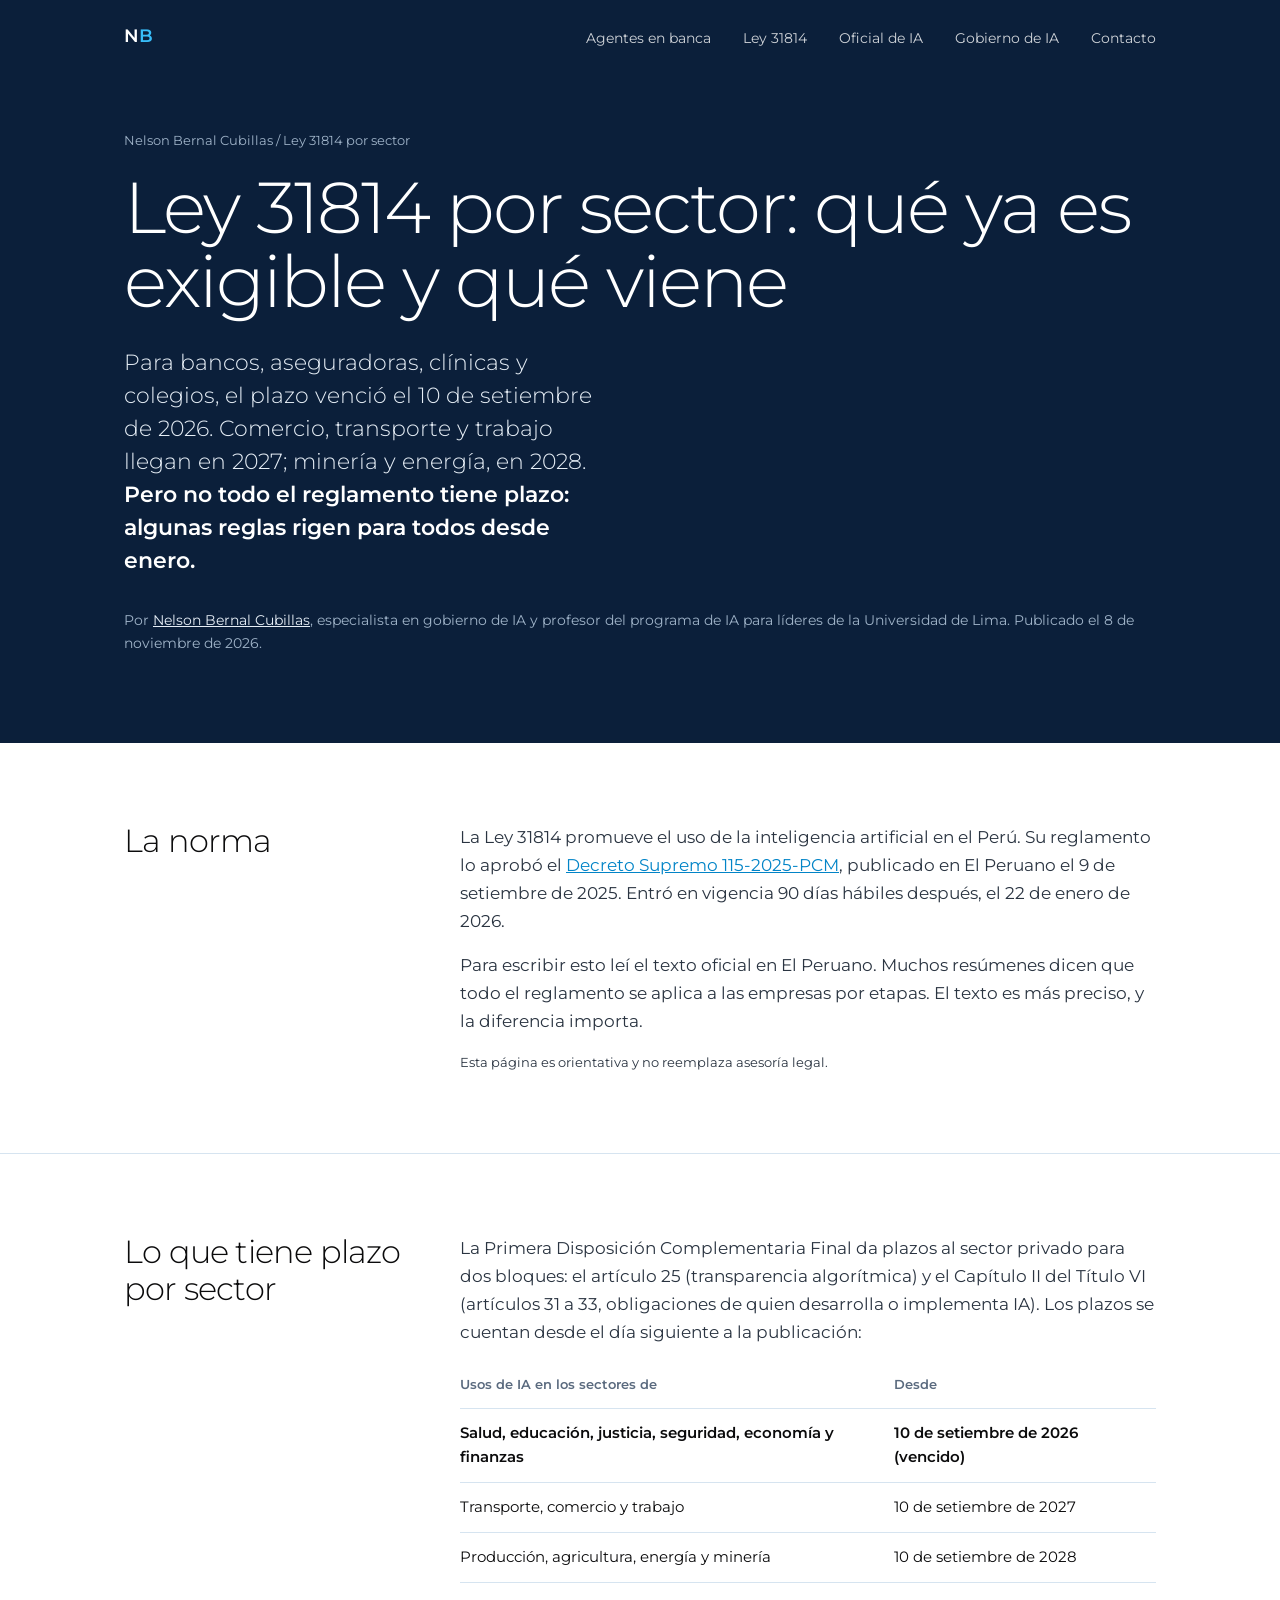
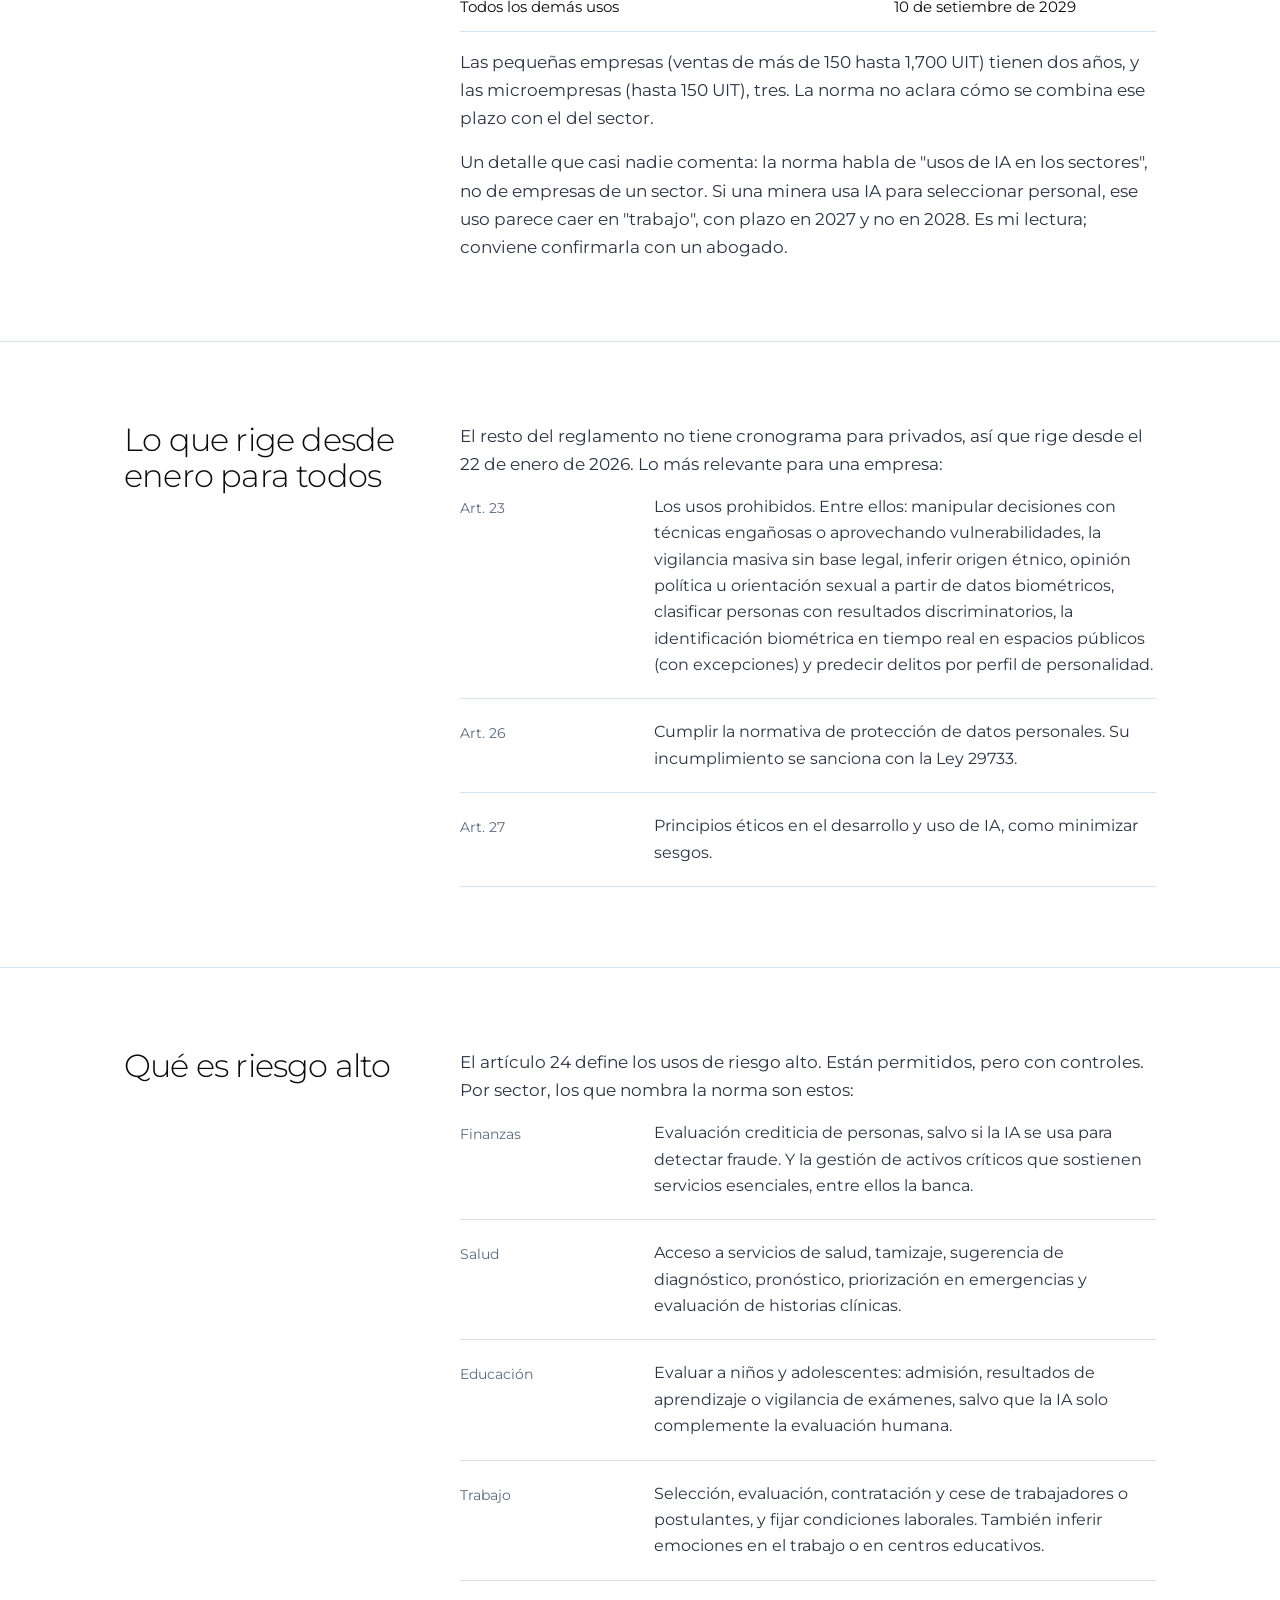
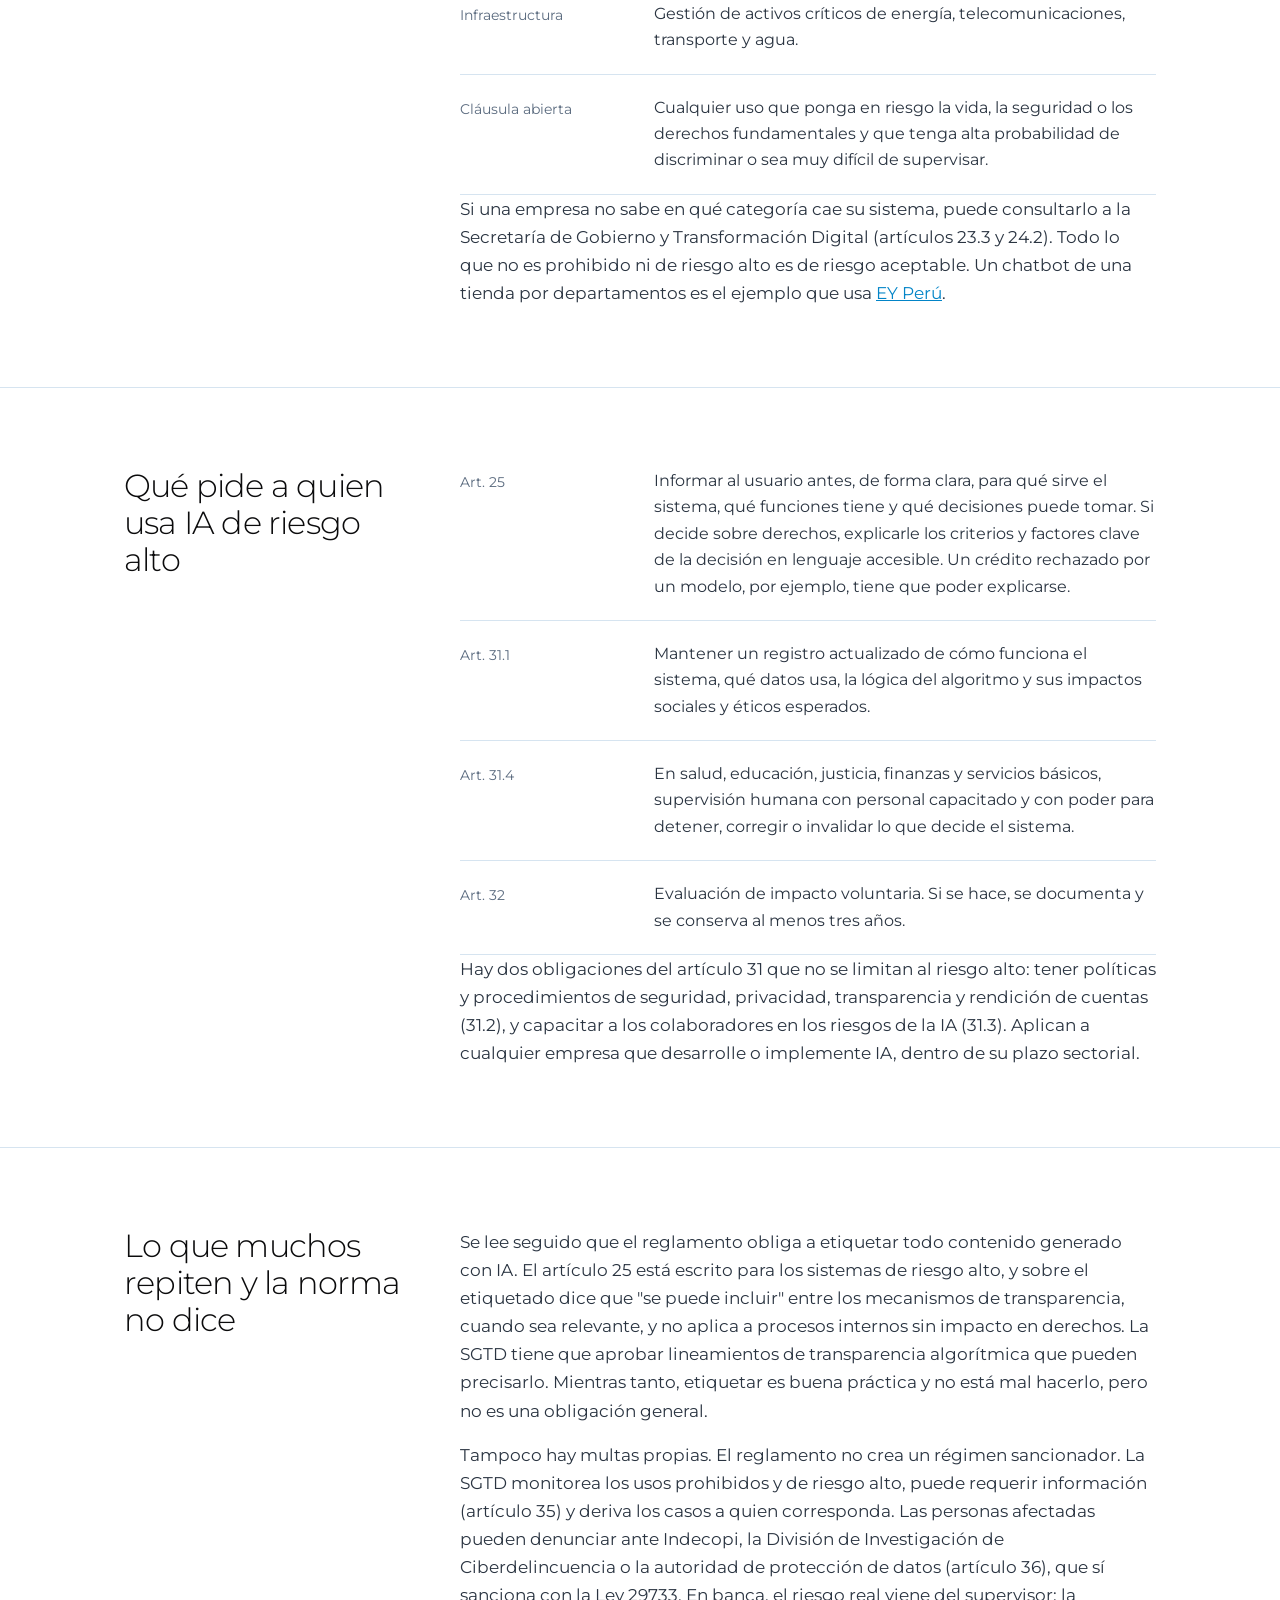
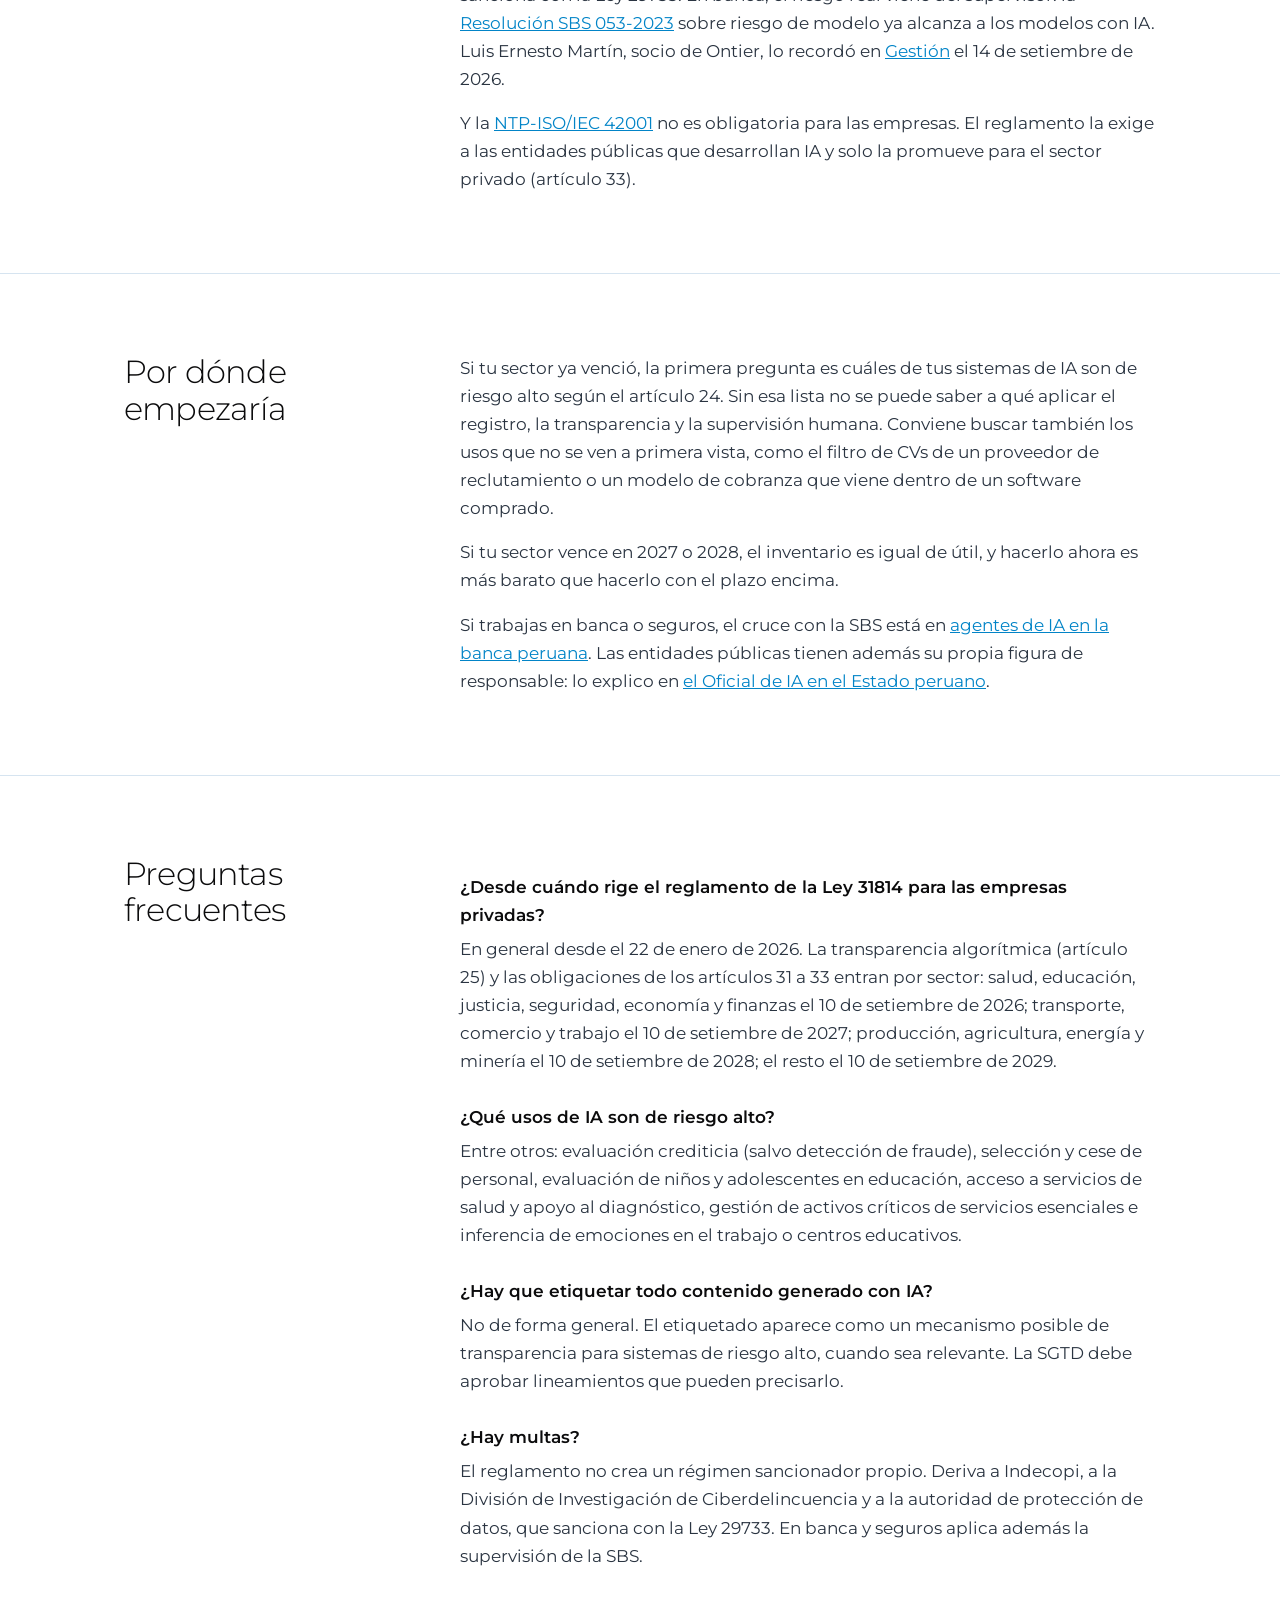
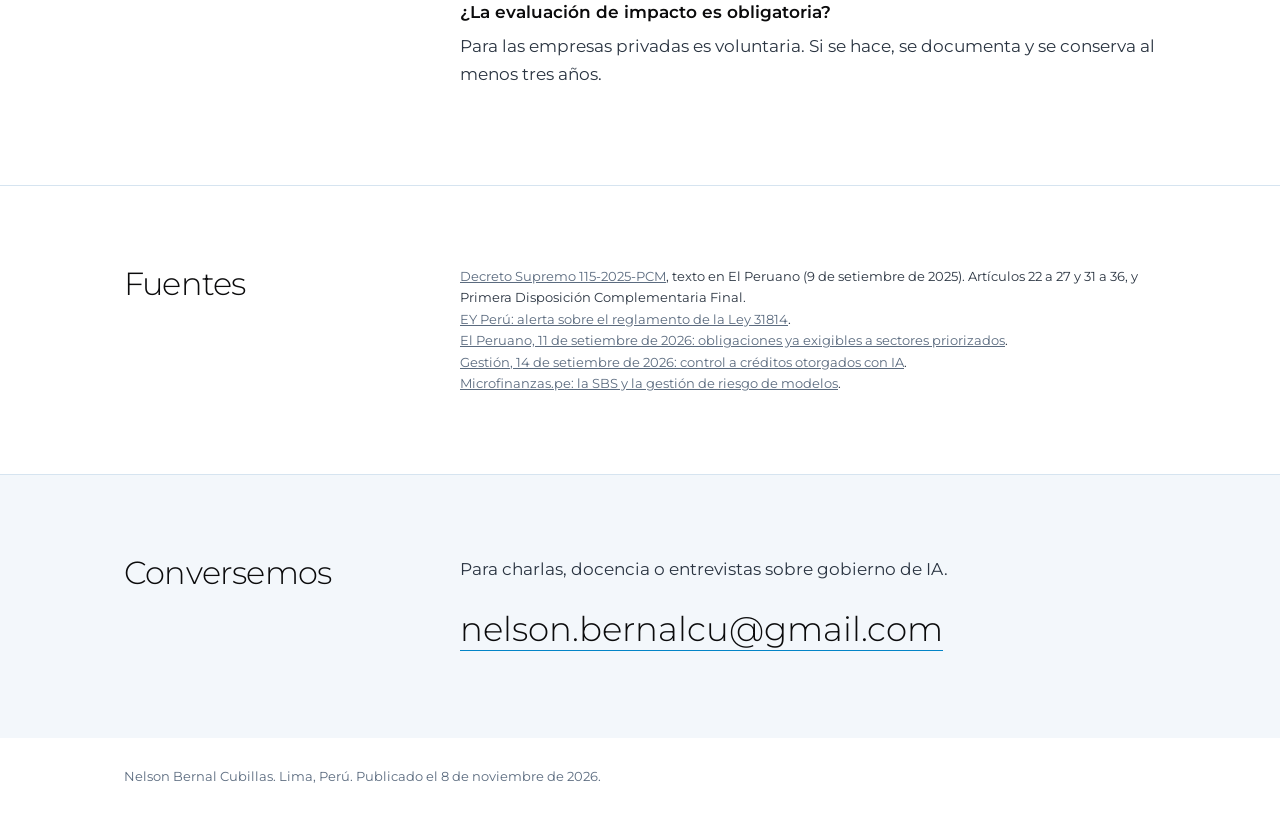
<file: ley-31814/index.html>
<!doctype html>
<html lang="es-PE">
<head>
<meta charset="utf-8">
<meta name="viewport" content="width=device-width, initial-scale=1">
<title>Ley 31814 por sector: qué ya es exigible a las empresas y qué viene | Nelson Bernal Cubillas</title>
<meta name="description" content="Qué obligaciones del reglamento de la Ley 31814 (DS 115-2025-PCM) ya rigen para las empresas privadas en Perú, cuáles llegan por sector entre 2026 y 2029, y qué usos de IA son de riesgo alto. Leído en el texto oficial.">
<meta name="author" content="Nelson Bernal Cubillas">
<link rel="canonical" href="https://nelson2206.github.io/nelson-bernal-cubillas/ley-31814/">
<link rel="icon" href="../favicon.svg" type="image/svg+xml">
<meta property="og:type" content="article">
<meta property="og:title" content="Ley 31814 por sector: qué ya es exigible a las empresas y qué viene">
<meta property="og:description" content="Plazos por sector, usos prohibidos y de riesgo alto, y lo que la norma no dice. Leído en el texto oficial del DS 115-2025-PCM.">
<meta property="og:url" content="https://nelson2206.github.io/nelson-bernal-cubillas/ley-31814/">
<meta property="og:image" content="https://nelson2206.github.io/nelson-bernal-cubillas/nelson-bernal-cubillas.jpg">
<meta property="og:locale" content="es_PE">
<meta property="article:published_time" content="2026-11-08">
<meta name="twitter:card" content="summary">
<link rel="preconnect" href="https://fonts.googleapis.com">
<link rel="preconnect" href="https://fonts.gstatic.com" crossorigin>
<link href="https://fonts.googleapis.com/css2?family=Montserrat:wght@300;400;600&display=swap" rel="stylesheet">
<link rel="stylesheet" href="../styles.css">
<script type="application/ld+json">
{
  "@context": "https://schema.org",
  "@graph": [
    {
      "@type": "Article",
      "@id": "https://nelson2206.github.io/nelson-bernal-cubillas/ley-31814/#article",
      "headline": "Ley 31814 por sector: qué ya es exigible a las empresas y qué viene",
      "description": "Qué obligaciones del reglamento de la Ley 31814 (DS 115-2025-PCM) ya rigen para las empresas privadas en Perú, cuáles llegan por sector entre 2026 y 2029, y qué usos de IA son de riesgo alto.",
      "inLanguage": "es-PE",
      "datePublished": "2026-11-08",
      "dateModified": "2026-11-08",
      "url": "https://nelson2206.github.io/nelson-bernal-cubillas/ley-31814/",
      "mainEntityOfPage": "https://nelson2206.github.io/nelson-bernal-cubillas/ley-31814/",
      "image": "https://nelson2206.github.io/nelson-bernal-cubillas/nelson-bernal-cubillas.jpg",
      "author": { "@id": "https://nelson2206.github.io/nelson-bernal-cubillas/#person" },
      "publisher": { "@id": "https://nelson2206.github.io/nelson-bernal-cubillas/#person" },
      "isPartOf": { "@id": "https://nelson2206.github.io/nelson-bernal-cubillas/#page" },
      "about": [
        { "@type": "Legislation", "name": "Ley N.° 31814, Ley que promueve el uso de la inteligencia artificial en favor del desarrollo económico y social del país", "legislationJurisdiction": "PE" },
        { "@type": "Legislation", "name": "Decreto Supremo N.° 115-2025-PCM, Reglamento de la Ley N.° 31814", "legislationDate": "2025-09-09", "legislationJurisdiction": "PE" },
        { "@type": "Thing", "name": "Gobierno de la inteligencia artificial" }
      ],
      "citation": [
        "https://busquedas.elperuano.pe/dispositivo/NL/2436426-1",
        "https://www.ey.com/es_pe/technical/tax-alert/reglamento-ley-promueve-uso-inteligencia-artificial",
        "https://elperuano.pe/noticia/304529-inteligencia-artificial-conoce-las-obligaciones-que-ya-son-exigibles-a-empresas-de-sectores-priorizados",
        "https://gestion.pe/economia/empresas/habra-mas-control-a-creditos-bancarios-que-se-otorguen-con-ia-que-ganaran-clientes-noticia/"
      ]
    },
    {
      "@type": "BreadcrumbList",
      "itemListElement": [
        { "@type": "ListItem", "position": 1, "name": "Nelson Bernal Cubillas", "item": "https://nelson2206.github.io/nelson-bernal-cubillas/" },
        { "@type": "ListItem", "position": 2, "name": "Ley 31814 por sector", "item": "https://nelson2206.github.io/nelson-bernal-cubillas/ley-31814/" }
      ]
    },
    {
      "@type": "FAQPage",
      "mainEntity": [
        {
          "@type": "Question",
          "name": "¿Desde cuándo rige el reglamento de la Ley 31814 para las empresas privadas?",
          "acceptedAnswer": { "@type": "Answer", "text": "El reglamento (DS 115-2025-PCM) rige en general desde el 22 de enero de 2026. Para el sector privado, la transparencia algorítmica (artículo 25) y las obligaciones de los artículos 31 a 33 entran por sector: salud, educación, justicia, seguridad, economía y finanzas el 10 de setiembre de 2026; transporte, comercio y trabajo el 10 de setiembre de 2027; producción, agricultura, energía y minería el 10 de setiembre de 2028; y el resto el 10 de setiembre de 2029." }
        },
        {
          "@type": "Question",
          "name": "¿Qué usos de IA son de riesgo alto según el reglamento peruano?",
          "acceptedAnswer": { "@type": "Answer", "text": "El artículo 24 menciona, entre otros: la gestión de activos críticos de servicios esenciales como energía, salud, telecomunicaciones, transporte, agua y banca; la evaluación de niños y adolescentes en educación; la selección, evaluación, contratación y cese de trabajadores; la evaluación crediticia de personas, salvo la detección de fraude; el acceso a programas sociales y a servicios de salud; el apoyo al diagnóstico; y la inferencia de emociones en el trabajo y en centros educativos." }
        },
        {
          "@type": "Question",
          "name": "¿El reglamento obliga a etiquetar todo contenido generado con IA?",
          "acceptedAnswer": { "@type": "Answer", "text": "No de forma general. El artículo 25 obliga a los sistemas de riesgo alto a informar al usuario sobre su finalidad y funcionamiento, y dice que entre los mecanismos se puede incluir, cuando sea relevante, el etiquetado visible. La SGTD debe aprobar lineamientos de transparencia algorítmica que pueden precisarlo." }
        },
        {
          "@type": "Question",
          "name": "¿Hay multas por incumplir el reglamento de la Ley 31814?",
          "acceptedAnswer": { "@type": "Answer", "text": "El reglamento no crea un régimen sancionador propio. La SGTD monitorea y puede requerir información, y deriva los casos a las autoridades competentes. Las personas afectadas pueden denunciar ante Indecopi, la División de Investigación de Ciberdelincuencia o la Autoridad Nacional de Protección de Datos Personales, que aplica las sanciones de la Ley 29733." }
        },
        {
          "@type": "Question",
          "name": "¿La evaluación de impacto es obligatoria para las empresas privadas?",
          "acceptedAnswer": { "@type": "Answer", "text": "No. El artículo 32 la hace voluntaria para el sector privado en sistemas de riesgo alto. Si la empresa la realiza, debe documentar hallazgos y medidas y conservar esa documentación al menos tres años." }
        }
      ]
    }
  ]
}
</script>
</head>
<body>

<header class="top">
  <div class="wrap">
    <a class="mark" href="../">N<span>B</span></a>
    <nav aria-label="Secciones">
      <a href="../agentes-ia-banca/">Agentes en banca</a>
      <a href="../ley-31814/">Ley 31814</a>
      <a href="../oficial-de-ia/">Oficial de IA</a>
      <a href="../gobierno-de-ia/">Gobierno de IA</a>
      <a href="../#contacto">Contacto</a>
    </nav>
  </div>
</header>
<main>
<div class="hero">
  <div class="wrap" style="display:block">
    <p class="crumbs"><a href="../">Nelson Bernal Cubillas</a> / Ley 31814 por sector</p>
    <h1>Ley 31814 por sector: qué ya es exigible y qué viene</h1>
    <p class="lead">Para bancos, aseguradoras, clínicas y colegios, el plazo venció el 10 de setiembre de 2026. Comercio, transporte y trabajo llegan en 2027; minería y energía, en 2028. <strong>Pero no todo el reglamento tiene plazo: algunas reglas rigen para todos desde enero.</strong></p>
    <p class="byline">Por <a href="../" rel="author" style="color:#E6EEF6">Nelson Bernal Cubillas</a>, especialista en gobierno de IA y profesor del programa de IA para líderes de la Universidad de Lima. Publicado el 8 de noviembre de 2026.</p>
  </div>
</div>

<section>
  <div class="wrap grid">
    <h2>La norma</h2>
    <div class="prose">
      <p>La Ley 31814 promueve el uso de la inteligencia artificial en el Perú. Su reglamento lo aprobó el <a href="https://busquedas.elperuano.pe/dispositivo/NL/2436426-1">Decreto Supremo 115-2025-PCM</a>, publicado en El Peruano el 9 de setiembre de 2025. Entró en vigencia 90 días hábiles después, el 22 de enero de 2026.</p>
      <p>Para escribir esto leí el texto oficial en El Peruano. Muchos resúmenes dicen que todo el reglamento se aplica a las empresas por etapas. El texto es más preciso, y la diferencia importa.</p>
      <p class="src">Esta página es orientativa y no reemplaza asesoría legal.</p>
    </div>
  </div>
</section>

<section>
  <div class="wrap grid">
    <h2>Lo que tiene plazo por sector</h2>
    <div class="prose">
      <p>La Primera Disposición Complementaria Final da plazos al sector privado para dos bloques: el artículo 25 (transparencia algorítmica) y el Capítulo II del Título VI (artículos 31 a 33, obligaciones de quien desarrolla o implementa IA). Los plazos se cuentan desde el día siguiente a la publicación:</p>
      <div class="tablewrap">
        <table class="plazos">
          <thead><tr><th>Usos de IA en los sectores de</th><th>Desde</th></tr></thead>
          <tbody>
            <tr class="hit"><td>Salud, educación, justicia, seguridad, economía y finanzas</td><td>10 de setiembre de 2026 (vencido)</td></tr>
            <tr><td>Transporte, comercio y trabajo</td><td>10 de setiembre de 2027</td></tr>
            <tr><td>Producción, agricultura, energía y minería</td><td>10 de setiembre de 2028</td></tr>
            <tr><td>Todos los demás usos</td><td>10 de setiembre de 2029</td></tr>
          </tbody>
        </table>
      </div>
      <p>Las pequeñas empresas (ventas de más de 150 hasta 1,700 UIT) tienen dos años, y las microempresas (hasta 150 UIT), tres. La norma no aclara cómo se combina ese plazo con el del sector.</p>
      <p>Un detalle que casi nadie comenta: la norma habla de "usos de IA en los sectores", no de empresas de un sector. Si una minera usa IA para seleccionar personal, ese uso parece caer en "trabajo", con plazo en 2027 y no en 2028. Es mi lectura; conviene confirmarla con un abogado.</p>
    </div>
  </div>
</section>

<section>
  <div class="wrap grid">
    <h2>Lo que rige desde enero para todos</h2>
    <div class="prose">
      <p>El resto del reglamento no tiene cronograma para privados, así que rige desde el 22 de enero de 2026. Lo más relevante para una empresa:</p>
      <ul class="list">
        <li><span class="when">Art. 23</span><div><p>Los usos prohibidos. Entre ellos: manipular decisiones con técnicas engañosas o aprovechando vulnerabilidades, la vigilancia masiva sin base legal, inferir origen étnico, opinión política u orientación sexual a partir de datos biométricos, clasificar personas con resultados discriminatorios, la identificación biométrica en tiempo real en espacios públicos (con excepciones) y predecir delitos por perfil de personalidad.</p></div></li>
        <li><span class="when">Art. 26</span><div><p>Cumplir la normativa de protección de datos personales. Su incumplimiento se sanciona con la Ley 29733.</p></div></li>
        <li><span class="when">Art. 27</span><div><p>Principios éticos en el desarrollo y uso de IA, como minimizar sesgos.</p></div></li>
      </ul>
    </div>
  </div>
</section>

<section>
  <div class="wrap grid">
    <h2>Qué es riesgo alto</h2>
    <div class="prose">
      <p>El artículo 24 define los usos de riesgo alto. Están permitidos, pero con controles. Por sector, los que nombra la norma son estos:</p>
      <ul class="list">
        <li><span class="when">Finanzas</span><div><p>Evaluación crediticia de personas, salvo si la IA se usa para detectar fraude. Y la gestión de activos críticos que sostienen servicios esenciales, entre ellos la banca.</p></div></li>
        <li><span class="when">Salud</span><div><p>Acceso a servicios de salud, tamizaje, sugerencia de diagnóstico, pronóstico, priorización en emergencias y evaluación de historias clínicas.</p></div></li>
        <li><span class="when">Educación</span><div><p>Evaluar a niños y adolescentes: admisión, resultados de aprendizaje o vigilancia de exámenes, salvo que la IA solo complemente la evaluación humana.</p></div></li>
        <li><span class="when">Trabajo</span><div><p>Selección, evaluación, contratación y cese de trabajadores o postulantes, y fijar condiciones laborales. También inferir emociones en el trabajo o en centros educativos.</p></div></li>
        <li><span class="when">Infraestructura</span><div><p>Gestión de activos críticos de energía, telecomunicaciones, transporte y agua.</p></div></li>
        <li><span class="when">Cláusula abierta</span><div><p>Cualquier uso que ponga en riesgo la vida, la seguridad o los derechos fundamentales y que tenga alta probabilidad de discriminar o sea muy difícil de supervisar.</p></div></li>
      </ul>
      <p>Si una empresa no sabe en qué categoría cae su sistema, puede consultarlo a la Secretaría de Gobierno y Transformación Digital (artículos 23.3 y 24.2). Todo lo que no es prohibido ni de riesgo alto es de riesgo aceptable. Un chatbot de una tienda por departamentos es el ejemplo que usa <a href="https://www.ey.com/es_pe/technical/tax-alert/reglamento-ley-promueve-uso-inteligencia-artificial">EY Perú</a>.</p>
    </div>
  </div>
</section>

<section>
  <div class="wrap grid">
    <h2>Qué pide a quien usa IA de riesgo alto</h2>
    <div class="prose">
      <ul class="list">
        <li><span class="when">Art. 25</span><div><p>Informar al usuario antes, de forma clara, para qué sirve el sistema, qué funciones tiene y qué decisiones puede tomar. Si decide sobre derechos, explicarle los criterios y factores clave de la decisión en lenguaje accesible. Un crédito rechazado por un modelo, por ejemplo, tiene que poder explicarse.</p></div></li>
        <li><span class="when">Art. 31.1</span><div><p>Mantener un registro actualizado de cómo funciona el sistema, qué datos usa, la lógica del algoritmo y sus impactos sociales y éticos esperados.</p></div></li>
        <li><span class="when">Art. 31.4</span><div><p>En salud, educación, justicia, finanzas y servicios básicos, supervisión humana con personal capacitado y con poder para detener, corregir o invalidar lo que decide el sistema.</p></div></li>
        <li><span class="when">Art. 32</span><div><p>Evaluación de impacto voluntaria. Si se hace, se documenta y se conserva al menos tres años.</p></div></li>
      </ul>
      <p>Hay dos obligaciones del artículo 31 que no se limitan al riesgo alto: tener políticas y procedimientos de seguridad, privacidad, transparencia y rendición de cuentas (31.2), y capacitar a los colaboradores en los riesgos de la IA (31.3). Aplican a cualquier empresa que desarrolle o implemente IA, dentro de su plazo sectorial.</p>
    </div>
  </div>
</section>

<section>
  <div class="wrap grid">
    <h2>Lo que muchos repiten y la norma no dice</h2>
    <div class="prose">
      <p>Se lee seguido que el reglamento obliga a etiquetar todo contenido generado con IA. El artículo 25 está escrito para los sistemas de riesgo alto, y sobre el etiquetado dice que "se puede incluir" entre los mecanismos de transparencia, cuando sea relevante, y no aplica a procesos internos sin impacto en derechos. La SGTD tiene que aprobar lineamientos de transparencia algorítmica que pueden precisarlo. Mientras tanto, etiquetar es buena práctica y no está mal hacerlo, pero no es una obligación general.</p>
      <p>Tampoco hay multas propias. El reglamento no crea un régimen sancionador. La SGTD monitorea los usos prohibidos y de riesgo alto, puede requerir información (artículo 35) y deriva los casos a quien corresponda. Las personas afectadas pueden denunciar ante Indecopi, la División de Investigación de Ciberdelincuencia o la autoridad de protección de datos (artículo 36), que sí sanciona con la Ley 29733. En banca, el riesgo real viene del supervisor: la <a href="https://microfinanzas.pe/la-sbs-y-la-gestion-de-riesgo-de-modelos-lo-que-deben-saber-las-instituciones-financieras">Resolución SBS 053-2023</a> sobre riesgo de modelo ya alcanza a los modelos con IA. Luis Ernesto Martín, socio de Ontier, lo recordó en <a href="https://gestion.pe/economia/empresas/habra-mas-control-a-creditos-bancarios-que-se-otorguen-con-ia-que-ganaran-clientes-noticia/">Gestión</a> el 14 de setiembre de 2026.</p>
      <p>Y la <a href="../iso-42001/">NTP-ISO/IEC 42001</a> no es obligatoria para las empresas. El reglamento la exige a las entidades públicas que desarrollan IA y solo la promueve para el sector privado (artículo 33).</p>
    </div>
  </div>
</section>

<section>
  <div class="wrap grid">
    <h2>Por dónde empezaría</h2>
    <div class="prose">
      <p>Si tu sector ya venció, la primera pregunta es cuáles de tus sistemas de IA son de riesgo alto según el artículo 24. Sin esa lista no se puede saber a qué aplicar el registro, la transparencia y la supervisión humana. Conviene buscar también los usos que no se ven a primera vista, como el filtro de CVs de un proveedor de reclutamiento o un modelo de cobranza que viene dentro de un software comprado.</p>
      <p>Si tu sector vence en 2027 o 2028, el inventario es igual de útil, y hacerlo ahora es más barato que hacerlo con el plazo encima.</p>
      <p>Si trabajas en banca o seguros, el cruce con la SBS está en <a href="../agentes-ia-banca/">agentes de IA en la banca peruana</a>. Las entidades públicas tienen además su propia figura de responsable: lo explico en <a href="../oficial-de-ia/">el Oficial de IA en el Estado peruano</a>.</p>
    </div>
  </div>
</section>

<section id="preguntas">
  <div class="wrap grid">
    <h2>Preguntas frecuentes</h2>
    <dl class="faq">
      <dt>¿Desde cuándo rige el reglamento de la Ley 31814 para las empresas privadas?</dt>
      <dd>En general desde el 22 de enero de 2026. La transparencia algorítmica (artículo 25) y las obligaciones de los artículos 31 a 33 entran por sector: salud, educación, justicia, seguridad, economía y finanzas el 10 de setiembre de 2026; transporte, comercio y trabajo el 10 de setiembre de 2027; producción, agricultura, energía y minería el 10 de setiembre de 2028; el resto el 10 de setiembre de 2029.</dd>
      <dt>¿Qué usos de IA son de riesgo alto?</dt>
      <dd>Entre otros: evaluación crediticia (salvo detección de fraude), selección y cese de personal, evaluación de niños y adolescentes en educación, acceso a servicios de salud y apoyo al diagnóstico, gestión de activos críticos de servicios esenciales e inferencia de emociones en el trabajo o centros educativos.</dd>
      <dt>¿Hay que etiquetar todo contenido generado con IA?</dt>
      <dd>No de forma general. El etiquetado aparece como un mecanismo posible de transparencia para sistemas de riesgo alto, cuando sea relevante. La SGTD debe aprobar lineamientos que pueden precisarlo.</dd>
      <dt>¿Hay multas?</dt>
      <dd>El reglamento no crea un régimen sancionador propio. Deriva a Indecopi, a la División de Investigación de Ciberdelincuencia y a la autoridad de protección de datos, que sanciona con la Ley 29733. En banca y seguros aplica además la supervisión de la SBS.</dd>
      <dt>¿La evaluación de impacto es obligatoria?</dt>
      <dd>Para las empresas privadas es voluntaria. Si se hace, se documenta y se conserva al menos tres años.</dd>
    </dl>
  </div>
</section>

<section>
  <div class="wrap grid">
    <h2>Fuentes</h2>
    <div class="prose">
      <p class="src"><a href="https://busquedas.elperuano.pe/dispositivo/NL/2436426-1">Decreto Supremo 115-2025-PCM</a>, texto en El Peruano (9 de setiembre de 2025). Artículos 22 a 27 y 31 a 36, y Primera Disposición Complementaria Final.<br>
      <a href="https://www.ey.com/es_pe/technical/tax-alert/reglamento-ley-promueve-uso-inteligencia-artificial">EY Perú: alerta sobre el reglamento de la Ley 31814</a>.<br>
      <a href="https://elperuano.pe/noticia/304529-inteligencia-artificial-conoce-las-obligaciones-que-ya-son-exigibles-a-empresas-de-sectores-priorizados">El Peruano, 11 de setiembre de 2026: obligaciones ya exigibles a sectores priorizados</a>.<br>
      <a href="https://gestion.pe/economia/empresas/habra-mas-control-a-creditos-bancarios-que-se-otorguen-con-ia-que-ganaran-clientes-noticia/">Gestión, 14 de setiembre de 2026: control a créditos otorgados con IA</a>.<br>
      <a href="https://microfinanzas.pe/la-sbs-y-la-gestion-de-riesgo-de-modelos-lo-que-deben-saber-las-instituciones-financieras">Microfinanzas.pe: la SBS y la gestión de riesgo de modelos</a>.</p>
    </div>
  </div>
</section>

<section class="contact" id="contacto">
  <div class="wrap grid">
    <h2>Conversemos</h2>
    <div>
      <p style="margin:0 0 18px;color:#2A3441">Para charlas, docencia o entrevistas sobre gobierno de IA.</p>
      <a class="big" href="mailto:nelson.bernalcu@gmail.com">nelson.bernalcu@gmail.com</a>
    </div>
  </div>
</section>
</main>
<footer>
  <div class="wrap">Nelson Bernal Cubillas. Lima, Perú. Publicado el 8 de noviembre de 2026.</div>
</footer>
</body>
</html>
</file>
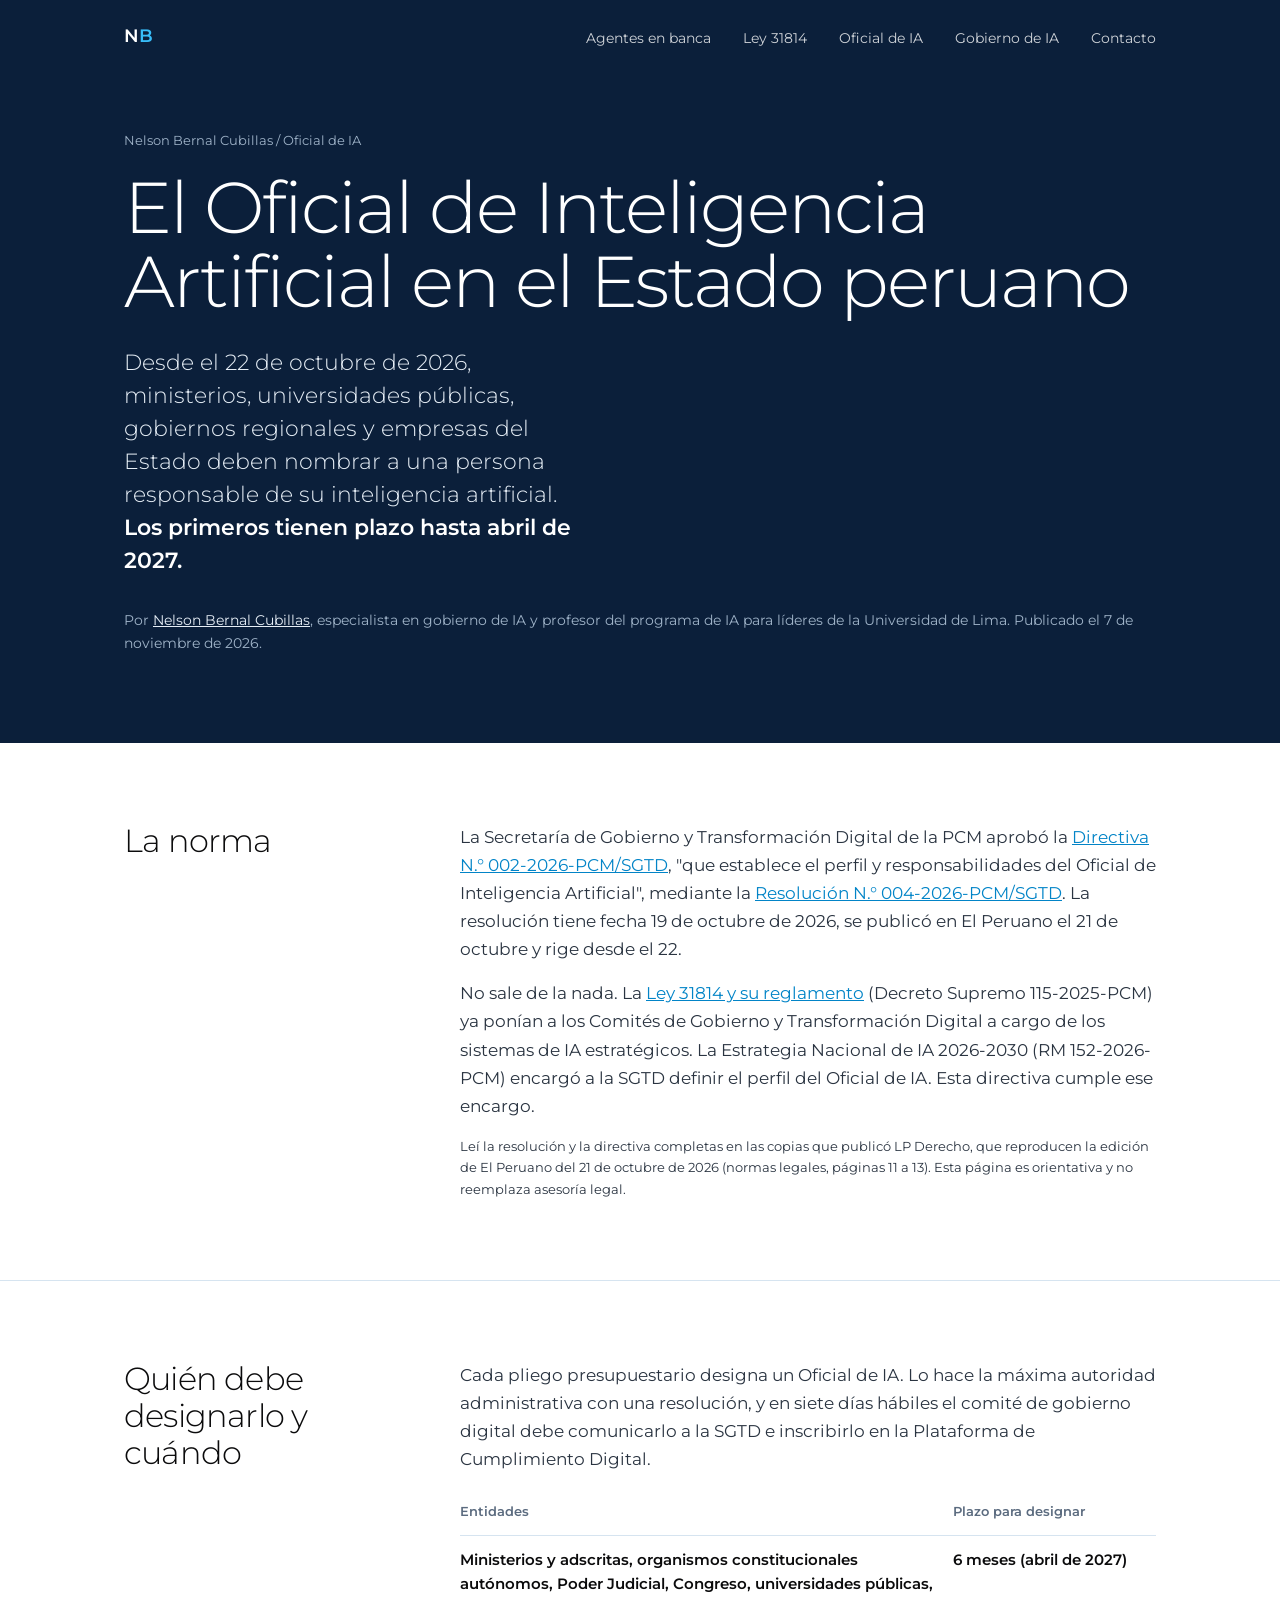
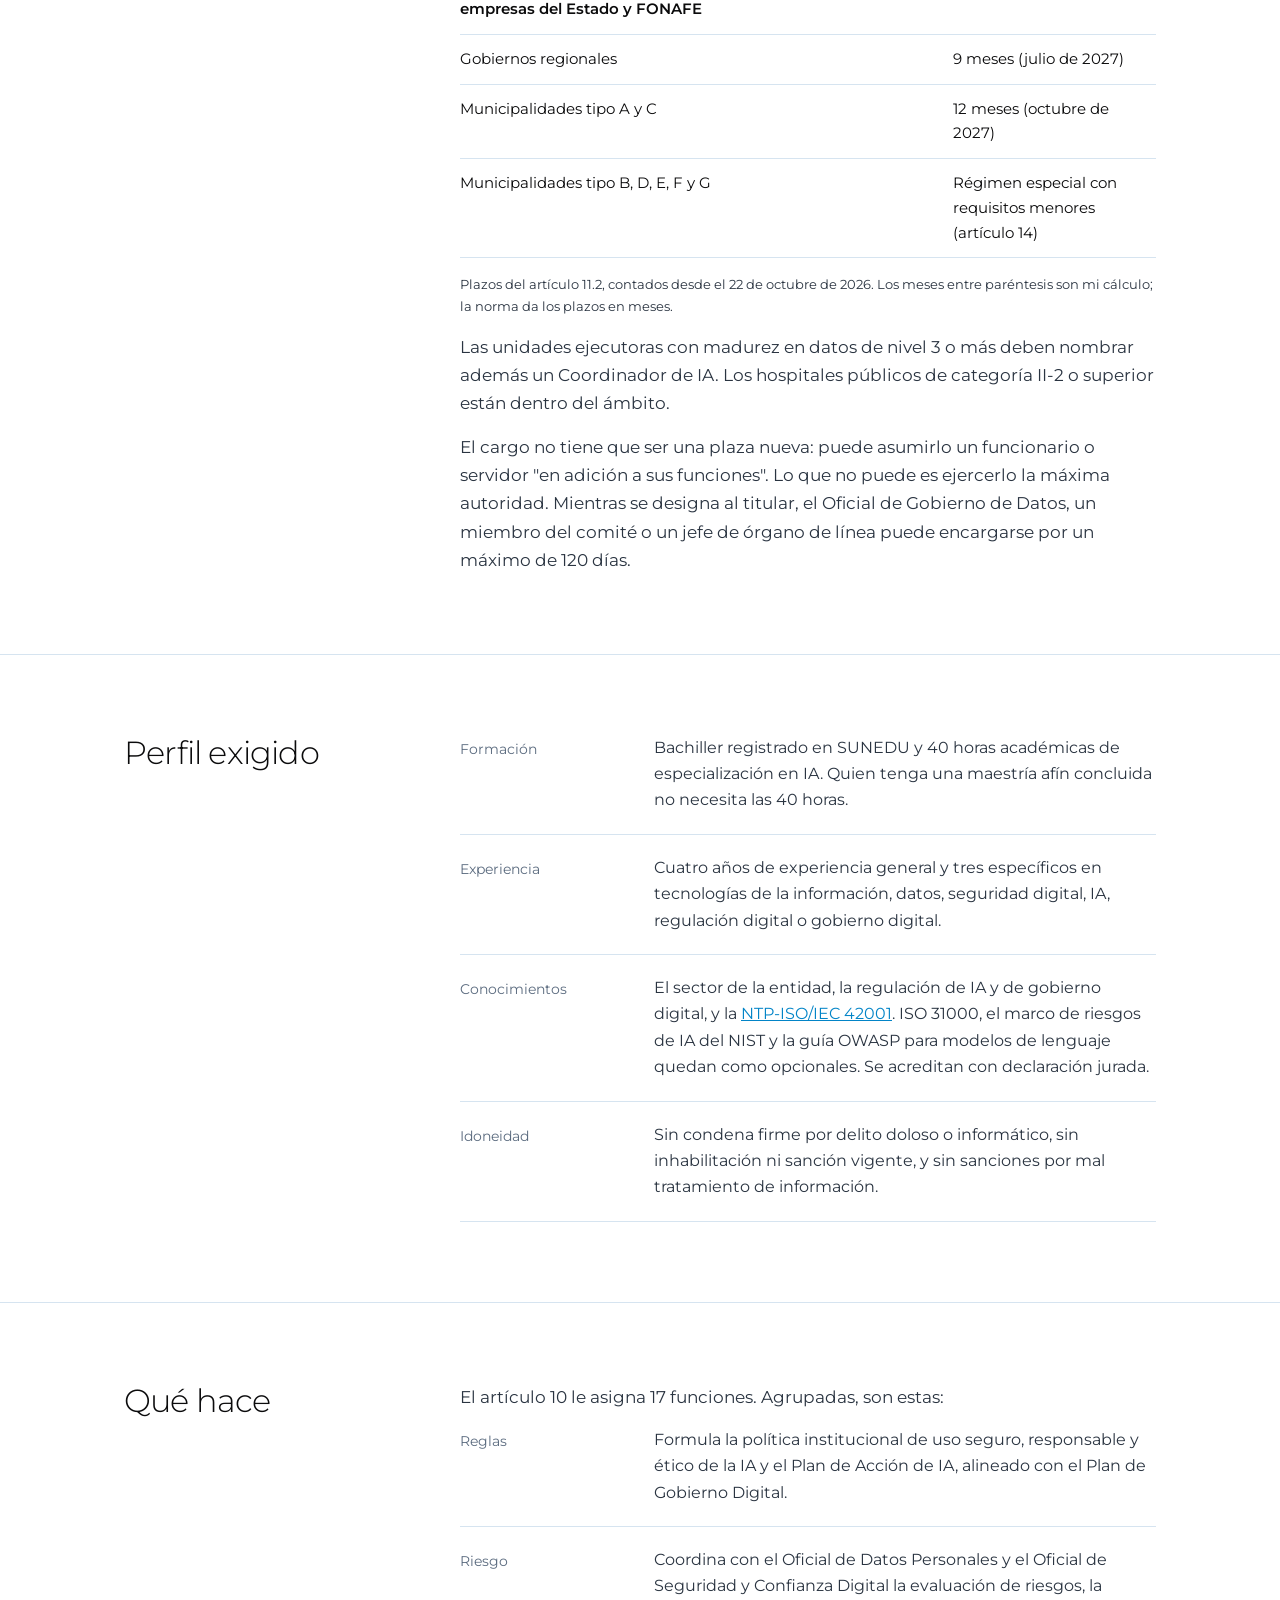
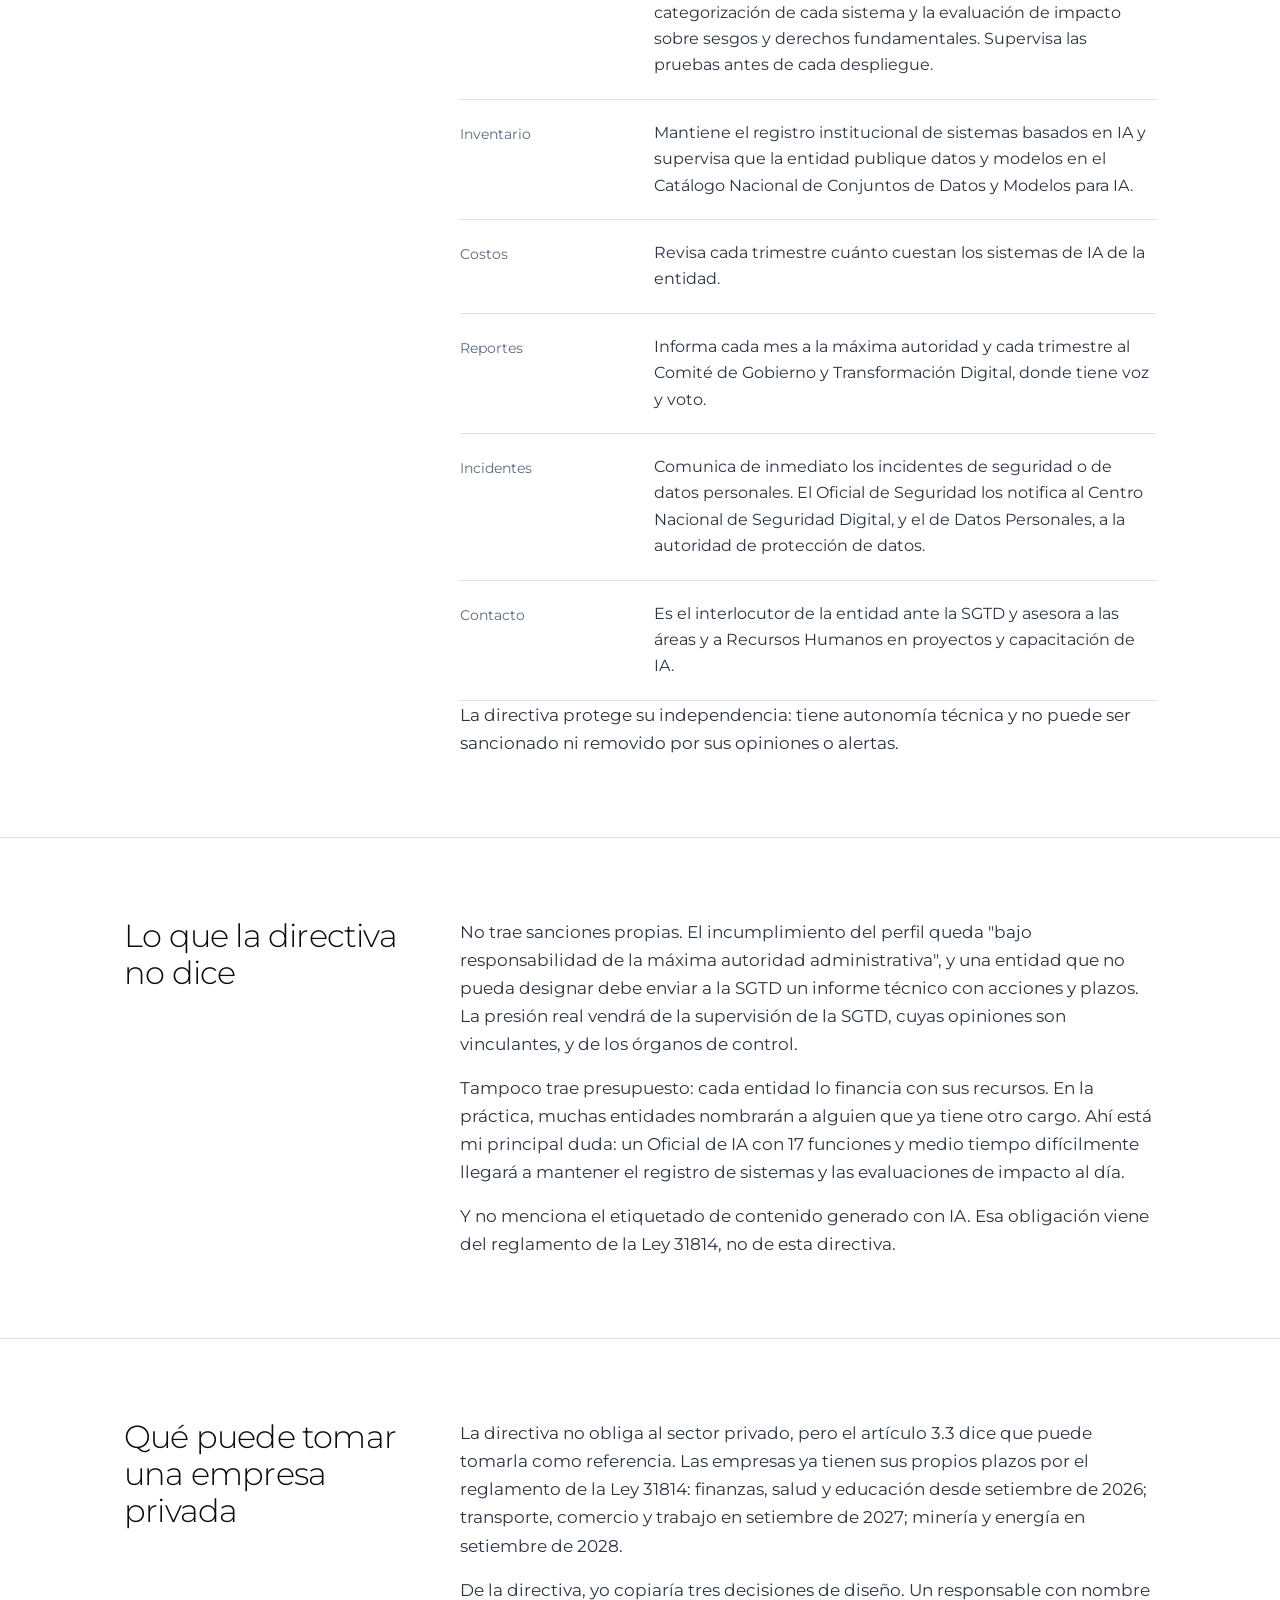
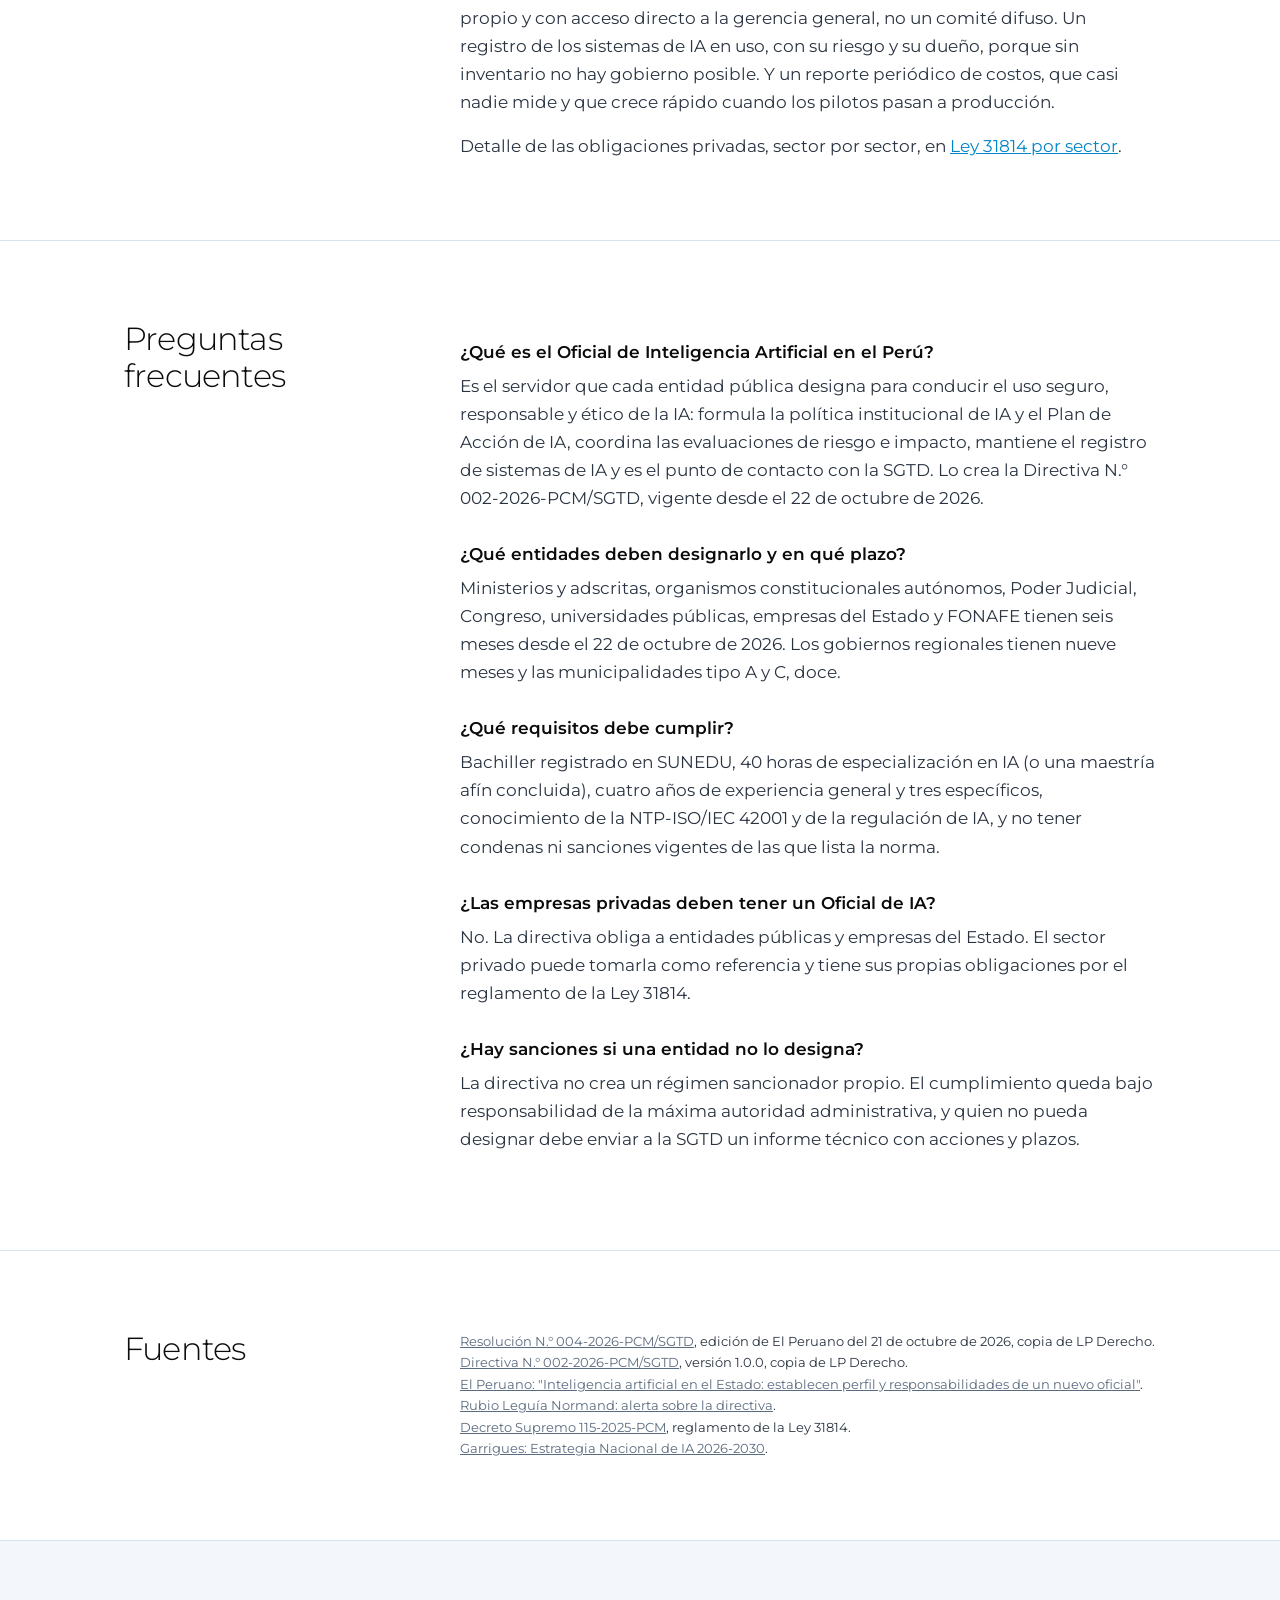
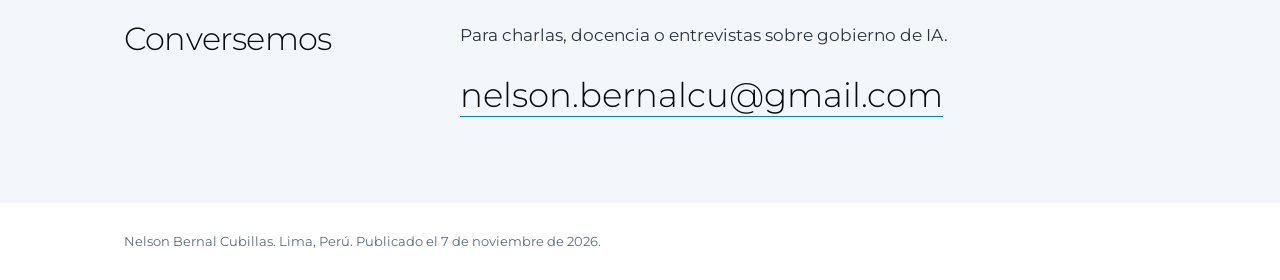
<file: oficial-de-ia/index.html>
<!doctype html>
<html lang="es-PE">
<head>
<meta charset="utf-8">
<meta name="viewport" content="width=device-width, initial-scale=1">
<title>Oficial de Inteligencia Artificial en el Perú: qué exige la Directiva 002-2026-PCM/SGTD | Nelson Bernal Cubillas</title>
<meta name="description" content="Quién debe designar un Oficial de IA en el Estado peruano, con qué perfil, qué funciones tiene y en qué plazos, según la Directiva 002-2026-PCM/SGTD publicada el 21 de octubre de 2026.">
<meta name="author" content="Nelson Bernal Cubillas">
<link rel="canonical" href="https://nelson2206.github.io/nelson-bernal-cubillas/oficial-de-ia/">
<link rel="icon" href="../favicon.svg" type="image/svg+xml">
<meta property="og:type" content="article">
<meta property="og:title" content="Oficial de Inteligencia Artificial en el Perú: qué exige la Directiva 002-2026-PCM/SGTD">
<meta property="og:description" content="Quién debe designarlo, con qué perfil, qué funciones tiene y en qué plazos. Explicado con el texto de la norma.">
<meta property="og:url" content="https://nelson2206.github.io/nelson-bernal-cubillas/oficial-de-ia/">
<meta property="og:image" content="https://nelson2206.github.io/nelson-bernal-cubillas/nelson-bernal-cubillas.jpg">
<meta property="og:locale" content="es_PE">
<meta property="article:published_time" content="2026-11-07">
<meta name="twitter:card" content="summary">
<link rel="preconnect" href="https://fonts.googleapis.com">
<link rel="preconnect" href="https://fonts.gstatic.com" crossorigin>
<link href="https://fonts.googleapis.com/css2?family=Montserrat:wght@300;400;600&display=swap" rel="stylesheet">
<link rel="stylesheet" href="../styles.css">
<script type="application/ld+json">
{
  "@context": "https://schema.org",
  "@graph": [
    {
      "@type": "Article",
      "@id": "https://nelson2206.github.io/nelson-bernal-cubillas/oficial-de-ia/#article",
      "headline": "Oficial de Inteligencia Artificial en el Perú: qué exige la Directiva 002-2026-PCM/SGTD",
      "description": "Quién debe designar un Oficial de IA en el Estado peruano, con qué perfil, qué funciones tiene y en qué plazos, según la Directiva 002-2026-PCM/SGTD publicada el 21 de octubre de 2026.",
      "inLanguage": "es-PE",
      "datePublished": "2026-11-07",
      "dateModified": "2026-11-08",
      "url": "https://nelson2206.github.io/nelson-bernal-cubillas/oficial-de-ia/",
      "mainEntityOfPage": "https://nelson2206.github.io/nelson-bernal-cubillas/oficial-de-ia/",
      "image": "https://nelson2206.github.io/nelson-bernal-cubillas/nelson-bernal-cubillas.jpg",
      "author": { "@id": "https://nelson2206.github.io/nelson-bernal-cubillas/#person" },
      "publisher": { "@id": "https://nelson2206.github.io/nelson-bernal-cubillas/#person" },
      "isPartOf": { "@id": "https://nelson2206.github.io/nelson-bernal-cubillas/#page" },
      "about": [
        { "@type": "Thing", "name": "Oficial de Inteligencia Artificial" },
        { "@type": "Legislation", "name": "Directiva N.° 002-2026-PCM/SGTD", "legislationDate": "2026-10-19", "legislationJurisdiction": "PE" },
        { "@type": "Thing", "name": "Gobierno de la inteligencia artificial" }
      ],
      "citation": [
        "https://img.lpderecho.pe/wp-content/uploads/2026/10/Resolucion-004-2026-PCM-SGTD-LPDerecho.pdf",
        "https://img.lpderecho.pe/wp-content/uploads/2026/10/Directiva-002-2026-PCM-SGTD-LPDerecho.pdf",
        "https://elperuano.pe/noticia/307286-inteligencia-artificial-en-el-estado-establecen-perfil-y-responsabilidades-de-un-nuevo-oficial"
      ]
    },
    {
      "@type": "BreadcrumbList",
      "itemListElement": [
        { "@type": "ListItem", "position": 1, "name": "Nelson Bernal Cubillas", "item": "https://nelson2206.github.io/nelson-bernal-cubillas/" },
        { "@type": "ListItem", "position": 2, "name": "Oficial de IA", "item": "https://nelson2206.github.io/nelson-bernal-cubillas/oficial-de-ia/" }
      ]
    },
    {
      "@type": "FAQPage",
      "mainEntity": [
        {
          "@type": "Question",
          "name": "¿Qué es el Oficial de Inteligencia Artificial en el Perú?",
          "acceptedAnswer": { "@type": "Answer", "text": "Es el servidor que cada entidad pública designa para conducir el uso seguro, responsable y ético de la inteligencia artificial: formula la política institucional de IA y el Plan de Acción de IA, coordina las evaluaciones de riesgo e impacto, mantiene el registro de sistemas de IA y es el punto de contacto con la Secretaría de Gobierno y Transformación Digital. Lo crea la Directiva N.° 002-2026-PCM/SGTD, vigente desde el 22 de octubre de 2026." }
        },
        {
          "@type": "Question",
          "name": "¿Qué entidades deben designar un Oficial de IA y en qué plazo?",
          "acceptedAnswer": { "@type": "Answer", "text": "Ministerios y sus adscritas, organismos constitucionales autónomos, Poder Judicial, Congreso, universidades públicas, empresas del Estado y FONAFE tienen seis meses desde el 22 de octubre de 2026. Los gobiernos regionales tienen nueve meses y las municipalidades tipo A y C, doce meses." }
        },
        {
          "@type": "Question",
          "name": "¿Qué requisitos debe cumplir un Oficial de IA?",
          "acceptedAnswer": { "@type": "Answer", "text": "Bachiller registrado en SUNEDU, 40 horas académicas de especialización en IA (no se exigen si tiene una maestría afín concluida), cuatro años de experiencia general y tres específicos en TI, datos, seguridad digital, IA o gobierno digital, conocimiento de la NTP-ISO/IEC 42001 y de la regulación de IA, y no tener condenas ni sanciones vigentes de las que lista la norma." }
        },
        {
          "@type": "Question",
          "name": "¿Las empresas privadas deben tener un Oficial de IA?",
          "acceptedAnswer": { "@type": "Answer", "text": "No. La directiva obliga solo a entidades públicas y empresas del Estado. El sector privado puede tomarla como referencia. Las empresas privadas sí tienen obligaciones propias por el reglamento de la Ley 31814, con plazos por sector entre 2026 y 2029." }
        },
        {
          "@type": "Question",
          "name": "¿Hay sanciones si una entidad no designa a su Oficial de IA?",
          "acceptedAnswer": { "@type": "Answer", "text": "La directiva no crea un régimen sancionador propio. El cumplimiento del perfil queda bajo responsabilidad de la máxima autoridad administrativa, y una entidad que no pueda designar debe enviar a la SGTD un informe técnico con acciones y plazos." }
        }
      ]
    }
  ]
}
</script>
</head>
<body>

<header class="top">
  <div class="wrap">
    <a class="mark" href="../">N<span>B</span></a>
    <nav aria-label="Secciones">
      <a href="../agentes-ia-banca/">Agentes en banca</a>
      <a href="../ley-31814/">Ley 31814</a>
      <a href="../oficial-de-ia/">Oficial de IA</a>
      <a href="../gobierno-de-ia/">Gobierno de IA</a>
      <a href="../#contacto">Contacto</a>
    </nav>
  </div>
</header>
<main>
<div class="hero">
  <div class="wrap" style="display:block">
    <p class="crumbs"><a href="../">Nelson Bernal Cubillas</a> / Oficial de IA</p>
    <h1>El Oficial de Inteligencia Artificial en el Estado peruano</h1>
    <p class="lead">Desde el 22 de octubre de 2026, ministerios, universidades públicas, gobiernos regionales y empresas del Estado deben nombrar a una persona responsable de su inteligencia artificial. <strong>Los primeros tienen plazo hasta abril de 2027.</strong></p>
    <p class="byline">Por <a href="../" rel="author" style="color:#E6EEF6">Nelson Bernal Cubillas</a>, especialista en gobierno de IA y profesor del programa de IA para líderes de la Universidad de Lima. Publicado el 7 de noviembre de 2026.</p>
  </div>
</div>

<section>
  <div class="wrap grid">
    <h2>La norma</h2>
    <div class="prose">
      <p>La Secretaría de Gobierno y Transformación Digital de la PCM aprobó la <a href="https://img.lpderecho.pe/wp-content/uploads/2026/10/Directiva-002-2026-PCM-SGTD-LPDerecho.pdf">Directiva N.° 002-2026-PCM/SGTD</a>, "que establece el perfil y responsabilidades del Oficial de Inteligencia Artificial", mediante la <a href="https://img.lpderecho.pe/wp-content/uploads/2026/10/Resolucion-004-2026-PCM-SGTD-LPDerecho.pdf">Resolución N.° 004-2026-PCM/SGTD</a>. La resolución tiene fecha 19 de octubre de 2026, se publicó en El Peruano el 21 de octubre y rige desde el 22.</p>
      <p>No sale de la nada. La <a href="https://www.gob.pe/institucion/pcm/normas-legales/7133522-115-2025-pcm">Ley 31814 y su reglamento</a> (Decreto Supremo 115-2025-PCM) ya ponían a los Comités de Gobierno y Transformación Digital a cargo de los sistemas de IA estratégicos. La Estrategia Nacional de IA 2026-2030 (RM 152-2026-PCM) encargó a la SGTD definir el perfil del Oficial de IA. Esta directiva cumple ese encargo.</p>
      <p class="src">Leí la resolución y la directiva completas en las copias que publicó LP Derecho, que reproducen la edición de El Peruano del 21 de octubre de 2026 (normas legales, páginas 11 a 13). Esta página es orientativa y no reemplaza asesoría legal.</p>
    </div>
  </div>
</section>

<section>
  <div class="wrap grid">
    <h2>Quién debe designarlo y cuándo</h2>
    <div class="prose">
      <p>Cada pliego presupuestario designa un Oficial de IA. Lo hace la máxima autoridad administrativa con una resolución, y en siete días hábiles el comité de gobierno digital debe comunicarlo a la SGTD e inscribirlo en la Plataforma de Cumplimiento Digital.</p>
      <div class="tablewrap">
        <table class="plazos">
          <thead><tr><th>Entidades</th><th>Plazo para designar</th></tr></thead>
          <tbody>
            <tr class="hit"><td>Ministerios y adscritas, organismos constitucionales autónomos, Poder Judicial, Congreso, universidades públicas, empresas del Estado y FONAFE</td><td>6 meses (abril de 2027)</td></tr>
            <tr><td>Gobiernos regionales</td><td>9 meses (julio de 2027)</td></tr>
            <tr><td>Municipalidades tipo A y C</td><td>12 meses (octubre de 2027)</td></tr>
            <tr><td>Municipalidades tipo B, D, E, F y G</td><td>Régimen especial con requisitos menores (artículo 14)</td></tr>
          </tbody>
        </table>
      </div>
      <p class="src">Plazos del artículo 11.2, contados desde el 22 de octubre de 2026. Los meses entre paréntesis son mi cálculo; la norma da los plazos en meses.</p>
      <p>Las unidades ejecutoras con madurez en datos de nivel 3 o más deben nombrar además un Coordinador de IA. Los hospitales públicos de categoría II-2 o superior están dentro del ámbito.</p>
      <p>El cargo no tiene que ser una plaza nueva: puede asumirlo un funcionario o servidor "en adición a sus funciones". Lo que no puede es ejercerlo la máxima autoridad. Mientras se designa al titular, el Oficial de Gobierno de Datos, un miembro del comité o un jefe de órgano de línea puede encargarse por un máximo de 120 días.</p>
    </div>
  </div>
</section>

<section>
  <div class="wrap grid">
    <h2>Perfil exigido</h2>
    <ul class="list">
      <li><span class="when">Formación</span><div><p>Bachiller registrado en SUNEDU y 40 horas académicas de especialización en IA. Quien tenga una maestría afín concluida no necesita las 40 horas.</p></div></li>
      <li><span class="when">Experiencia</span><div><p>Cuatro años de experiencia general y tres específicos en tecnologías de la información, datos, seguridad digital, IA, regulación digital o gobierno digital.</p></div></li>
      <li><span class="when">Conocimientos</span><div><p>El sector de la entidad, la regulación de IA y de gobierno digital, y la <a href="../iso-42001/" style="color:var(--sky-dark)">NTP-ISO/IEC 42001</a>. ISO 31000, el marco de riesgos de IA del NIST y la guía OWASP para modelos de lenguaje quedan como opcionales. Se acreditan con declaración jurada.</p></div></li>
      <li><span class="when">Idoneidad</span><div><p>Sin condena firme por delito doloso o informático, sin inhabilitación ni sanción vigente, y sin sanciones por mal tratamiento de información.</p></div></li>
    </ul>
  </div>
</section>

<section>
  <div class="wrap grid">
    <h2>Qué hace</h2>
    <div class="prose">
      <p>El artículo 10 le asigna 17 funciones. Agrupadas, son estas:</p>
      <ul class="list">
        <li><span class="when">Reglas</span><div><p>Formula la política institucional de uso seguro, responsable y ético de la IA y el Plan de Acción de IA, alineado con el Plan de Gobierno Digital.</p></div></li>
        <li><span class="when">Riesgo</span><div><p>Coordina con el Oficial de Datos Personales y el Oficial de Seguridad y Confianza Digital la evaluación de riesgos, la categorización de cada sistema y la evaluación de impacto sobre sesgos y derechos fundamentales. Supervisa las pruebas antes de cada despliegue.</p></div></li>
        <li><span class="when">Inventario</span><div><p>Mantiene el registro institucional de sistemas basados en IA y supervisa que la entidad publique datos y modelos en el Catálogo Nacional de Conjuntos de Datos y Modelos para IA.</p></div></li>
        <li><span class="when">Costos</span><div><p>Revisa cada trimestre cuánto cuestan los sistemas de IA de la entidad.</p></div></li>
        <li><span class="when">Reportes</span><div><p>Informa cada mes a la máxima autoridad y cada trimestre al Comité de Gobierno y Transformación Digital, donde tiene voz y voto.</p></div></li>
        <li><span class="when">Incidentes</span><div><p>Comunica de inmediato los incidentes de seguridad o de datos personales. El Oficial de Seguridad los notifica al Centro Nacional de Seguridad Digital, y el de Datos Personales, a la autoridad de protección de datos.</p></div></li>
        <li><span class="when">Contacto</span><div><p>Es el interlocutor de la entidad ante la SGTD y asesora a las áreas y a Recursos Humanos en proyectos y capacitación de IA.</p></div></li>
      </ul>
      <p>La directiva protege su independencia: tiene autonomía técnica y no puede ser sancionado ni removido por sus opiniones o alertas.</p>
    </div>
  </div>
</section>

<section>
  <div class="wrap grid">
    <h2>Lo que la directiva no dice</h2>
    <div class="prose">
      <p>No trae sanciones propias. El incumplimiento del perfil queda "bajo responsabilidad de la máxima autoridad administrativa", y una entidad que no pueda designar debe enviar a la SGTD un informe técnico con acciones y plazos. La presión real vendrá de la supervisión de la SGTD, cuyas opiniones son vinculantes, y de los órganos de control.</p>
      <p>Tampoco trae presupuesto: cada entidad lo financia con sus recursos. En la práctica, muchas entidades nombrarán a alguien que ya tiene otro cargo. Ahí está mi principal duda: un Oficial de IA con 17 funciones y medio tiempo difícilmente llegará a mantener el registro de sistemas y las evaluaciones de impacto al día.</p>
      <p>Y no menciona el etiquetado de contenido generado con IA. Esa obligación viene del reglamento de la Ley 31814, no de esta directiva.</p>
    </div>
  </div>
</section>

<section>
  <div class="wrap grid">
    <h2>Qué puede tomar una empresa privada</h2>
    <div class="prose">
      <p>La directiva no obliga al sector privado, pero el artículo 3.3 dice que puede tomarla como referencia. Las empresas ya tienen sus propios plazos por el reglamento de la Ley 31814: finanzas, salud y educación desde setiembre de 2026; transporte, comercio y trabajo en setiembre de 2027; minería y energía en setiembre de 2028.</p>
      <p>De la directiva, yo copiaría tres decisiones de diseño. Un responsable con nombre propio y con acceso directo a la gerencia general, no un comité difuso. Un registro de los sistemas de IA en uso, con su riesgo y su dueño, porque sin inventario no hay gobierno posible. Y un reporte periódico de costos, que casi nadie mide y que crece rápido cuando los pilotos pasan a producción.</p>
      <p>Detalle de las obligaciones privadas, sector por sector, en <a href="../ley-31814/">Ley 31814 por sector</a>.</p>
    </div>
  </div>
</section>

<section id="preguntas">
  <div class="wrap grid">
    <h2>Preguntas frecuentes</h2>
    <dl class="faq">
      <dt>¿Qué es el Oficial de Inteligencia Artificial en el Perú?</dt>
      <dd>Es el servidor que cada entidad pública designa para conducir el uso seguro, responsable y ético de la IA: formula la política institucional de IA y el Plan de Acción de IA, coordina las evaluaciones de riesgo e impacto, mantiene el registro de sistemas de IA y es el punto de contacto con la SGTD. Lo crea la Directiva N.° 002-2026-PCM/SGTD, vigente desde el 22 de octubre de 2026.</dd>
      <dt>¿Qué entidades deben designarlo y en qué plazo?</dt>
      <dd>Ministerios y adscritas, organismos constitucionales autónomos, Poder Judicial, Congreso, universidades públicas, empresas del Estado y FONAFE tienen seis meses desde el 22 de octubre de 2026. Los gobiernos regionales tienen nueve meses y las municipalidades tipo A y C, doce.</dd>
      <dt>¿Qué requisitos debe cumplir?</dt>
      <dd>Bachiller registrado en SUNEDU, 40 horas de especialización en IA (o una maestría afín concluida), cuatro años de experiencia general y tres específicos, conocimiento de la NTP-ISO/IEC 42001 y de la regulación de IA, y no tener condenas ni sanciones vigentes de las que lista la norma.</dd>
      <dt>¿Las empresas privadas deben tener un Oficial de IA?</dt>
      <dd>No. La directiva obliga a entidades públicas y empresas del Estado. El sector privado puede tomarla como referencia y tiene sus propias obligaciones por el reglamento de la Ley 31814.</dd>
      <dt>¿Hay sanciones si una entidad no lo designa?</dt>
      <dd>La directiva no crea un régimen sancionador propio. El cumplimiento queda bajo responsabilidad de la máxima autoridad administrativa, y quien no pueda designar debe enviar a la SGTD un informe técnico con acciones y plazos.</dd>
    </dl>
  </div>
</section>

<section>
  <div class="wrap grid">
    <h2>Fuentes</h2>
    <div class="prose">
      <p class="src"><a href="https://img.lpderecho.pe/wp-content/uploads/2026/10/Resolucion-004-2026-PCM-SGTD-LPDerecho.pdf">Resolución N.° 004-2026-PCM/SGTD</a>, edición de El Peruano del 21 de octubre de 2026, copia de LP Derecho.<br>
      <a href="https://img.lpderecho.pe/wp-content/uploads/2026/10/Directiva-002-2026-PCM-SGTD-LPDerecho.pdf">Directiva N.° 002-2026-PCM/SGTD</a>, versión 1.0.0, copia de LP Derecho.<br>
      <a href="https://elperuano.pe/noticia/307286-inteligencia-artificial-en-el-estado-establecen-perfil-y-responsabilidades-de-un-nuevo-oficial">El Peruano: "Inteligencia artificial en el Estado: establecen perfil y responsabilidades de un nuevo oficial"</a>.<br>
      <a href="https://www.rubio.pe/alerta/aprueban-la-directiva-que-establece-el-perfil-y-las-responsabilidades-del-oficial-de-inteligencia-artificial-oia/">Rubio Leguía Normand: alerta sobre la directiva</a>.<br>
      <a href="https://www.gob.pe/institucion/pcm/normas-legales/7133522-115-2025-pcm">Decreto Supremo 115-2025-PCM</a>, reglamento de la Ley 31814.<br>
      <a href="https://www.garrigues.com/es_ES/noticia/peru-aprueba-estrategia-nacional-inteligencia-artificial-enia-establece-obligaciones">Garrigues: Estrategia Nacional de IA 2026-2030</a>.</p>
    </div>
  </div>
</section>

<section class="contact" id="contacto">
  <div class="wrap grid">
    <h2>Conversemos</h2>
    <div>
      <p style="margin:0 0 18px;color:#2A3441">Para charlas, docencia o entrevistas sobre gobierno de IA.</p>
      <a class="big" href="mailto:nelson.bernalcu@gmail.com">nelson.bernalcu@gmail.com</a>
    </div>
  </div>
</section>
</main>
<footer>
  <div class="wrap">Nelson Bernal Cubillas. Lima, Perú. Publicado el 7 de noviembre de 2026.</div>
</footer>
</body>
</html>
</file>
<file: styles.css>
:root{
  --navy:#0B1F3A; --ink:#0B0B0C; --sky:#38BDF8; --sky-dark:#0284C7;
  --paper:#FFFFFF; --mist:#F3F7FB; --line:#D6E4F0; --muted:#5B6B7F;
}
*{box-sizing:border-box}
html{-webkit-text-size-adjust:100%}
body{margin:0;background:var(--paper);color:var(--ink);font:400 17px/1.65 Montserrat,Calibri,"Segoe UI",Arial,sans-serif}
img{max-width:100%;display:block}
a{color:inherit}
.wrap{max-width:1080px;margin:0 auto;padding-inline:24px}

header.top{background:var(--navy);color:#fff}
header.top .wrap{display:flex;justify-content:space-between;align-items:center;padding-block:22px}
.mark{font-weight:600;letter-spacing:-.5px;text-decoration:none;font-size:18px}
.mark span{color:var(--sky)}
nav a{text-decoration:none;font-size:14px;margin-left:28px;opacity:.8}
nav a:hover{opacity:1}

.hero{background:var(--navy);color:#fff;padding-block:56px 88px}
.hero .wrap{display:grid;grid-template-columns:1.45fr 1fr;gap:64px;align-items:end}
.hero h1{font-weight:300;font-size:clamp(40px,6vw,72px);line-height:1.02;letter-spacing:-2px;margin:0 0 28px}
.hero p.lead{font-size:clamp(18px,2vw,22px);font-weight:300;line-height:1.5;margin:0 0 32px;max-width:34ch;color:#E6EEF6}
.hero p.lead strong{font-weight:600;color:#fff}
.hero .links a{display:inline-block;margin-right:28px;padding-bottom:4px;border-bottom:1px solid var(--sky);text-decoration:none;font-size:15px}
.hero figure{margin:0}
.hero figure img{width:100%;aspect-ratio:1/1;object-fit:cover;filter:saturate(.9)}
.hero figcaption{font-size:13px;color:#9FB3C8;margin-top:10px}

section{padding-block:80px}
section + section{border-top:1px solid var(--line)}
.grid{display:grid;grid-template-columns:280px 1fr;gap:56px}
h2{font-weight:300;font-size:32px;line-height:1.15;letter-spacing:-.8px;margin:0}
h3{font-weight:600;font-size:18px;margin:0 0 6px}
.num{font-weight:300;color:var(--sky-dark);font-size:40px;line-height:1;letter-spacing:-1px;margin-bottom:14px}
.three{display:grid;grid-template-columns:repeat(3,1fr);gap:40px}
.three p{margin:0;color:#2A3441;font-size:16px}
.list{list-style:none;margin:0;padding:0}
.list li{padding-block:20px;border-bottom:1px solid var(--line);display:grid;grid-template-columns:170px 1fr;gap:24px}
.list li:first-child{padding-top:0}
.list .when{color:var(--muted);font-size:14px;padding-top:3px}
.list p{margin:0;color:#2A3441;font-size:16px}
.faq dt{font-weight:600;margin-top:28px}
.faq dt:first-child{margin-top:0}
.faq dd{margin:6px 0 0;color:#2A3441}
.contact{background:var(--mist)}
.contact a.big{font-weight:300;font-size:clamp(20px,3vw,34px);text-decoration:none;border-bottom:1px solid var(--sky-dark);word-break:break-all}
footer{padding-block:28px;font-size:13px;color:var(--muted)}

@media (max-width:820px){
  nav{display:none}
  .hero .wrap,.grid{grid-template-columns:1fr;gap:36px}
  .hero figure{max-width:320px}
  .three{grid-template-columns:1fr;gap:32px}
  .list li{grid-template-columns:1fr;gap:4px}
  section{padding-block:56px}
}

/* Páginas temáticas */
.crumbs{font-size:13px;color:#9FB3C8;margin:0 0 20px}
.crumbs a{text-decoration:none;color:#9FB3C8}
.crumbs a:hover{color:#fff}
.byline{font-size:14px;color:#9FB3C8;margin:0}
.prose{max-width:68ch}
.prose p{margin:0 0 16px;color:#2A3441}
.prose p:last-child{margin-bottom:0}
.prose a{color:var(--sky-dark)}
.tablewrap{overflow-x:auto;margin:8px 0 16px}
table.plazos{border-collapse:collapse;width:100%;min-width:460px;font-size:15px}
table.plazos th,table.plazos td{text-align:left;padding:12px 16px 12px 0;border-bottom:1px solid var(--line);vertical-align:top}
table.plazos th{font-weight:600;color:var(--muted);font-size:13px}
table.plazos tr.hit td{color:var(--ink);font-weight:600}
.src{font-size:13px;color:var(--muted)}
.src a{color:var(--muted)}
.topics{list-style:none;margin:0;padding:0}
.topics li{border-bottom:1px solid var(--line)}
.topics a{display:grid;grid-template-columns:64px 1fr;gap:16px;padding-block:22px;text-decoration:none}
.topics a:hover h3{color:var(--sky-dark)}
.topics .num{font-size:32px;margin:0}
.topics p{margin:0;color:#2A3441;font-size:16px}
.note{font-size:14px;color:var(--muted);margin-top:24px}
</file>
